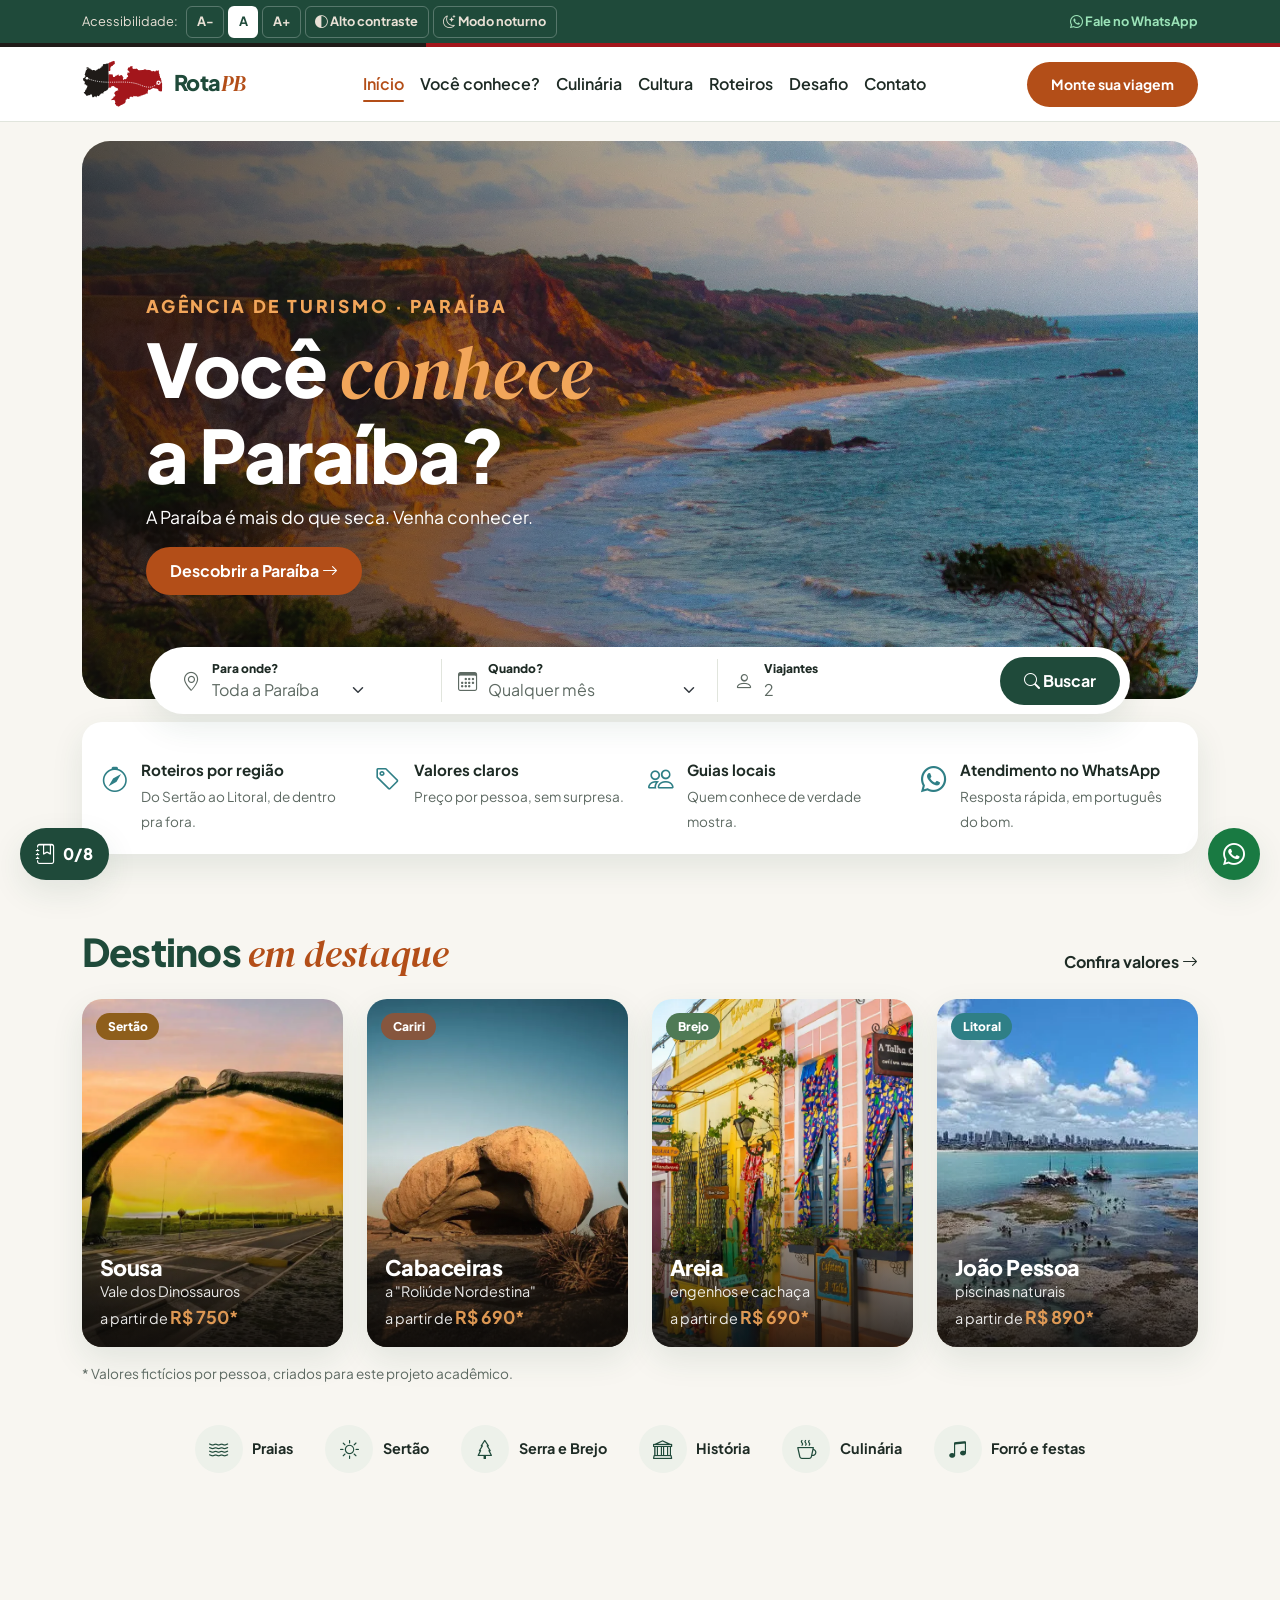
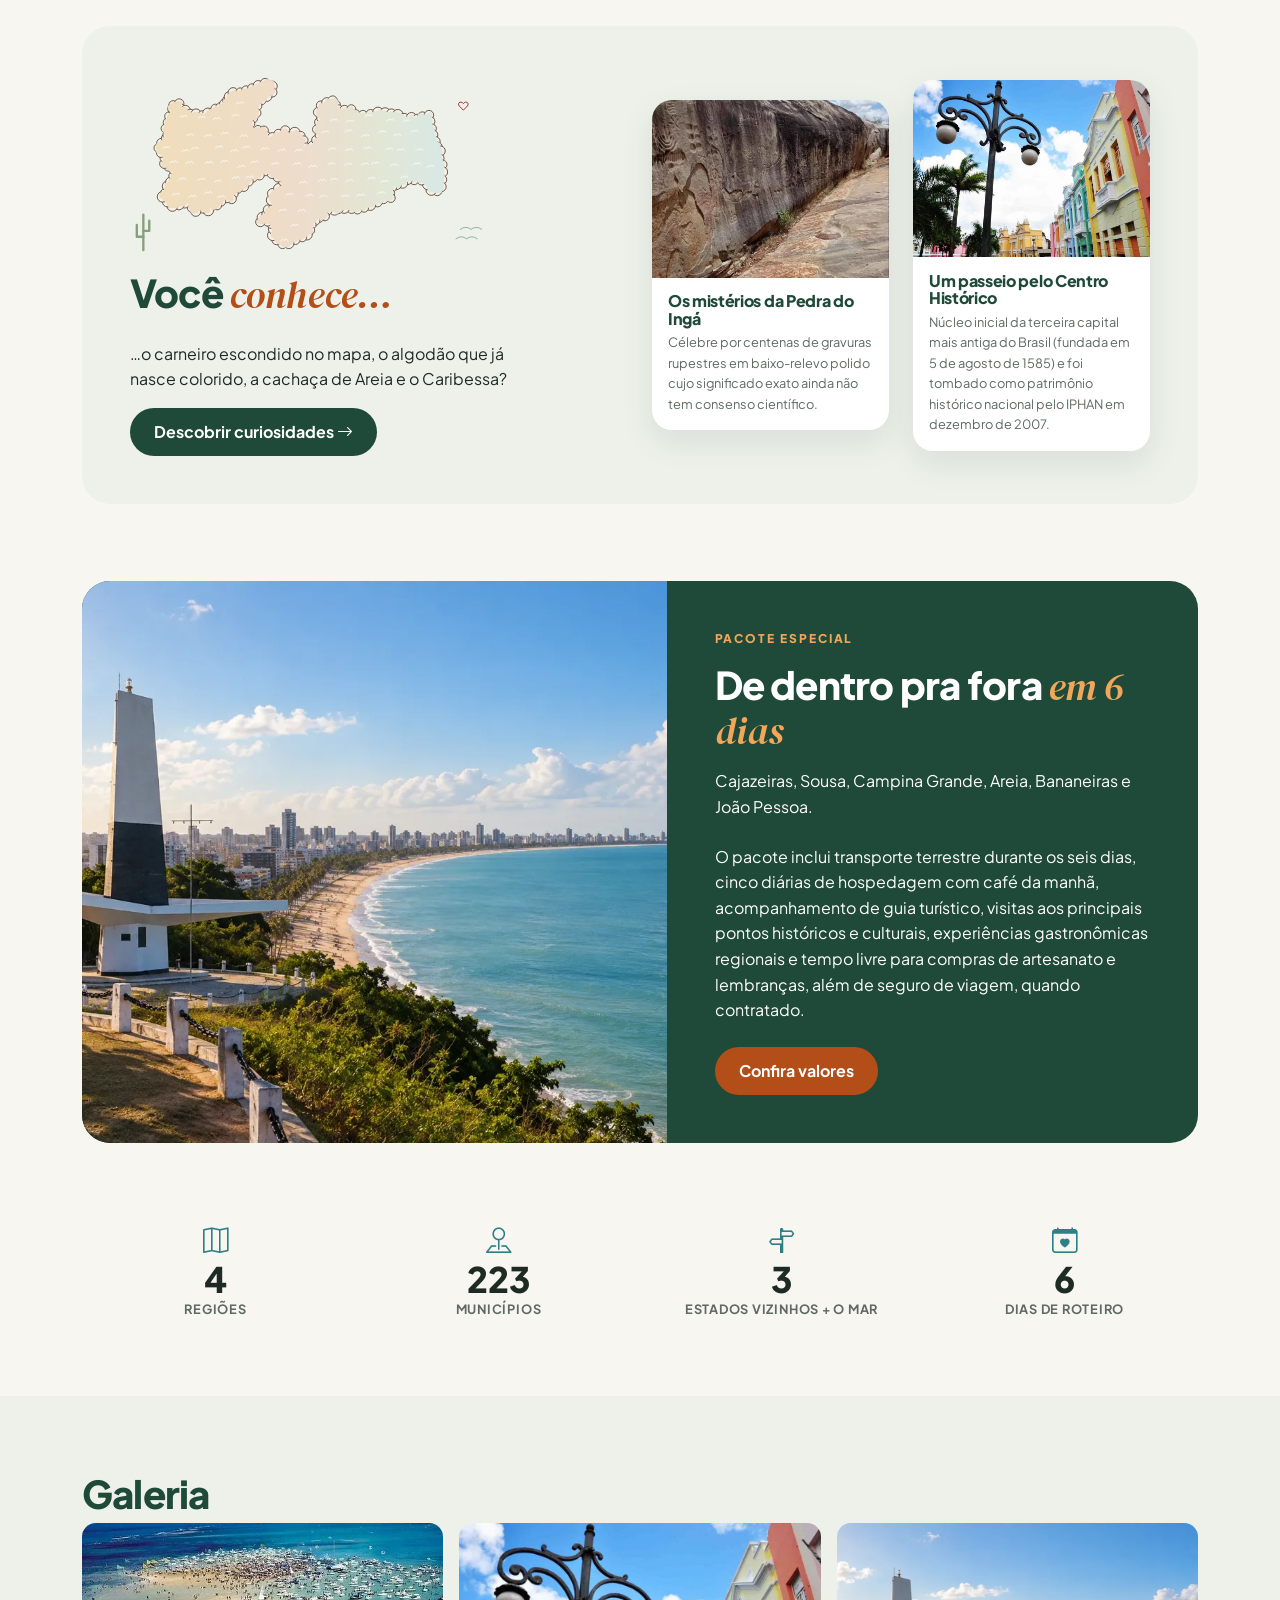
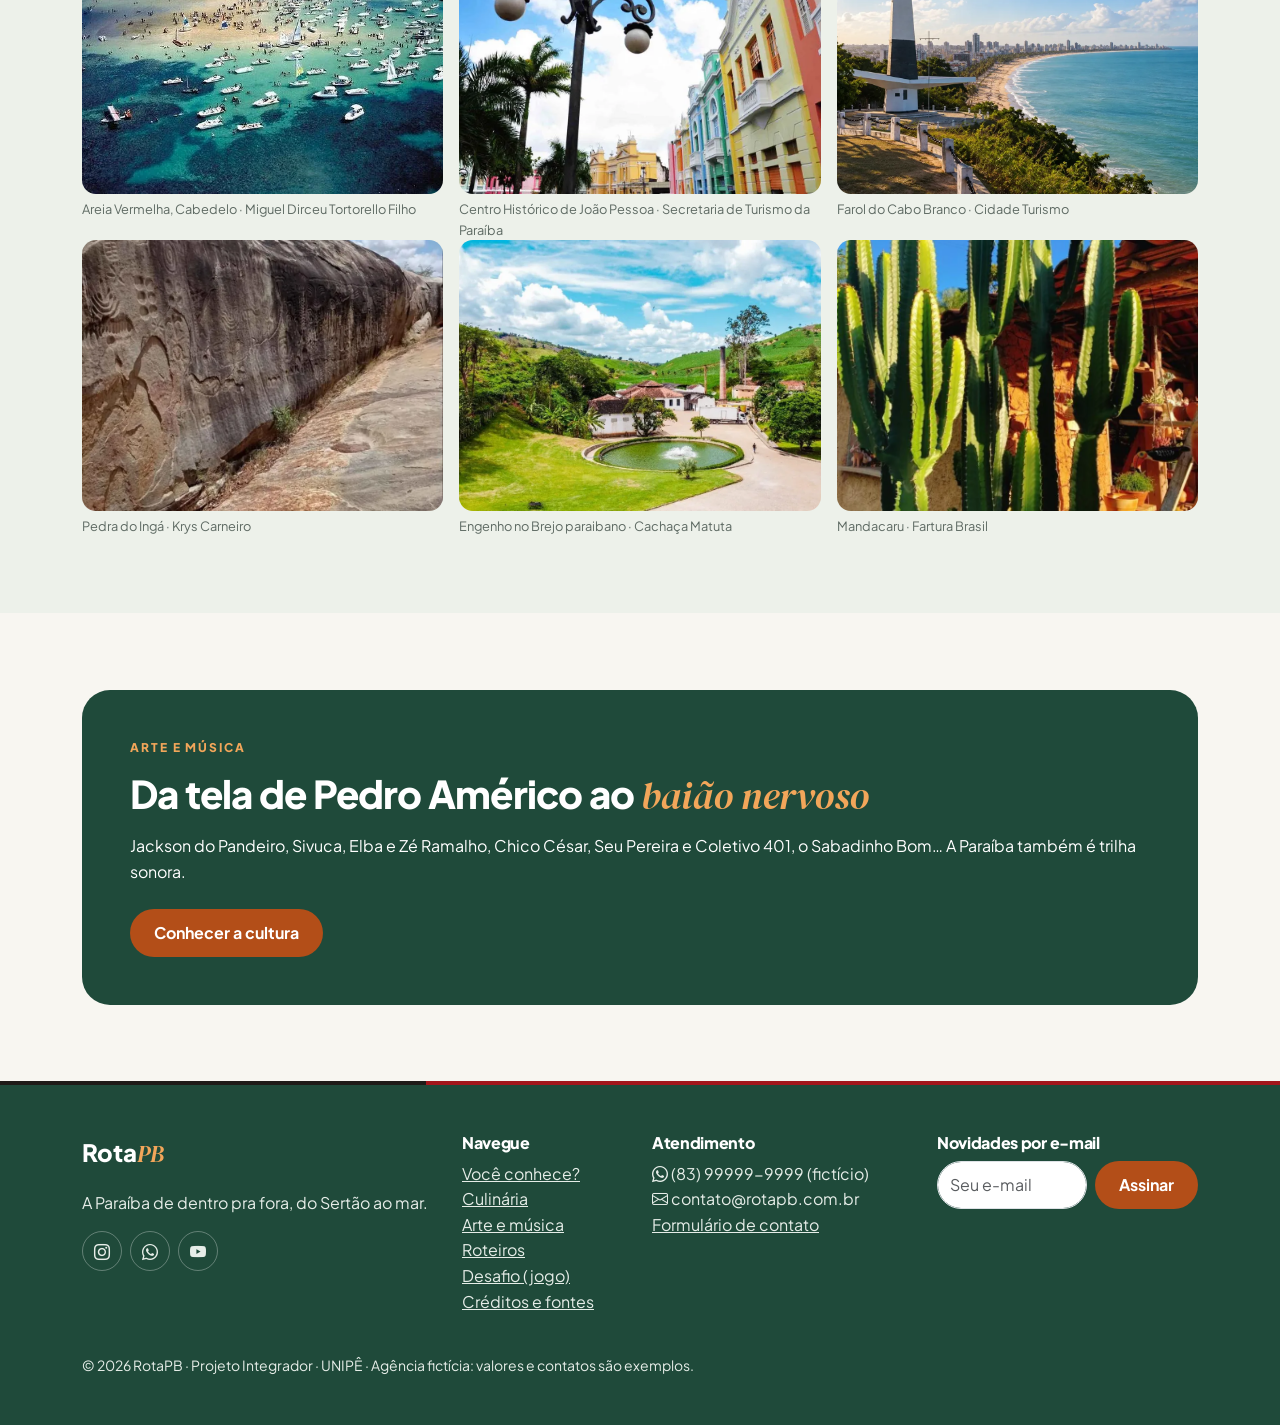
<file: index.html>
<!DOCTYPE html>
<html lang="pt-BR">
<head>
  <meta charset="UTF-8">
  <meta name="viewport" content="width=device-width, initial-scale=1">
  <title>RotaPB</title>
  <meta name="description" content="Você conhece a Paraíba? Roteiros, culinária e curiosidades do Sertão ao Litoral.">
  <!-- Fontes: Plus Jakarta Sans (títulos e texto) + DM Serif Display itálico (palavras em destaque) -->
  <link rel="preconnect" href="https://fonts.googleapis.com">
  <link rel="preconnect" href="https://fonts.gstatic.com" crossorigin>
  <link href="https://fonts.googleapis.com/css2?family=DM+Serif+Display:ital@1&family=Plus+Jakarta+Sans:wght@400;600;700;800&display=swap" rel="stylesheet">
  <!-- ETAPA 12: Bootstrap (cópia local na pasta assets) -->
  <link rel="stylesheet" href="assets/bootstrap/bootstrap.min.css">
  <link rel="stylesheet" href="assets/bootstrap-icons/bootstrap-icons.min.css">
  <!-- ETAPA 7: nosso CSS vem DEPOIS do Bootstrap para poder sobrescrever -->
  <link rel="stylesheet" href="css/style.css">
</head>
<body>
  <!-- ETAPA 13 (acessibilidade): link para pular direto ao conteúdo -->
  <a class="pular-conteudo" href="#conteudo">Pular para o conteúdo</a>

  <!-- ===================== BARRA DE ACESSIBILIDADE (ETAPA 13 + ETAPA 11) ===================== -->
  <div class="barra-acess">
    <div class="container d-flex flex-wrap align-items-center justify-content-between gap-2">
      <div class="d-flex flex-wrap align-items-center gap-1" role="group" aria-label="Acessibilidade">
        <span class="me-1 rotulo">Acessibilidade:</span>
        <button type="button" class="btn-acess" id="fonteMenor" aria-label="Diminuir texto">A-</button>
        <button type="button" class="btn-acess" id="fonteNormal" aria-label="Tamanho normal do texto">A</button>
        <button type="button" class="btn-acess" id="fonteMaior" aria-label="Aumentar texto">A+</button>
        <button type="button" class="btn-acess" id="altoContraste" aria-pressed="false" aria-label="Alto contraste"><i class="bi bi-circle-half" aria-hidden="true"></i><span class="rotulo"> Alto contraste</span></button>
        <button type="button" class="btn-acess" id="botaoTema" aria-pressed="false" aria-label="Modo noturno"><i class="bi bi-moon-stars" aria-hidden="true"></i><span class="rotulo"> Modo noturno</span></button>
      </div>
      <a class="link-whats-topo" href="https://wa.me/5583999999999?text=Ol%C3%A1!%20Quero%20conhecer%20a%20Para%C3%ADba" target="_blank" rel="noopener"><i class="bi bi-whatsapp" aria-hidden="true"></i> Fale no WhatsApp</a>
    </div>
  </div>

  <!-- ===================== CABEÇALHO (ETAPA 6: header + nav | ETAPA 12: navbar) ===================== -->
  <header class="topo">
    <div class="faixa-bandeira" aria-hidden="true"></div>
    <nav class="navbar navbar-expand-lg" aria-label="Menu principal">
      <div class="container">
        <a class="navbar-brand marca" href="index.html">
          <img class="logo-mapa logo-claro" src="images/logo-rotapb-mapa.svg" alt="" width="96" height="56">
          <img class="logo-mapa logo-escuro" src="images/logo-rotapb-mapa-escuro.svg" alt="" width="96" height="56">
          <span class="marca-texto">Rota<em>PB</em></span>
        </a>
        <button class="navbar-toggler" type="button" data-bs-toggle="collapse" data-bs-target="#menu"
                aria-controls="menu" aria-expanded="false" aria-label="Abrir menu">
          <span class="navbar-toggler-icon"></span>
        </button>
        <div class="collapse navbar-collapse" id="menu">
          <ul class="navbar-nav mx-auto">
            <li class="nav-item"><a class="nav-link active" aria-current="page" href="index.html">Início</a></li>
            <li class="nav-item"><a class="nav-link" href="pages/conhece.html">Você conhece?</a></li>
            <li class="nav-item"><a class="nav-link" href="pages/culinaria.html">Culinária</a></li>
            <li class="nav-item"><a class="nav-link" href="pages/cultura.html">Cultura</a></li>
            <li class="nav-item"><a class="nav-link" href="pages/roteiros.html">Roteiros</a></li>
            <li class="nav-item"><a class="nav-link" href="pages/desafio.html">Desafio</a></li>
            <li class="nav-item"><a class="nav-link" href="pages/contato.html">Contato</a></li>
          </ul>
          <a class="btn btn-pb btn-sm" href="pages/contato.html">Monte sua viagem</a>
        </div>
      </div>
    </nav>
  </header>

  <main id="conteudo">

    <!-- ===================== HERO COM BUSCA (Pessoa 1) ===================== -->
    <section class="hero" aria-labelledby="tituloHero">
      <div class="container">
        <div class="hero-foto">
          <img src="images/fotos/falesias-litoral-sul.webp" alt="Falésias avermelhadas e mar no litoral sul da Paraíba ao entardecer">
          <div class="hero-texto">
            <p class="sobretitulo claro">Agência de turismo · Paraíba</p>
            <h1 id="tituloHero">Você <em>conhece</em><br>a Paraíba?</h1>
            <p>A Paraíba é mais do que seca. Venha conhecer.</p>
            <a class="btn btn-pb" href="pages/conhece.html">Descobrir a Paraíba <i class="bi bi-arrow-right" aria-hidden="true"></i></a>
          </div>
        </div>

        <!-- Barra de busca (ETAPA 9: formulário). Envia para a página de roteiros. -->
        <form class="busca" action="pages/roteiros.html" method="get" role="search" aria-label="Buscar roteiros">
          <div class="busca-campo">
            <i class="bi bi-geo-alt" aria-hidden="true"></i>
            <div><label for="buscaRegiao">Para onde?</label>
              <select id="buscaRegiao" name="regiao" class="form-select">
                <option value="todas">Toda a Paraíba</option><option value="sertao">Sertão</option><option value="borborema">Borborema e Cariri</option><option value="brejo">Brejo</option><option value="litoral">Litoral</option>
              </select></div>
          </div>
          <div class="busca-campo">
            <i class="bi bi-calendar3" aria-hidden="true"></i>
            <div><label for="buscaMes">Quando?</label>
              <select id="buscaMes" name="mes" class="form-select"><option>Qualquer mês</option><option>Junho (São João)</option><option>Agosto (Caminhos do Frio)</option><option>Verão</option></select></div>
          </div>
          <div class="busca-campo">
            <i class="bi bi-person" aria-hidden="true"></i>
            <div><label for="buscaPessoas">Viajantes</label>
              <input id="buscaPessoas" name="pessoas" type="number" class="form-control" min="1" max="20" value="2"></div>
          </div>
          <button type="submit" class="btn btn-escuro"><i class="bi bi-search" aria-hidden="true"></i> Buscar</button>
        </form>
      </div>
    </section>

    <!-- ===================== VANTAGENS ===================== -->
    <section class="secao pt-4" aria-label="Por que viajar com a gente">
      <div class="container">
        <div class="row g-3 vantagens">
          <div class="col-6 col-lg-3"><div class="vantagem"><i class="bi bi-compass" aria-hidden="true"></i><div><strong>Roteiros por região</strong><span>Do Sertão ao Litoral, de dentro pra fora.</span></div></div></div>
          <div class="col-6 col-lg-3"><div class="vantagem"><i class="bi bi-tag" aria-hidden="true"></i><div><strong>Valores claros</strong><span>Preço por pessoa, sem surpresa.</span></div></div></div>
          <div class="col-6 col-lg-3"><div class="vantagem"><i class="bi bi-people" aria-hidden="true"></i><div><strong>Guias locais</strong><span>Quem conhece de verdade mostra.</span></div></div></div>
          <div class="col-6 col-lg-3"><div class="vantagem"><i class="bi bi-whatsapp" aria-hidden="true"></i><div><strong>Atendimento no WhatsApp</strong><span>Resposta rápida, em português do bom.</span></div></div></div>
        </div>
      </div>
    </section>

    <!-- ===================== DESTINOS EM DESTAQUE (cards do Bootstrap) ===================== -->
    <section class="secao pt-0" aria-labelledby="tituloDestinos">
      <div class="container">
        <div class="d-flex flex-wrap justify-content-between align-items-end gap-2 mb-4">
          <h2 id="tituloDestinos" class="titulo-secao mb-0">Destinos <em>em destaque</em></h2>
          <button type="button" class="link-seta" data-bs-toggle="modal" data-bs-target="#modalValores">Confira valores <i class="bi bi-arrow-right" aria-hidden="true"></i></button>
        </div>
        <div class="row g-4">
          <div class="col-12 col-sm-6 col-lg-3">
            <article class="card-destino regiao-sertao">
              <img src="images/fotos/dinossauros-por-do-sol.webp" alt="Portal dos dinossauros em Sousa ao pôr do sol" loading="lazy">
              <span class="selo-regiao">Sertão</span>
              <div class="card-destino-texto">
                <h3>Sousa</h3>
                <p>Vale dos Dinossauros</p>
                <p class="preco">a partir de <strong>R$ 750*</strong></p>
              </div>
              <a class="stretched-link" href="pages/roteiros.html?regiao=sertao" aria-label="Ver roteiro de Sousa"></a>
            </article>
          </div>
          <div class="col-12 col-sm-6 col-lg-3">
            <article class="card-destino regiao-borborema">
              <img src="images/fotos/lajedo-cariri.webp" alt="Rochas e mandacaru no Cariri" loading="lazy">
              <span class="selo-regiao">Cariri</span>
              <div class="card-destino-texto">
                <h3>Cabaceiras</h3>
                <p>a "Roliúde Nordestina"</p>
                <p class="preco">a partir de <strong>R$ 690*</strong></p>
              </div>
              <a class="stretched-link" href="pages/roteiros.html?regiao=borborema" aria-label="Ver roteiro de Cabaceiras"></a>
            </article>
          </div>
          <div class="col-12 col-sm-6 col-lg-3">
            <article class="card-destino regiao-brejo">
              <img src="images/fotos/casario-areia.webp" alt="Casario colorido em Areia" loading="lazy">
              <span class="selo-regiao">Brejo</span>
              <div class="card-destino-texto">
                <h3>Areia</h3>
                <p>engenhos e cachaça</p>
                <p class="preco">a partir de <strong>R$ 690*</strong></p>
              </div>
              <a class="stretched-link" href="pages/roteiros.html?regiao=brejo" aria-label="Ver roteiro de Areia"></a>
            </article>
          </div>
          <div class="col-12 col-sm-6 col-lg-3">
            <article class="card-destino regiao-litoral">
              <img src="images/fotos/picaozinho.webp" alt="Piscinas naturais de Picãozinho" loading="lazy">
              <span class="selo-regiao">Litoral</span>
              <div class="card-destino-texto">
                <h3>João Pessoa</h3>
                <p>piscinas naturais</p>
                <p class="preco">a partir de <strong>R$ 890*</strong></p>
              </div>
              <a class="stretched-link" href="pages/roteiros.html?regiao=litoral" aria-label="Ver roteiro de João Pessoa"></a>
            </article>
          </div>
        </div>
        <p class="nota mt-3">* Valores fictícios por pessoa, criados para este projeto acadêmico.</p>

        <!-- Categorias -->
        <nav class="categorias" aria-label="Explorar por tema">
          <a class="chip-cat" href="pages/roteiros.html?regiao=litoral"><span class="chip-icone"><i class="bi bi-water" aria-hidden="true"></i></span>Praias</a>
          <a class="chip-cat" href="pages/roteiros.html?regiao=sertao"><span class="chip-icone"><i class="bi bi-sun" aria-hidden="true"></i></span>Sertão</a>
          <a class="chip-cat" href="pages/roteiros.html?regiao=brejo"><span class="chip-icone"><i class="bi bi-tree" aria-hidden="true"></i></span>Serra e Brejo</a>
          <a class="chip-cat" href="pages/conhece.html"><span class="chip-icone"><i class="bi bi-bank" aria-hidden="true"></i></span>História</a>
          <a class="chip-cat" href="pages/culinaria.html"><span class="chip-icone"><i class="bi bi-cup-hot" aria-hidden="true"></i></span>Culinária</a>
          <a class="chip-cat" href="pages/roteiros.html?regiao=borborema#tituloFestas"><span class="chip-icone"><i class="bi bi-music-note-beamed" aria-hidden="true"></i></span>Forró e festas</a>
        </nav>
      </div>
    </section>

    <!-- ===================== VOCÊ CONHECE? ===================== -->
    <section class="secao" aria-labelledby="tituloConhece">
      <div class="container">
        <div class="bloco-claro">
          <div class="row g-4 align-items-center">
            <div class="col-12 col-lg-5">
              <img class="carneirinho" src="images/carneirinho-paraiba.svg" alt="O mapa da Paraíba desenhado como um carneirinho de lã">
              <h2 id="tituloConhece" class="titulo-secao">Você <em>conhece…</em></h2>
              <p>…o carneiro escondido no mapa, o algodão que já nasce colorido, a cachaça de Areia e o Caribessa?</p>
              <a class="btn btn-escuro" href="pages/conhece.html">Descobrir curiosidades <i class="bi bi-arrow-right" aria-hidden="true"></i></a>
            </div>
            <div class="col-12 col-md-6 col-lg-3 offset-lg-1">
              <article class="card-historia">
                <img src="images/fotos/pedra-do-inga.webp" alt="Inscrições rupestres na Pedra do Ingá" loading="lazy">
                <h3>Os mistérios da Pedra do Ingá</h3><p>Célebre por centenas de gravuras rupestres em baixo-relevo polido cujo significado exato ainda não tem consenso científico.</p>
              </article>
            </div>
            <div class="col-12 col-md-6 col-lg-3">
              <article class="card-historia">
                <img src="images/fotos/centro-historico-jp.webp" alt="Casarões coloridos no Centro Histórico de João Pessoa" loading="lazy">
                <h3>Um passeio pelo Centro Histórico</h3><p>Núcleo inicial da terceira capital mais antiga do Brasil (fundada em 5 de agosto de 1585) e foi tombado como patrimônio histórico nacional pelo IPHAN em dezembro de 2007.</p>
              </article>
            </div>
          </div>
        </div>
      </div>
    </section>

    <!-- ===================== OFERTA ESPECIAL ===================== -->
    <section class="secao pt-0" aria-labelledby="tituloOferta">
      <div class="container">
        <div class="oferta">
          <img src="images/fotos/farol-cabo-branco.webp" alt="Farol do Cabo Branco e a orla de João Pessoa" loading="lazy">
          <div class="oferta-texto">
            <p class="sobretitulo claro">Pacote especial</p>
            <h2 id="tituloOferta">De dentro pra fora <em>em 6 dias</em></h2>
            <p>Cajazeiras, Sousa, Campina Grande, Areia, Bananeiras e João Pessoa.</p>
            <p>O pacote inclui transporte terrestre durante os seis dias, cinco diárias de hospedagem com café da manhã, acompanhamento de guia turístico, visitas aos principais pontos históricos e culturais, experiências gastronômicas regionais e tempo livre para compras de artesanato e lembranças, além de seguro de viagem, quando contratado.</p>
            <button type="button" class="btn btn-pb" data-bs-toggle="modal" data-bs-target="#modalValores">Confira valores</button>
          </div>
        </div>
      </div>
    </section>

    <!-- ===================== NÚMEROS ===================== -->
    <section class="secao pt-0" aria-label="A Paraíba em números">
      <div class="container">
        <div class="row g-3 numeros text-center">
          <div class="col-6 col-md-3"><i class="bi bi-map" aria-hidden="true"></i><strong>4</strong><span>regiões</span></div>
          <div class="col-6 col-md-3"><i class="bi bi-pin-map" aria-hidden="true"></i><strong>223</strong><span>municípios</span></div>
          <div class="col-6 col-md-3"><i class="bi bi-signpost-split" aria-hidden="true"></i><strong>3</strong><span>estados vizinhos + o mar</span></div>
          <div class="col-6 col-md-3"><i class="bi bi-calendar-heart" aria-hidden="true"></i><strong>6</strong><span>dias de roteiro</span></div>
        </div>
      </div>
    </section>

    <!-- ===================== ETAPA 10: GALERIA E VÍDEO ===================== -->
    <section class="secao secao-clara" aria-labelledby="tituloGaleria">
      <div class="container">
        <h2 id="tituloGaleria" class="titulo-secao">Galeria</h2>
        <div class="row g-3">
          <figure class="col-6 col-md-4 m-0"><img class="foto " src="images/fotos/areia-vermelha.webp" alt="Areia Vermelha, Cabedelo" loading="lazy"><figcaption>Areia Vermelha, Cabedelo · Miguel Dirceu Tortorello Filho</figcaption></figure>
          <figure class="col-6 col-md-4 m-0"><img class="foto " src="images/fotos/centro-historico-jp.webp" alt="Centro Histórico de João Pessoa" loading="lazy"><figcaption>Centro Histórico de João Pessoa · Secretaria de Turismo da Paraíba</figcaption></figure>
          <figure class="col-6 col-md-4 m-0"><img class="foto " src="images/fotos/farol-cabo-branco.webp" alt="Farol do Cabo Branco" loading="lazy"><figcaption>Farol do Cabo Branco · Cidade Turismo</figcaption></figure>
          <figure class="col-6 col-md-4 m-0"><img class="foto " src="images/fotos/pedra-do-inga.webp" alt="Pedra do Ingá" loading="lazy"><figcaption>Pedra do Ingá · Krys Carneiro</figcaption></figure>
          <figure class="col-6 col-md-4 m-0"><img class="foto " src="images/fotos/engenho-brejo.webp" alt="Engenho no Brejo paraibano" loading="lazy"><figcaption>Engenho no Brejo paraibano · Cachaça Matuta</figcaption></figure>
          <figure class="col-6 col-md-4 m-0"><img class="foto " src="images/fotos/mandacaru.webp" alt="Mandacaru" loading="lazy"><figcaption>Mandacaru · Fartura Brasil</figcaption></figure>
        </div>
      </div>
    </section>

    <!-- ===================== CHAMADA PARA A PÁGINA CULTURA ===================== -->
    <section class="secao" aria-labelledby="tituloMusica">
      <div class="container">
        <div class="oferta oferta-simples">
          <div class="oferta-texto">
            <p class="sobretitulo claro">Arte e música</p>
            <h2 id="tituloMusica">Da tela de Pedro Américo ao <em>baião nervoso</em></h2>
            <p>Jackson do Pandeiro, Sivuca, Elba e Zé Ramalho, Chico César, Seu Pereira e Coletivo 401, o Sabadinho Bom… A Paraíba também é trilha sonora.</p>
            <a class="btn btn-pb" href="pages/cultura.html">Conhecer a cultura</a>
          </div>
        </div>
      </div>
    </section>
  </main>

  <!-- ===================== MODAL "CONFIRA VALORES" (Bootstrap: abre sem JS nosso) ===================== -->
  <div class="modal fade" id="modalValores" tabindex="-1" aria-labelledby="tituloValores" aria-hidden="true">
    <div class="modal-dialog modal-dialog-centered modal-lg">
      <div class="modal-content">
        <div class="modal-header">
          <h2 class="modal-title h4" id="tituloValores">Confira valores</h2>
          <button type="button" class="btn-close" data-bs-dismiss="modal" aria-label="Fechar"></button>
        </div>
        <div class="modal-body">
          <div class="table-responsive">
            <table class="table align-middle">
              <thead><tr><th scope="col">Pacote</th><th scope="col">Cidades</th><th scope="col">Duração</th><th scope="col" class="text-end">Por pessoa</th></tr></thead>
              <tbody>
                <tr><th scope="row">Litoral</th><td>João Pessoa, Picãozinho e Areia Vermelha</td><td>3 dias</td><td class="text-end">R$ 890</td></tr>
                <tr><th scope="row">Brejo</th><td>Areia e Bananeiras, com rota dos engenhos</td><td>2 dias</td><td class="text-end">R$ 690</td></tr>
                <tr><th scope="row">Cariri e Sertão</th><td>Cabaceiras, Sousa e Cajazeiras</td><td>3 dias</td><td class="text-end">R$ 980</td></tr>
                <tr><th scope="row">Travessia completa</th><td>Do Sertão ao mar, 6 cidades</td><td>6 dias</td><td class="text-end">R$ 2.490</td></tr>
              </tbody>
            </table>
          </div>
          <p class="nota mb-0">Valores fictícios, criados para o projeto acadêmico.</p>
        </div>
        <div class="modal-footer">
          <a class="btn btn-escuro" href="https://wa.me/5583999999999?text=Ol%C3%A1!%20Quero%20conhecer%20a%20Para%C3%ADba" target="_blank" rel="noopener"><i class="bi bi-whatsapp" aria-hidden="true"></i> Tirar dúvidas</a>
          <a class="btn btn-pb" href="pages/contato.html">Quero reservar</a>
        </div>
      </div>
    </div>
  </div>

  <!-- ===================== RODAPÉ (ETAPA 6: footer) ===================== -->
  <footer class="rodape">
    <div class="faixa-bandeira" aria-hidden="true"></div>
    <div class="container py-5">
      <div class="row g-4">
        <section class="col-12 col-lg-4">
          <p class="marca-rodape">Rota<em>PB</em></p>
          <p>A Paraíba de dentro pra fora, do Sertão ao mar.</p>
          <div class="d-flex gap-2">
            <a class="rede" href="https://instagram.com" target="_blank" rel="noopener" aria-label="Instagram"><i class="bi bi-instagram"></i></a>
            <a class="rede" href="https://wa.me/5583999999999?text=Ol%C3%A1!%20Quero%20conhecer%20a%20Para%C3%ADba" target="_blank" rel="noopener" aria-label="WhatsApp"><i class="bi bi-whatsapp"></i></a>
            <a class="rede" href="https://youtube.com" target="_blank" rel="noopener" aria-label="YouTube"><i class="bi bi-youtube"></i></a>
          </div>
        </section>
        <section class="col-12 col-sm-6 col-lg-2">
          <h2 class="h6">Navegue</h2>
          <ul class="list-unstyled">
            <li><a href="pages/conhece.html">Você conhece?</a></li>
            <li><a href="pages/culinaria.html">Culinária</a></li>
            <li><a href="pages/cultura.html">Arte e música</a></li>
            <li><a href="pages/roteiros.html">Roteiros</a></li>
            <li><a href="pages/desafio.html">Desafio (jogo)</a></li>
            <li><a href="pages/creditos.html">Créditos e fontes</a></li>
          </ul>
        </section>
        <section class="col-12 col-sm-6 col-lg-3">
          <h2 class="h6">Atendimento</h2>
          <ul class="list-unstyled">
            <li><i class="bi bi-whatsapp" aria-hidden="true"></i> (83) 99999-9999 <span class="text-nowrap">(fictício)</span></li>
            <li><i class="bi bi-envelope" aria-hidden="true"></i> contato@rotapb.com.br</li>
            <li><a href="pages/contato.html">Formulário de contato</a></li>
          </ul>
        </section>
        <section class="col-12 col-lg-3">
          <h2 class="h6">Novidades por e-mail</h2>
          <form class="assinatura" novalidate>
            <label for="emailNews-h" class="visually-hidden">Seu e-mail</label>
            <input id="emailNews-h" type="email" class="form-control" placeholder="Seu e-mail" required>
            <button type="submit" class="btn btn-pb">Assinar</button>
          </form>
        </section>
      </div>
      <p class="small mt-4 mb-0">© <span class="js-ano">2026</span> RotaPB · Projeto Integrador · UNIPÊ · Agência fictícia: valores e contatos são exemplos.</p>
    </div>
  </footer>

  <!-- ===================== PASSAPORTE (ETAPA 11: localStorage) ===================== -->
  <button type="button" class="flutuante passaporte-botao" data-bs-toggle="modal" data-bs-target="#modalPassaporte" aria-label="Abrir meu passaporte">
    <i class="bi bi-journal-bookmark" aria-hidden="true"></i><span class="js-passaporte-contagem">0/8</span>
  </button>
  <div class="modal fade" id="modalPassaporte" tabindex="-1" aria-labelledby="tituloPassaporte" aria-hidden="true">
    <div class="modal-dialog modal-dialog-centered modal-lg">
      <div class="modal-content passaporte">
        <div class="modal-header">
          <h2 class="modal-title h4" id="tituloPassaporte">Meu passaporte paraibano</h2>
          <button type="button" class="btn-close" data-bs-dismiss="modal" aria-label="Fechar"></button>
        </div>
        <div class="modal-body">
          <p class="mb-2">Ganhe carimbos explorando o site e vencendo as salas do <a href="pages/desafio.html">Desafio</a>. Os carimbos ficam salvos neste navegador.</p>
          <div class="progress passaporte-progresso" role="progressbar" aria-label="Carimbos conquistados" aria-valuemin="0" aria-valuemax="8" aria-valuenow="0">
            <div class="progress-bar" id="barraPassaporte" style="width: 0%"></div>
          </div>
          <ul class="grade-carimbos" id="gradeCarimbos" aria-label="Carimbos"></ul>
          <div id="passaporteCompleto" class="alert alert-success mt-3" hidden>
            <strong>Passaporte completo!</strong> Você ganhou <strong>10% de desconto</strong> em qualquer roteiro. Use o cupom <code class="cupom">ROTAPB10</code> ao <a href="pages/contato.html">montar sua viagem</a>.
          </div>
        </div>
        <div class="modal-footer justify-content-between">
          <button type="button" class="btn btn-link text-decoration-none" id="zerarPassaporte">Zerar carimbos</button>
          <a class="btn btn-pb" href="pages/desafio.html">Ir para o Desafio</a>
        </div>
      </div>
    </div>
  </div>

  <!-- Botões flutuantes: WhatsApp e voltar ao topo (ETAPA 11) -->
  <a class="flutuante whatsapp" href="https://wa.me/5583999999999?text=Ol%C3%A1!%20Quero%20conhecer%20a%20Para%C3%ADba" target="_blank" rel="noopener" aria-label="Falar no WhatsApp"><i class="bi bi-whatsapp" aria-hidden="true"></i></a>
  <button id="voltarTopo" class="flutuante voltar-topo" type="button" aria-label="Voltar ao topo"><i class="bi bi-arrow-up" aria-hidden="true"></i></button>

  <script src="assets/bootstrap/bootstrap.bundle.min.js"></script>
  <script src="js/script.js"></script>
</body>
</html>
</file>
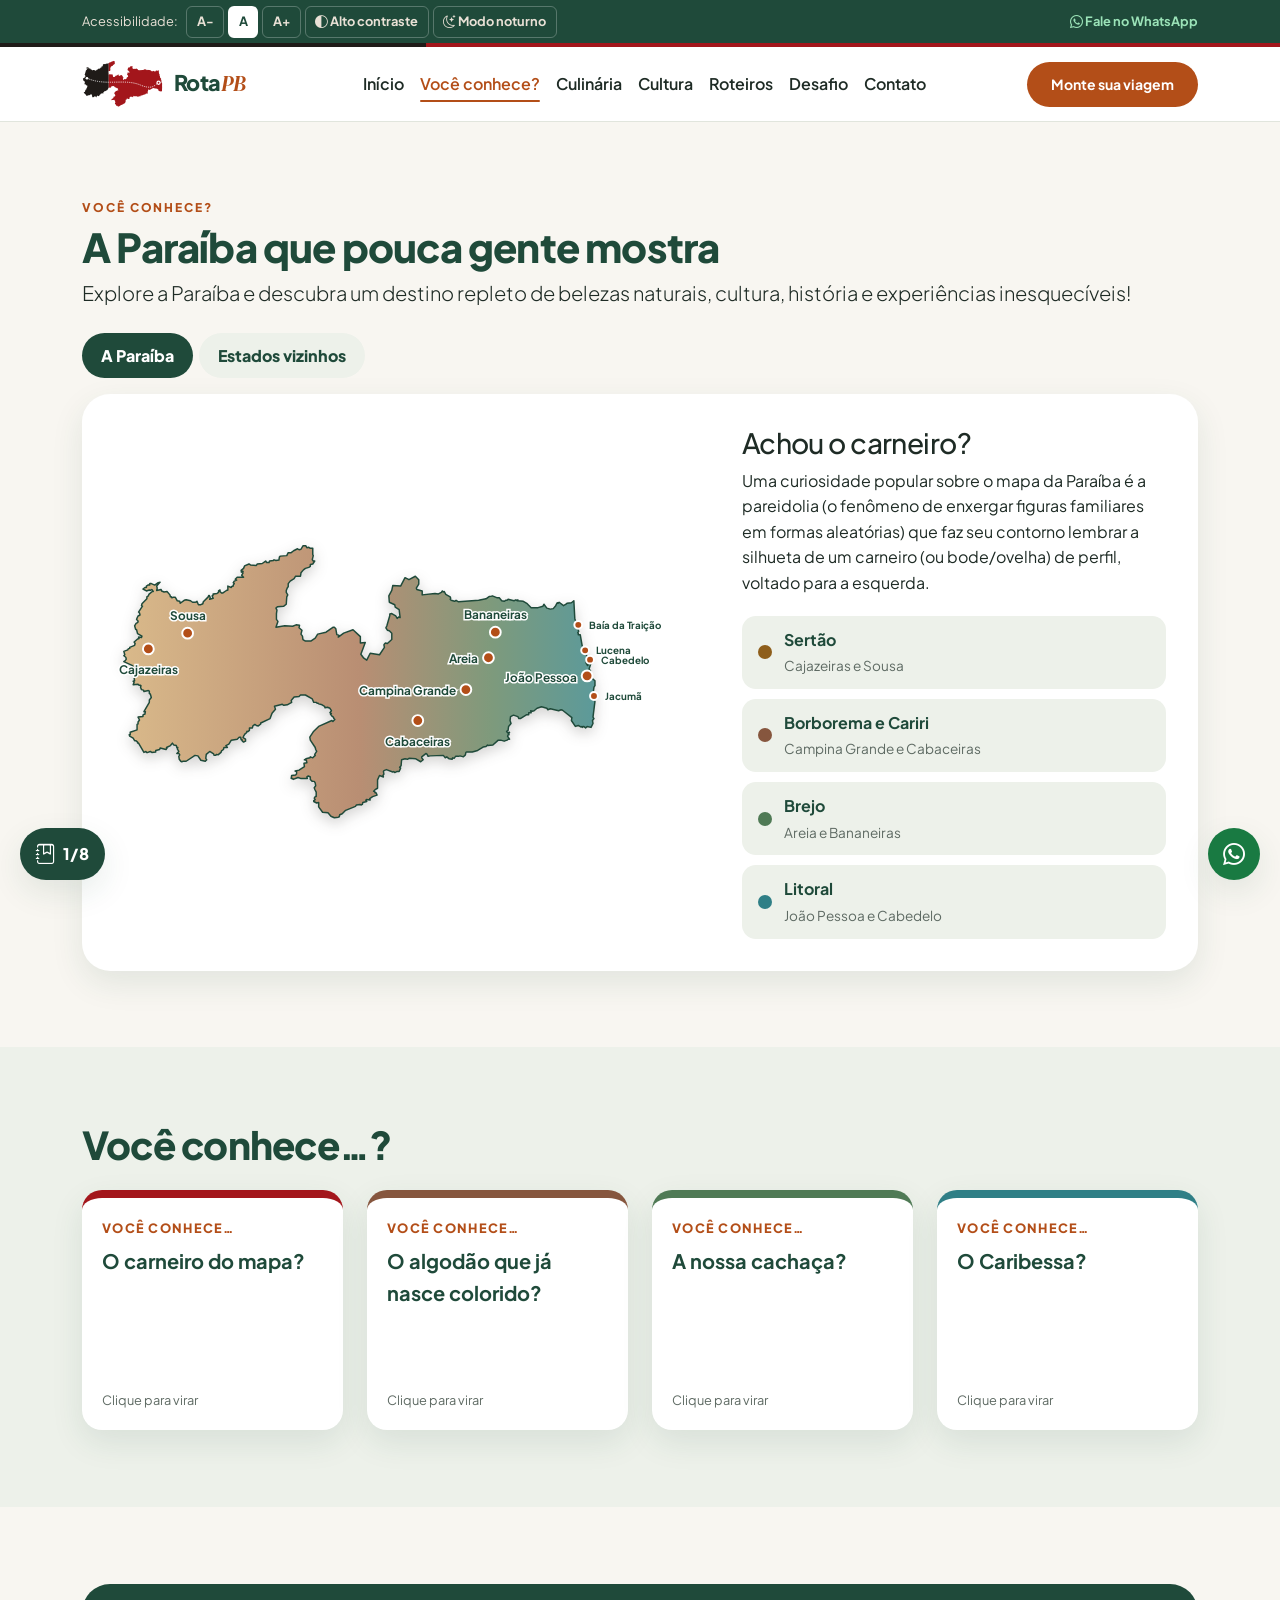
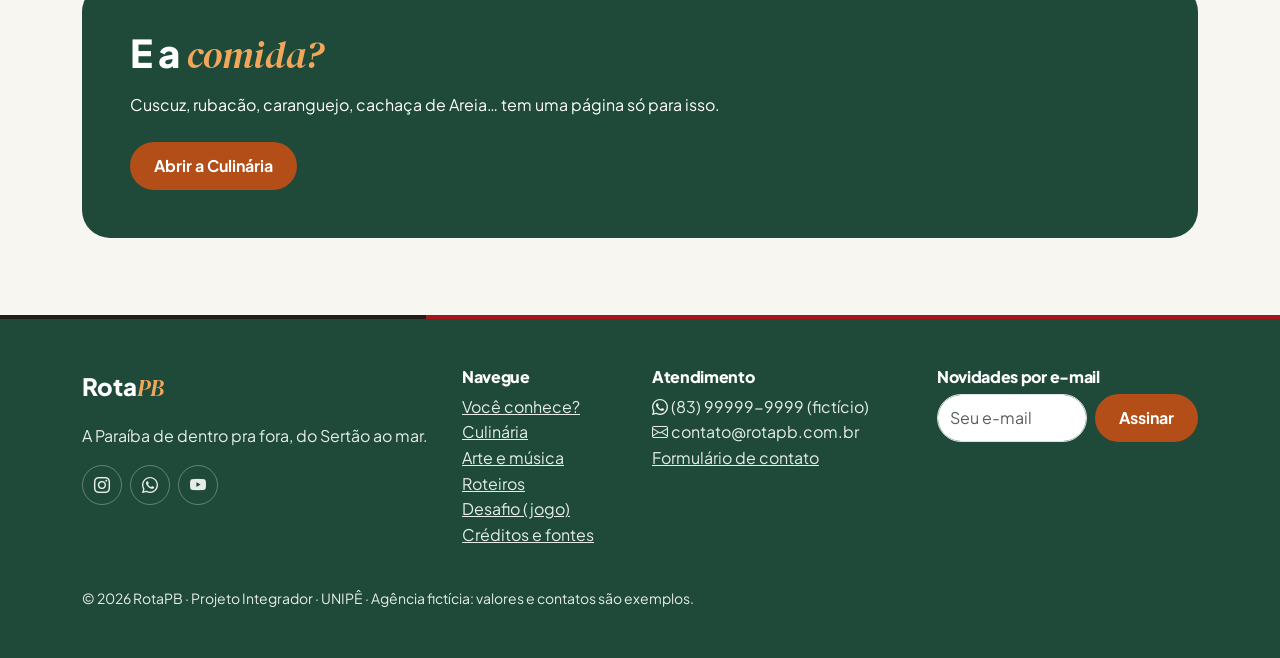
<file: pages/conhece.html>
<!DOCTYPE html>
<html lang="pt-BR">
<head>
  <meta charset="UTF-8">
  <meta name="viewport" content="width=device-width, initial-scale=1">
  <title>Você conhece? · RotaPB</title>
  <meta name="description" content="Curiosidades da Paraíba: o carneiro do mapa, o algodão colorido, a cachaça de Areia e o Caribessa.">
  <!-- Fontes: Plus Jakarta Sans (títulos e texto) + DM Serif Display itálico (palavras em destaque) -->
  <link rel="preconnect" href="https://fonts.googleapis.com">
  <link rel="preconnect" href="https://fonts.gstatic.com" crossorigin>
  <link href="https://fonts.googleapis.com/css2?family=DM+Serif+Display:ital@1&family=Plus+Jakarta+Sans:wght@400;600;700;800&display=swap" rel="stylesheet">
  <!-- ETAPA 12: Bootstrap (cópia local na pasta assets) -->
  <link rel="stylesheet" href="../assets/bootstrap/bootstrap.min.css">
  <link rel="stylesheet" href="../assets/bootstrap-icons/bootstrap-icons.min.css">
  <!-- ETAPA 7: nosso CSS vem DEPOIS do Bootstrap para poder sobrescrever -->
  <link rel="stylesheet" href="../css/style.css">
</head>
<body>
  <!-- ETAPA 13 (acessibilidade): link para pular direto ao conteúdo -->
  <a class="pular-conteudo" href="#conteudo">Pular para o conteúdo</a>

  <!-- ===================== BARRA DE ACESSIBILIDADE (ETAPA 13 + ETAPA 11) ===================== -->
  <div class="barra-acess">
    <div class="container d-flex flex-wrap align-items-center justify-content-between gap-2">
      <div class="d-flex flex-wrap align-items-center gap-1" role="group" aria-label="Acessibilidade">
        <span class="me-1 rotulo">Acessibilidade:</span>
        <button type="button" class="btn-acess" id="fonteMenor" aria-label="Diminuir texto">A-</button>
        <button type="button" class="btn-acess" id="fonteNormal" aria-label="Tamanho normal do texto">A</button>
        <button type="button" class="btn-acess" id="fonteMaior" aria-label="Aumentar texto">A+</button>
        <button type="button" class="btn-acess" id="altoContraste" aria-pressed="false" aria-label="Alto contraste"><i class="bi bi-circle-half" aria-hidden="true"></i><span class="rotulo"> Alto contraste</span></button>
        <button type="button" class="btn-acess" id="botaoTema" aria-pressed="false" aria-label="Modo noturno"><i class="bi bi-moon-stars" aria-hidden="true"></i><span class="rotulo"> Modo noturno</span></button>
      </div>
      <a class="link-whats-topo" href="https://wa.me/5583999999999?text=Ol%C3%A1!%20Quero%20conhecer%20a%20Para%C3%ADba" target="_blank" rel="noopener"><i class="bi bi-whatsapp" aria-hidden="true"></i> Fale no WhatsApp</a>
    </div>
  </div>

  <!-- ===================== CABEÇALHO (ETAPA 6: header + nav | ETAPA 12: navbar) ===================== -->
  <header class="topo">
    <div class="faixa-bandeira" aria-hidden="true"></div>
    <nav class="navbar navbar-expand-lg" aria-label="Menu principal">
      <div class="container">
        <a class="navbar-brand marca" href="../index.html">
          <img class="logo-mapa logo-claro" src="../images/logo-rotapb-mapa.svg" alt="" width="96" height="56">
          <img class="logo-mapa logo-escuro" src="../images/logo-rotapb-mapa-escuro.svg" alt="" width="96" height="56">
          <span class="marca-texto">Rota<em>PB</em></span>
        </a>
        <button class="navbar-toggler" type="button" data-bs-toggle="collapse" data-bs-target="#menu"
                aria-controls="menu" aria-expanded="false" aria-label="Abrir menu">
          <span class="navbar-toggler-icon"></span>
        </button>
        <div class="collapse navbar-collapse" id="menu">
          <ul class="navbar-nav mx-auto">
            <li class="nav-item"><a class="nav-link" href="../index.html">Início</a></li>
            <li class="nav-item"><a class="nav-link active" aria-current="page" href="conhece.html">Você conhece?</a></li>
            <li class="nav-item"><a class="nav-link" href="culinaria.html">Culinária</a></li>
            <li class="nav-item"><a class="nav-link" href="cultura.html">Cultura</a></li>
            <li class="nav-item"><a class="nav-link" href="roteiros.html">Roteiros</a></li>
            <li class="nav-item"><a class="nav-link" href="desafio.html">Desafio</a></li>
            <li class="nav-item"><a class="nav-link" href="contato.html">Contato</a></li>
          </ul>
          <a class="btn btn-pb btn-sm" href="contato.html">Monte sua viagem</a>
        </div>
      </div>
    </nav>
  </header>

  <!-- ======================================================================
       PÁGINA DA PESSOA 2 · "Você conhece?"
       JavaScript desta página: trocarAbas() e virarCartas()
       ====================================================================== -->
  <main id="conteudo">
    <section class="secao" aria-labelledby="tituloPagina">
      <div class="container">
        <p class="sobretitulo">Você conhece?</p>
        <h1 id="tituloPagina">A Paraíba que pouca gente mostra</h1>
        <p class="lead">Explore a Paraíba e descubra um destino repleto de belezas naturais, cultura, história e experiências inesquecíveis!</p>

        <!-- ETAPA 11: ABAS (a troca é feita pela função trocarAbas no script.js) -->
        <div class="abas" role="tablist" aria-label="Ver o mapa">
          <button class="aba ativa" type="button" role="tab" id="aba-pb" aria-controls="painel-pb" aria-selected="true">A Paraíba</button>
          <button class="aba" type="button" role="tab" id="aba-vizinhos" aria-controls="painel-vizinhos" aria-selected="false">Estados vizinhos</button>
        </div>
        <div class="painel" id="painel-pb" role="tabpanel" aria-labelledby="aba-pb">
          <div class="row align-items-center g-4">
            <div class="col-12 col-lg-7">
              <svg class="mapa-pb" viewBox="0 0 1230 594" role="img" aria-labelledby="mapaTitulo">
          <title id="mapaTitulo">Mapa da Paraíba, o carneiro, com as cidades do roteiro do Sertão ao Litoral</title>
          <defs>
            <!-- degradê de oeste para leste: Sertão → Borborema → Brejo → Litoral -->
            <linearGradient id="gradRegioes" x1="0" x2="1" y1="0" y2="0">
              <stop offset="0" stop-color="#D9B98A"/>
              <stop offset="0.5" stop-color="#B98E73"/>
              <stop offset="0.78" stop-color="#7E9A7C"/>
              <stop offset="1" stop-color="#5C9A9A"/>
            </linearGradient>
          </defs>
          <path class="contorno" d="M392,22 L393,24 L397,23 L400,25 L405,25 L405,38 L406,40 L404,48 L406,51 L409,51 L405,57 L400,58 L400,62 L397,64 L390,66 L386,69 L381,75 L380,82 L370,82 L367,87 L359,92 L355,97 L355,103 L353,106 L351,111 L351,115 L354,120 L352,124 L351,139 L346,143 L333,144 L330,147 L332,151 L331,158 L331,170 L334,174 L330,186 L348,183 L364,184 L371,181 L378,182 L377,187 L383,192 L381,200 L384,204 L385,211 L390,214 L401,214 L410,208 L415,200 L432,196 L446,186 L449,186 L452,189 L454,201 L458,202 L457,206 L468,198 L487,191 L502,205 L502,218 L512,217 L503,241 L509,249 L515,253 L522,239 L541,242 L551,227 L550,222 L551,220 L553,218 L557,219 L566,211 L566,198 L561,193 L557,192 L554,187 L556,183 L562,162 L562,159 L566,158 L574,163 L577,168 L580,165 L583,166 L581,150 L573,145 L572,140 L561,135 L560,122 L566,111 L568,101 L584,102 L593,85 L601,89 L614,82 L621,89 L621,98 L616,106 L617,109 L628,112 L628,120 L654,117 L661,118 L667,115 L669,112 L671,114 L673,113 L676,119 L685,124 L686,127 L685,129 L687,131 L694,133 L697,131 L702,134 L743,131 L758,128 L765,123 L768,123 L771,122 L781,126 L785,126 L790,132 L795,133 L798,131 L801,131 L803,129 L815,132 L819,130 L822,132 L823,130 L823,132 L834,133 L842,138 L850,146 L864,146 L874,143 L876,139 L882,147 L889,149 L895,148 L900,142 L903,136 L905,137 L907,135 L916,142 L921,139 L923,137 L932,136 L937,132 L939,169 L943,179 L947,181 L946,192 L947,194 L945,197 L946,198 L946,201 L950,201 L954,224 L959,231 L966,233 L962,242 L966,248 L962,252 L962,259 L965,264 L970,257 L968,249 L971,249 L972,259 L968,271 L971,275 L970,281 L973,284 L973,289 L980,295 L980,305 L978,308 L977,315 L979,325 L978,334 L980,337 L976,369 L978,372 L975,376 L976,382 L972,390 L964,388 L961,391 L957,388 L954,390 L954,388 L951,389 L946,386 L940,388 L932,376 L933,370 L914,355 L911,354 L906,356 L889,352 L884,354 L882,351 L871,348 L862,351 L856,356 L852,357 L849,356 L850,360 L845,360 L845,364 L841,364 L828,372 L825,372 L823,368 L814,365 L808,368 L807,376 L809,382 L804,388 L803,396 L800,398 L802,401 L806,400 L804,403 L805,405 L803,405 L802,408 L806,414 L803,414 L801,416 L795,418 L788,416 L783,416 L772,426 L762,427 L761,426 L758,429 L752,430 L741,437 L730,440 L719,440 L717,441 L716,446 L712,450 L705,448 L702,449 L696,449 L693,453 L690,452 L689,455 L683,454 L678,450 L675,452 L671,447 L644,448 L640,449 L638,445 L636,443 L627,450 L627,452 L630,456 L625,460 L615,454 L601,453 L598,455 L593,454 L586,456 L585,468 L582,471 L584,473 L581,480 L576,480 L572,482 L570,480 L568,481 L555,476 L550,478 L549,480 L550,485 L548,488 L549,491 L541,488 L537,497 L537,514 L532,517 L529,520 L531,520 L532,523 L534,523 L536,528 L527,531 L521,535 L522,538 L514,537 L513,539 L515,541 L507,543 L506,547 L504,548 L501,547 L494,548 L492,551 L472,559 L465,566 L460,568 L459,572 L457,573 L449,574 L442,571 L436,564 L425,563 L417,552 L417,543 L413,544 L407,541 L407,539 L410,537 L408,534 L410,531 L412,531 L412,522 L409,516 L408,513 L411,509 L410,503 L408,500 L404,500 L400,496 L400,491 L396,489 L393,491 L394,494 L380,494 L375,492 L365,496 L364,494 L361,494 L362,488 L370,487 L372,485 L372,480 L369,479 L377,477 L388,470 L387,463 L393,462 L392,457 L388,456 L391,455 L391,454 L399,452 L400,450 L405,452 L410,447 L409,445 L413,439 L411,435 L410,431 L400,416 L399,410 L406,399 L417,388 L444,376 L446,378 L450,374 L448,372 L447,369 L444,367 L441,363 L443,362 L440,360 L443,356 L440,351 L435,349 L430,350 L429,347 L424,344 L417,342 L416,341 L414,341 L412,339 L407,339 L404,332 L390,324 L380,324 L377,327 L367,328 L361,335 L362,339 L353,344 L346,345 L343,343 L327,347 L329,353 L322,361 L318,372 L299,381 L299,383 L294,387 L290,386 L287,384 L283,387 L282,391 L276,391 L276,396 L272,399 L271,398 L269,402 L267,403 L264,408 L263,411 L268,414 L268,418 L264,420 L261,417 L261,415 L259,415 L258,410 L255,410 L251,414 L239,416 L234,424 L228,427 L231,431 L224,431 L223,435 L219,438 L218,441 L212,446 L209,445 L207,447 L204,447 L203,444 L195,439 L188,445 L187,453 L189,456 L186,459 L177,457 L171,448 L165,447 L147,459 L141,459 L138,460 L136,459 L133,455 L132,449 L134,446 L132,443 L128,443 L132,439 L129,434 L130,431 L128,431 L127,427 L122,426 L119,422 L115,427 L107,431 L108,432 L106,435 L94,432 L93,435 L85,437 L85,440 L77,441 L74,439 L69,441 L66,441 L65,439 L61,441 L50,422 L48,422 L48,420 L45,417 L42,417 L39,412 L32,408 L31,405 L33,405 L33,400 L47,395 L47,384 L49,383 L49,379 L52,375 L49,369 L59,368 L59,365 L61,363 L63,363 L64,358 L61,358 L69,344 L72,339 L72,334 L76,329 L74,322 L72,321 L72,316 L70,315 L61,317 L60,314 L56,313 L54,308 L55,305 L54,304 L51,304 L49,302 L39,303 L41,298 L39,296 L42,295 L41,289 L46,280 L41,273 L43,269 L38,267 L38,264 L20,256 L23,254 L25,251 L24,247 L20,244 L22,242 L20,235 L28,232 L29,230 L32,229 L32,227 L42,223 L43,219 L41,216 L48,210 L51,209 L50,206 L56,207 L57,204 L48,199 L46,191 L44,190 L42,183 L45,178 L47,177 L49,175 L49,173 L46,170 L47,167 L49,163 L53,161 L52,157 L50,155 L58,143 L56,142 L57,138 L67,128 L67,124 L70,122 L71,119 L78,113 L80,113 L77,109 L74,111 L72,110 L66,112 L59,108 L63,105 L66,105 L66,102 L69,100 L73,100 L72,99 L73,97 L76,97 L83,100 L90,95 L94,94 L87,102 L88,106 L87,111 L96,109 L97,112 L102,114 L108,113 L114,120 L115,124 L117,124 L118,126 L120,125 L125,125 L129,132 L134,133 L135,137 L143,131 L147,130 L156,132 L160,135 L166,135 L169,133 L172,140 L177,140 L181,138 L182,134 L192,124 L193,121 L194,121 L196,125 L195,129 L202,127 L200,122 L203,119 L202,118 L210,117 L213,115 L213,112 L216,110 L216,113 L219,116 L222,116 L229,111 L232,110 L232,102 L239,105 L240,103 L243,102 L243,100 L245,97 L243,95 L245,92 L250,90 L247,88 L251,84 L264,84 L260,80 L263,75 L259,73 L263,72 L259,70 L264,66 L266,61 L275,57 L278,59 L290,60 L292,57 L302,56 L309,51 L311,54 L316,54 L317,51 L325,50 L325,49 L328,49 L330,50 L336,49 L337,43 L339,41 L352,40 L355,34 L361,34 L366,30 L374,26 L377,28 L381,27 L385,20 L391,20 Z M963,253 L967,253 L965,260 L964,260 L962,257 Z"/>
          <g class="pin" data-regiao="sertao" tabindex="0" role="button" aria-label="Ver roteiros do Sertão: Cajazeiras"><circle cx="70" cy="230" r="11"/><text x="70" y="282" text-anchor="middle">Cajazeiras</text></g>
          <g class="pin" data-regiao="sertao" tabindex="0" role="button" aria-label="Ver roteiros do Sertão: Sousa"><circle cx="150" cy="198" r="11"/><text x="150" y="172" text-anchor="middle">Sousa</text></g>
          <g class="pin" data-regiao="borborema" tabindex="0" role="button" aria-label="Ver roteiros da Borborema: Campina Grande"><circle cx="717" cy="313" r="11"/><text x="697" y="323" text-anchor="end">Campina Grande</text></g>
          <g class="pin" data-regiao="borborema" tabindex="0" role="button" aria-label="Ver roteiros do Cariri: Cabaceiras"><circle cx="619" cy="376" r="11"/><text x="619" y="428" text-anchor="middle">Cabaceiras</text></g>
          <g class="pin" data-regiao="brejo" tabindex="0" role="button" aria-label="Ver roteiros do Brejo: Areia"><circle cx="763" cy="248" r="11"/><text x="741" y="258" text-anchor="end">Areia</text></g>
          <g class="pin" data-regiao="brejo" tabindex="0" role="button" aria-label="Ver roteiros do Brejo: Bananeiras"><circle cx="777" cy="196" r="11"/><text x="777" y="170" text-anchor="middle">Bananeiras</text></g>
          <g class="pin" data-regiao="litoral" tabindex="0" role="button" aria-label="Ver roteiros do Litoral: João Pessoa"><circle cx="964" cy="285" r="11"/><text x="944" y="297" text-anchor="end">João Pessoa</text></g>
          <g class="pin pin-mini" data-regiao="litoral" tabindex="0" role="button" aria-label="Ver roteiros do Litoral: Cabedelo"><circle cx="970" cy="252" r="8"/><text x="992" y="260" text-anchor="start">Cabedelo</text></g>
          <g class="pin pin-mini" data-regiao="litoral" tabindex="0" role="button" aria-label="Ver roteiros do Litoral: Lucena"><circle cx="960" cy="233" r="8"/><text x="982" y="241" text-anchor="start">Lucena</text></g>
          <g class="pin pin-mini" data-regiao="litoral" tabindex="0" role="button" aria-label="Ver roteiros do Litoral: Baía da Traição"><circle cx="946" cy="181" r="8"/><text x="968" y="189" text-anchor="start">Baía da Traição</text></g>
          <g class="pin pin-mini" data-regiao="litoral" tabindex="0" role="button" aria-label="Ver roteiros do Litoral: Jacumã"><circle cx="978" cy="326" r="8"/><text x="1000" y="334" text-anchor="start">Jacumã</text></g>
        </svg>
            </div>
            <div class="col-12 col-lg-5">
              <h2 class="h3">Achou o carneiro?</h2>
              <p>Uma curiosidade popular sobre o mapa da Paraíba é a pareidolia (o fenômeno de enxergar figuras familiares em formas aleatórias) que faz seu contorno lembrar a silhueta de um carneiro (ou bode/ovelha) de perfil, voltado para a esquerda.</p>
              <ul class="lista-regioes">
                <li class="regiao-sertao"><span class="ponto" aria-hidden="true"></span><div><strong>Sertão</strong><span>Cajazeiras e Sousa</span></div></li>
                <li class="regiao-borborema"><span class="ponto" aria-hidden="true"></span><div><strong>Borborema e Cariri</strong><span>Campina Grande e Cabaceiras</span></div></li>
                <li class="regiao-brejo"><span class="ponto" aria-hidden="true"></span><div><strong>Brejo</strong><span>Areia e Bananeiras</span></div></li>
                <li class="regiao-litoral"><span class="ponto" aria-hidden="true"></span><div><strong>Litoral</strong><span>João Pessoa e Cabedelo</span></div></li>
              </ul>
            </div>
          </div>
        </div>
        <div class="painel" id="painel-vizinhos" role="tabpanel" aria-labelledby="aba-vizinhos" hidden>
          <div class="row align-items-center g-4">
            <div class="col-12 col-lg-7">
            <svg class="mapa-vizinhos" viewBox="0 0 1000 757" role="img" aria-labelledby="vizTitulo">
              <title id="vizTitulo">A Paraíba e seus vizinhos: Rio Grande do Norte ao norte, Ceará a oeste, Pernambuco ao sul e o Oceano Atlântico a leste</title>
              <path class="estado" d="M169,26 L183,31 L202,43 L212,46 L215,51 L237,63 L239,62 L251,67 L269,85 L273,87 L278,86 L287,97 L298,101 L313,115 L331,121 L334,119 L345,138 L352,144 L355,144 L382,177 L400,191 L408,193 L413,203 L427,217 L433,219 L437,217 L456,225 L463,239 L422,249 L418,263 L413,265 L409,272 L406,280 L407,289 L400,294 L394,311 L385,317 L380,326 L375,329 L374,335 L379,336 L366,359 L358,364 L356,370 L351,374 L347,372 L345,374 L343,370 L336,374 L331,385 L328,385 L328,390 L322,394 L324,403 L320,406 L329,408 L319,419 L316,427 L317,429 L314,432 L315,436 L312,439 L315,446 L319,448 L312,454 L312,457 L303,462 L305,469 L303,471 L313,477 L314,481 L311,492 L317,492 L321,498 L325,498 L327,503 L321,516 L322,518 L315,521 L317,523 L314,532 L308,534 L308,538 L305,542 L297,543 L296,549 L291,548 L290,552 L284,553 L281,562 L276,559 L268,563 L267,554 L263,549 L255,545 L251,547 L249,542 L245,543 L248,537 L244,529 L207,505 L180,508 L175,513 L145,518 L142,514 L137,512 L113,514 L114,507 L117,504 L119,484 L126,475 L125,473 L128,472 L126,471 L126,457 L132,450 L125,451 L121,443 L107,441 L94,434 L95,431 L87,419 L86,407 L88,399 L81,388 L81,379 L78,370 L75,369 L78,362 L72,329 L76,323 L72,316 L74,307 L71,302 L74,301 L72,296 L74,292 L74,286 L71,283 L73,282 L73,277 L67,274 L61,267 L59,268 L55,263 L51,262 L50,256 L42,251 L39,243 L43,233 L38,231 L46,222 L41,217 L41,212 L39,211 L45,205 L48,191 L52,186 L51,175 L55,168 L52,168 L50,164 L53,155 L46,152 L38,154 L42,144 L36,132 L33,132 L38,126 L40,119 L29,116 L30,110 L26,104 L29,102 L31,97 L33,96 L30,95 L28,87 L24,87 L22,82 L20,83 L31,59 L38,53 L38,44 L36,40 L31,39 L31,35 L38,31 L54,32 L75,28 L80,28 L82,31 L91,27 L108,26 L118,20 L125,23 Z"/>
              <path class="estado" d="M474,250 L480,249 L486,252 L494,249 L503,252 L511,261 L520,265 L522,264 L523,267 L545,264 L564,268 L566,267 L580,268 L599,262 L637,269 L651,274 L658,281 L665,296 L670,299 L672,307 L675,309 L680,329 L682,332 L681,337 L684,350 L686,352 L687,360 L691,365 L693,384 L699,390 L700,401 L704,404 L706,417 L697,421 L693,418 L685,424 L679,420 L668,423 L656,416 L643,417 L633,412 L621,416 L599,417 L588,408 L585,410 L570,411 L570,408 L565,407 L567,397 L564,395 L558,398 L555,396 L551,403 L543,403 L541,418 L549,424 L550,431 L548,432 L543,429 L541,429 L537,441 L543,445 L543,451 L536,455 L532,465 L523,464 L520,470 L515,465 L519,454 L515,454 L514,449 L508,443 L495,449 L493,442 L490,440 L476,446 L470,453 L465,453 L461,447 L462,443 L459,441 L460,439 L439,440 L441,435 L439,423 L448,419 L450,401 L456,394 L461,395 L463,389 L473,381 L472,380 L472,370 L464,367 L461,370 L449,374 L448,376 L443,376 L441,380 L411,385 L408,391 L410,396 L404,396 L401,403 L396,403 L396,407 L392,410 L389,407 L386,410 L382,410 L383,415 L380,415 L378,412 L372,420 L368,417 L358,416 L353,419 L349,414 L344,413 L341,408 L332,407 L332,404 L335,400 L330,403 L323,402 L322,394 L328,390 L328,385 L331,385 L336,374 L341,370 L345,374 L347,372 L351,374 L354,372 L358,364 L366,359 L371,352 L371,347 L379,336 L374,335 L375,329 L380,326 L385,317 L394,311 L400,294 L407,289 L406,280 L409,272 L413,265 L418,263 L422,249 L463,239 Z"/>
              <path class="estado" d="M471,505 L473,508 L487,513 L488,518 L492,523 L477,529 L472,534 L469,541 L475,551 L474,555 L464,559 L467,562 L464,562 L464,565 L456,569 L457,572 L453,573 L452,576 L470,574 L474,581 L475,592 L473,596 L477,597 L481,606 L491,611 L530,591 L527,587 L530,585 L531,573 L535,574 L535,570 L538,568 L545,571 L549,570 L551,559 L564,558 L568,561 L573,553 L575,556 L589,555 L596,559 L600,556 L607,556 L610,552 L620,551 L628,546 L633,546 L638,542 L648,540 L646,538 L648,534 L646,534 L649,526 L649,520 L652,519 L658,522 L665,519 L667,515 L677,512 L682,514 L696,515 L704,521 L707,529 L720,530 L723,538 L719,545 L722,551 L719,559 L722,570 L720,579 L709,606 L709,616 L703,631 L702,639 L700,640 L696,648 L687,676 L684,674 L655,669 L653,666 L646,666 L636,673 L623,677 L620,675 L619,670 L613,672 L607,670 L600,675 L590,677 L583,681 L585,688 L576,691 L571,697 L568,697 L573,704 L564,704 L558,710 L552,710 L550,708 L543,715 L536,717 L536,721 L532,722 L523,715 L516,715 L512,717 L504,714 L499,718 L498,725 L495,727 L488,720 L484,720 L484,716 L479,711 L473,715 L473,711 L469,709 L465,711 L464,706 L457,696 L440,689 L438,686 L438,682 L428,683 L422,688 L420,684 L416,685 L417,682 L413,677 L409,670 L402,674 L401,683 L386,702 L374,704 L369,709 L365,717 L359,721 L353,704 L350,701 L351,696 L349,694 L353,691 L352,688 L350,685 L340,690 L332,686 L329,680 L334,674 L333,670 L323,668 L320,673 L319,681 L316,684 L311,680 L309,671 L299,664 L283,665 L274,658 L260,653 L254,655 L248,639 L237,636 L213,649 L204,650 L206,662 L204,664 L182,668 L185,678 L176,691 L164,692 L158,697 L145,692 L141,698 L136,724 L132,726 L127,723 L122,731 L115,730 L112,735 L105,737 L95,733 L89,734 L92,729 L93,722 L91,719 L98,715 L97,711 L100,703 L84,694 L81,681 L73,668 L71,669 L67,667 L63,669 L61,663 L54,662 L52,659 L53,654 L41,654 L35,657 L27,654 L34,649 L42,648 L42,643 L47,641 L49,636 L55,634 L57,629 L60,630 L61,625 L65,622 L73,626 L75,624 L76,617 L82,619 L84,613 L88,611 L88,606 L96,603 L104,594 L109,593 L107,590 L113,575 L114,561 L100,553 L103,537 L95,522 L113,514 L137,512 L142,514 L145,518 L175,513 L180,508 L207,505 L244,529 L248,537 L245,543 L249,542 L251,547 L255,545 L263,549 L267,554 L268,563 L276,559 L281,562 L284,553 L290,552 L291,548 L296,549 L297,543 L305,542 L308,538 L316,544 L321,552 L331,552 L335,548 L340,550 L346,544 L351,548 L350,553 L352,553 L353,560 L359,560 L366,555 L376,560 L376,554 L380,552 L387,555 L399,542 L407,539 L410,543 L412,542 L410,538 L415,530 L420,527 L423,529 L433,522 L438,514 L437,511 L449,510 L453,508 L455,503 L461,501 L465,501 Z M978,133 L980,134 L976,137 L972,137 Z"/>
              <path class="estado estado-pb" d="M466,368 L472,370 L472,380 L473,381 L463,389 L461,395 L456,394 L450,401 L448,419 L439,423 L441,435 L439,440 L460,439 L459,441 L462,443 L461,447 L465,453 L470,453 L476,446 L490,440 L493,442 L495,449 L508,443 L514,449 L515,454 L519,454 L515,465 L520,470 L523,464 L532,465 L536,455 L543,451 L543,445 L537,441 L541,429 L548,432 L550,431 L549,424 L541,418 L540,412 L543,403 L551,403 L555,396 L558,398 L564,395 L567,397 L565,407 L570,408 L570,411 L585,410 L588,408 L599,417 L621,416 L633,412 L643,417 L656,416 L668,423 L679,420 L685,424 L693,418 L697,421 L706,416 L707,433 L710,438 L709,445 L711,447 L713,457 L718,461 L717,472 L718,474 L721,468 L719,478 L722,486 L725,488 L724,522 L721,530 L707,529 L704,521 L696,515 L682,514 L677,512 L667,515 L665,519 L658,522 L652,519 L649,520 L649,526 L646,534 L648,534 L646,538 L648,540 L646,542 L638,542 L633,546 L628,546 L620,551 L610,552 L607,556 L600,556 L597,559 L589,555 L575,556 L573,553 L568,561 L564,558 L551,559 L549,570 L545,571 L538,568 L535,570 L535,574 L531,573 L530,585 L527,587 L530,591 L523,594 L523,595 L520,595 L520,597 L516,600 L511,599 L501,604 L495,611 L491,611 L481,606 L477,597 L473,596 L474,592 L474,580 L470,577 L470,574 L452,576 L453,573 L457,572 L456,569 L464,565 L464,562 L467,562 L464,559 L474,555 L475,551 L469,541 L472,534 L477,529 L492,523 L488,518 L487,513 L473,508 L465,501 L455,503 L453,508 L449,510 L437,511 L438,514 L433,522 L423,529 L420,527 L415,530 L410,538 L412,541 L410,543 L407,539 L399,542 L387,555 L380,552 L376,554 L376,560 L366,555 L355,561 L352,553 L350,553 L352,551 L350,546 L346,544 L340,550 L335,548 L331,552 L321,552 L316,544 L308,538 L308,534 L314,532 L317,523 L315,521 L322,518 L321,516 L327,503 L325,498 L321,498 L317,492 L311,492 L314,481 L313,477 L303,471 L305,469 L303,462 L312,457 L316,449 L318,449 L312,439 L315,436 L314,432 L317,429 L316,427 L319,419 L329,408 L320,406 L324,403 L330,403 L335,400 L332,404 L332,407 L341,408 L344,413 L349,414 L353,419 L358,416 L368,417 L372,420 L378,412 L380,415 L383,415 L382,410 L386,410 L389,407 L392,410 L396,407 L396,403 L401,403 L404,396 L410,396 L408,391 L411,385 L441,380 L443,376 L448,376 L450,374 L461,370 L463,367 Z"/>
              <text x="235" y="279">Ceará</text>
              <text x="533" y="343">Rio Grande do Norte</text>
              <text x="394" y="622">Pernambuco</text>
              <text class="rotulo-pb" x="533" y="488">PARAÍBA</text>
              <text class="rotulo-mar" x="985" y="140" transform="rotate(90 985 140)">Oceano Atlântico →</text>
            </svg>
            </div>
            <div class="col-12 col-lg-5">
              <h2>Quem mora do lado</h2>
              <ul>
                <li><strong>Norte:</strong> Rio Grande do Norte. Lar do maior cajueiro do mundo.</li>
                <li><strong>Oeste:</strong> Ceará. Onde fica um dos mais importantes depósitos de fósseis do mundo, na Chapada do Araripe.</li>
                <li><strong>Sul:</strong> Pernambuco. Berço do frevo e do maracatu.</li>
                <li><strong>Leste:</strong> Oceano Atlântico, com a Ponta do Seixas. Extremo oriental das Américas.</li>
              </ul>
            </div>
          </div>
        </div>
      </div>
    </section>

    <section class="secao secao-clara" aria-labelledby="tituloCartas">
      <div class="container">
        <h2 id="tituloCartas" class="titulo-secao">Você conhece…?</h2>
        <div class="row g-4">
          <div class="col-12 col-sm-6 col-lg-3">
            <!-- ETAPA 11: a carta vira ao clicar (função virarCartas no script.js) -->
            <button class="carta regiao-mapa" type="button" aria-pressed="false">
              <span class="carta-frente">
                <span class="pergunta">Você conhece…</span>
                <strong>O carneiro do mapa?</strong>
                <span class="dica">Clique para virar</span>
              </span>
              <span class="carta-verso">A cabeça, o focinho e os chifres ficam no Alto Sertão; o pescoço e o peito correspondem à região central do Sertão e ao Cariri; o dorso acompanha a divisa norte com o Rio Grande do Norte; e a traseira e a cauda estão no litoral, onde se localiza João Pessoa.</span>
            </button>
          </div>
          <div class="col-12 col-sm-6 col-lg-3">
            <!-- ETAPA 11: a carta vira ao clicar (função virarCartas no script.js) -->
            <button class="carta regiao-borborema" type="button" aria-pressed="false">
              <span class="carta-frente">
                <span class="pergunta">Você conhece…</span>
                <strong>O algodão que já nasce colorido?</strong>
                <span class="dica">Clique para virar</span>
              </span>
              <span class="carta-verso">Embrapa Algodão (Campina Grande), cultivares BRS Rubi, Safira, Verde… dispensa tingimento.</span>
            </button>
          </div>
          <div class="col-12 col-sm-6 col-lg-3">
            <!-- ETAPA 11: a carta vira ao clicar (função virarCartas no script.js) -->
            <button class="carta regiao-brejo" type="button" aria-pressed="false">
              <span class="carta-frente">
                <span class="pergunta">Você conhece…</span>
                <strong>A nossa cachaça?</strong>
                <span class="dica">Clique para virar</span>
              </span>
              <span class="carta-verso">Areia tem Indicação de Procedência (INPI) e é o 2º município do Brasil com mais cachaças registradas.</span>
            </button>
          </div>
          <div class="col-12 col-sm-6 col-lg-3">
            <!-- ETAPA 11: a carta vira ao clicar (função virarCartas no script.js) -->
            <button class="carta regiao-litoral" type="button" aria-pressed="false">
              <span class="carta-frente">
                <span class="pergunta">Você conhece…</span>
                <strong>O Caribessa?</strong>
                <span class="dica">Clique para virar</span>
              </span>
              <span class="carta-verso">Águas calmas entre recifes na Praia do Bessa, parte do "Caribe paraibano".</span>
            </button>
          </div>
        </div>
      </div>
    </section>

    <section class="secao" aria-labelledby="tituloComidas">
      <div class="container">
        <div class="oferta oferta-simples">
          <div class="oferta-texto">
            <h2 id="tituloComidas">E a <em>comida?</em></h2>
            <p>Cuscuz, rubacão, caranguejo, cachaça de Areia… tem uma página só para isso.</p>
            <a class="btn btn-pb" href="culinaria.html">Abrir a Culinária</a>
          </div>
        </div>
      </div>
    </section>
  </main>

  <!-- ===================== RODAPÉ (ETAPA 6: footer) ===================== -->
  <footer class="rodape">
    <div class="faixa-bandeira" aria-hidden="true"></div>
    <div class="container py-5">
      <div class="row g-4">
        <section class="col-12 col-lg-4">
          <p class="marca-rodape">Rota<em>PB</em></p>
          <p>A Paraíba de dentro pra fora, do Sertão ao mar.</p>
          <div class="d-flex gap-2">
            <a class="rede" href="https://instagram.com" target="_blank" rel="noopener" aria-label="Instagram"><i class="bi bi-instagram"></i></a>
            <a class="rede" href="https://wa.me/5583999999999?text=Ol%C3%A1!%20Quero%20conhecer%20a%20Para%C3%ADba" target="_blank" rel="noopener" aria-label="WhatsApp"><i class="bi bi-whatsapp"></i></a>
            <a class="rede" href="https://youtube.com" target="_blank" rel="noopener" aria-label="YouTube"><i class="bi bi-youtube"></i></a>
          </div>
        </section>
        <section class="col-12 col-sm-6 col-lg-2">
          <h2 class="h6">Navegue</h2>
          <ul class="list-unstyled">
            <li><a href="conhece.html">Você conhece?</a></li>
            <li><a href="culinaria.html">Culinária</a></li>
            <li><a href="cultura.html">Arte e música</a></li>
            <li><a href="roteiros.html">Roteiros</a></li>
            <li><a href="desafio.html">Desafio (jogo)</a></li>
            <li><a href="creditos.html">Créditos e fontes</a></li>
          </ul>
        </section>
        <section class="col-12 col-sm-6 col-lg-3">
          <h2 class="h6">Atendimento</h2>
          <ul class="list-unstyled">
            <li><i class="bi bi-whatsapp" aria-hidden="true"></i> (83) 99999-9999 <span class="text-nowrap">(fictício)</span></li>
            <li><i class="bi bi-envelope" aria-hidden="true"></i> contato@rotapb.com.br</li>
            <li><a href="contato.html">Formulário de contato</a></li>
          </ul>
        </section>
        <section class="col-12 col-lg-3">
          <h2 class="h6">Novidades por e-mail</h2>
          <form class="assinatura" novalidate>
            <label for="emailNews-i" class="visually-hidden">Seu e-mail</label>
            <input id="emailNews-i" type="email" class="form-control" placeholder="Seu e-mail" required>
            <button type="submit" class="btn btn-pb">Assinar</button>
          </form>
        </section>
      </div>
      <p class="small mt-4 mb-0">© <span class="js-ano">2026</span> RotaPB · Projeto Integrador · UNIPÊ · Agência fictícia: valores e contatos são exemplos.</p>
    </div>
  </footer>

  <!-- ===================== PASSAPORTE (ETAPA 11: localStorage) ===================== -->
  <button type="button" class="flutuante passaporte-botao" data-bs-toggle="modal" data-bs-target="#modalPassaporte" aria-label="Abrir meu passaporte">
    <i class="bi bi-journal-bookmark" aria-hidden="true"></i><span class="js-passaporte-contagem">0/8</span>
  </button>
  <div class="modal fade" id="modalPassaporte" tabindex="-1" aria-labelledby="tituloPassaporte" aria-hidden="true">
    <div class="modal-dialog modal-dialog-centered modal-lg">
      <div class="modal-content passaporte">
        <div class="modal-header">
          <h2 class="modal-title h4" id="tituloPassaporte">Meu passaporte paraibano</h2>
          <button type="button" class="btn-close" data-bs-dismiss="modal" aria-label="Fechar"></button>
        </div>
        <div class="modal-body">
          <p class="mb-2">Ganhe carimbos explorando o site e vencendo as salas do <a href="desafio.html">Desafio</a>. Os carimbos ficam salvos neste navegador.</p>
          <div class="progress passaporte-progresso" role="progressbar" aria-label="Carimbos conquistados" aria-valuemin="0" aria-valuemax="8" aria-valuenow="0">
            <div class="progress-bar" id="barraPassaporte" style="width: 0%"></div>
          </div>
          <ul class="grade-carimbos" id="gradeCarimbos" aria-label="Carimbos"></ul>
          <div id="passaporteCompleto" class="alert alert-success mt-3" hidden>
            <strong>Passaporte completo!</strong> Você ganhou <strong>10% de desconto</strong> em qualquer roteiro. Use o cupom <code class="cupom">ROTAPB10</code> ao <a href="contato.html">montar sua viagem</a>.
          </div>
        </div>
        <div class="modal-footer justify-content-between">
          <button type="button" class="btn btn-link text-decoration-none" id="zerarPassaporte">Zerar carimbos</button>
          <a class="btn btn-pb" href="desafio.html">Ir para o Desafio</a>
        </div>
      </div>
    </div>
  </div>

  <!-- Botões flutuantes: WhatsApp e voltar ao topo (ETAPA 11) -->
  <a class="flutuante whatsapp" href="https://wa.me/5583999999999?text=Ol%C3%A1!%20Quero%20conhecer%20a%20Para%C3%ADba" target="_blank" rel="noopener" aria-label="Falar no WhatsApp"><i class="bi bi-whatsapp" aria-hidden="true"></i></a>
  <button id="voltarTopo" class="flutuante voltar-topo" type="button" aria-label="Voltar ao topo"><i class="bi bi-arrow-up" aria-hidden="true"></i></button>

  <script src="../assets/bootstrap/bootstrap.bundle.min.js"></script>
  <script src="../js/script.js"></script>
</body>
</html>
</file>
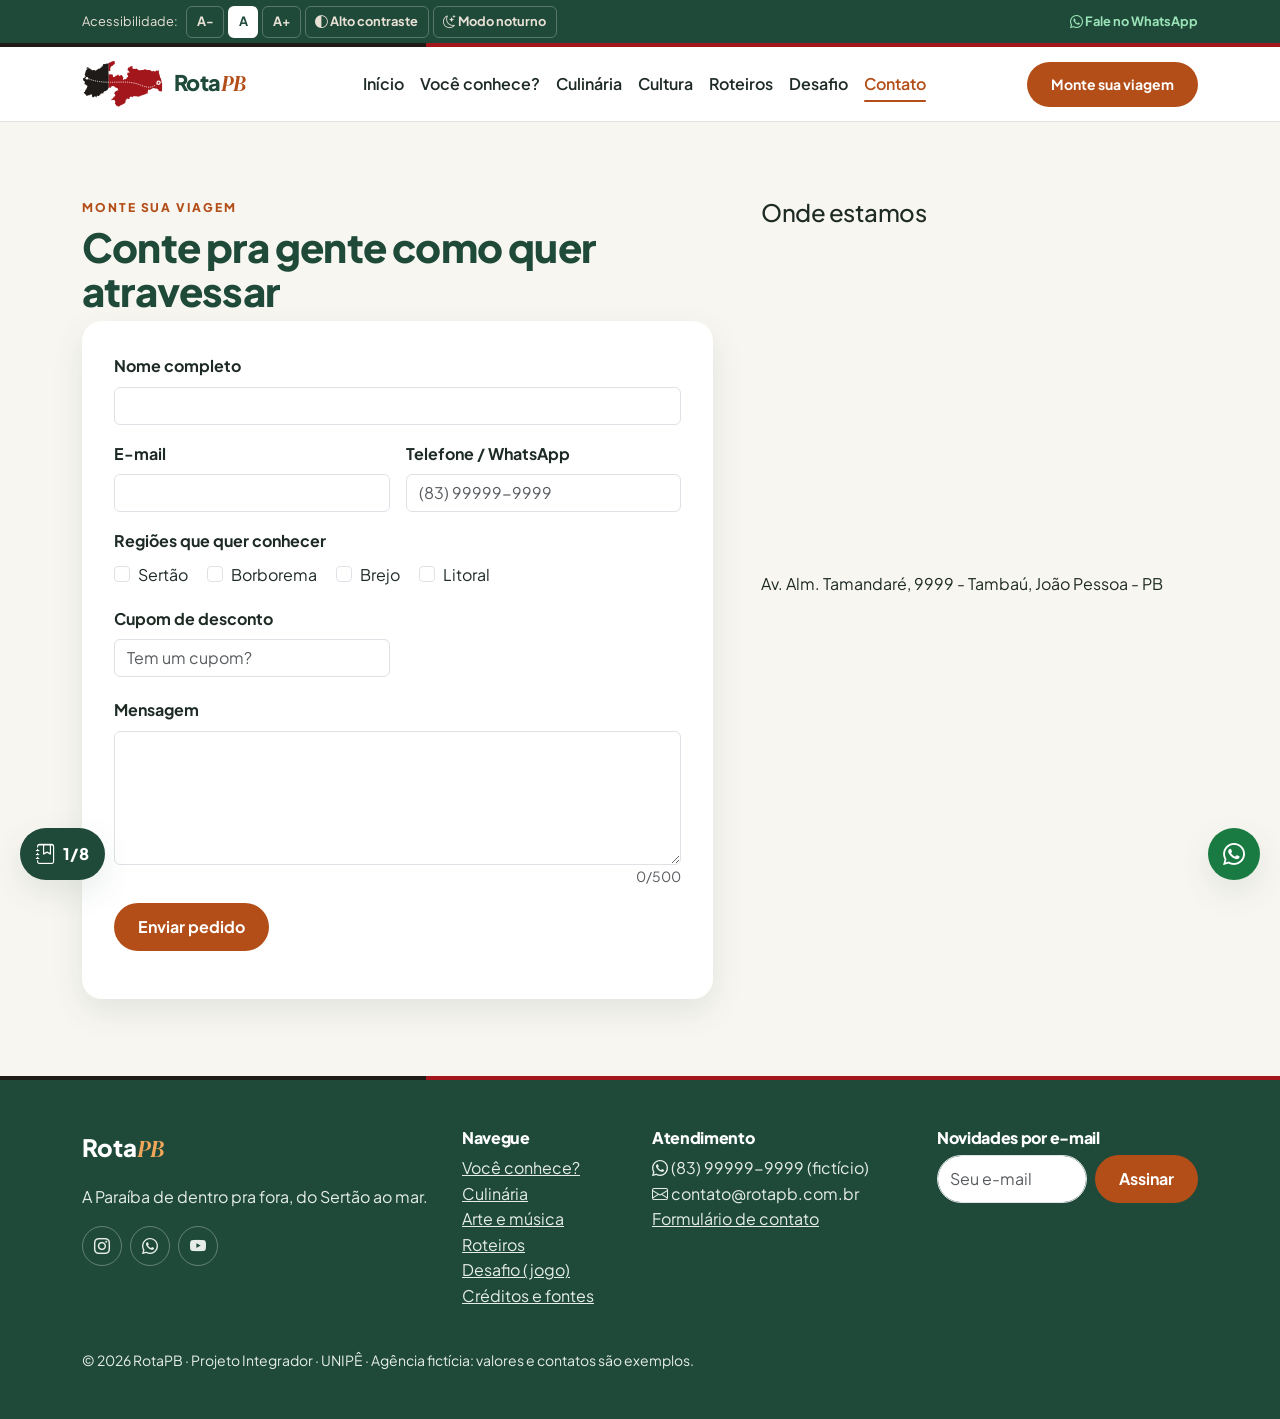
<file: pages/contato.html>
<!DOCTYPE html>
<html lang="pt-BR">
<head>
  <meta charset="UTF-8">
  <meta name="viewport" content="width=device-width, initial-scale=1">
  <title>Monte sua viagem · RotaPB</title>
  <meta name="description" content="Peça seu roteiro pela Paraíba.">
  <!-- Fontes: Plus Jakarta Sans (títulos e texto) + DM Serif Display itálico (palavras em destaque) -->
  <link rel="preconnect" href="https://fonts.googleapis.com">
  <link rel="preconnect" href="https://fonts.gstatic.com" crossorigin>
  <link href="https://fonts.googleapis.com/css2?family=DM+Serif+Display:ital@1&family=Plus+Jakarta+Sans:wght@400;600;700;800&display=swap" rel="stylesheet">
  <!-- ETAPA 12: Bootstrap (cópia local na pasta assets) -->
  <link rel="stylesheet" href="../assets/bootstrap/bootstrap.min.css">
  <link rel="stylesheet" href="../assets/bootstrap-icons/bootstrap-icons.min.css">
  <!-- ETAPA 7: nosso CSS vem DEPOIS do Bootstrap para poder sobrescrever -->
  <link rel="stylesheet" href="../css/style.css">
</head>
<body>
  <!-- ETAPA 13 (acessibilidade): link para pular direto ao conteúdo -->
  <a class="pular-conteudo" href="#conteudo">Pular para o conteúdo</a>

  <!-- ===================== BARRA DE ACESSIBILIDADE (ETAPA 13 + ETAPA 11) ===================== -->
  <div class="barra-acess">
    <div class="container d-flex flex-wrap align-items-center justify-content-between gap-2">
      <div class="d-flex flex-wrap align-items-center gap-1" role="group" aria-label="Acessibilidade">
        <span class="me-1 rotulo">Acessibilidade:</span>
        <button type="button" class="btn-acess" id="fonteMenor" aria-label="Diminuir texto">A-</button>
        <button type="button" class="btn-acess" id="fonteNormal" aria-label="Tamanho normal do texto">A</button>
        <button type="button" class="btn-acess" id="fonteMaior" aria-label="Aumentar texto">A+</button>
        <button type="button" class="btn-acess" id="altoContraste" aria-pressed="false" aria-label="Alto contraste"><i class="bi bi-circle-half" aria-hidden="true"></i><span class="rotulo"> Alto contraste</span></button>
        <button type="button" class="btn-acess" id="botaoTema" aria-pressed="false" aria-label="Modo noturno"><i class="bi bi-moon-stars" aria-hidden="true"></i><span class="rotulo"> Modo noturno</span></button>
      </div>
      <a class="link-whats-topo" href="https://wa.me/5583999999999?text=Ol%C3%A1!%20Quero%20conhecer%20a%20Para%C3%ADba" target="_blank" rel="noopener"><i class="bi bi-whatsapp" aria-hidden="true"></i> Fale no WhatsApp</a>
    </div>
  </div>

  <!-- ===================== CABEÇALHO (ETAPA 6: header + nav | ETAPA 12: navbar) ===================== -->
  <header class="topo">
    <div class="faixa-bandeira" aria-hidden="true"></div>
    <nav class="navbar navbar-expand-lg" aria-label="Menu principal">
      <div class="container">
        <a class="navbar-brand marca" href="../index.html">
          <img class="logo-mapa logo-claro" src="../images/logo-rotapb-mapa.svg" alt="" width="96" height="56">
          <img class="logo-mapa logo-escuro" src="../images/logo-rotapb-mapa-escuro.svg" alt="" width="96" height="56">
          <span class="marca-texto">Rota<em>PB</em></span>
        </a>
        <button class="navbar-toggler" type="button" data-bs-toggle="collapse" data-bs-target="#menu"
                aria-controls="menu" aria-expanded="false" aria-label="Abrir menu">
          <span class="navbar-toggler-icon"></span>
        </button>
        <div class="collapse navbar-collapse" id="menu">
          <ul class="navbar-nav mx-auto">
            <li class="nav-item"><a class="nav-link" href="../index.html">Início</a></li>
            <li class="nav-item"><a class="nav-link" href="conhece.html">Você conhece?</a></li>
            <li class="nav-item"><a class="nav-link" href="culinaria.html">Culinária</a></li>
            <li class="nav-item"><a class="nav-link" href="cultura.html">Cultura</a></li>
            <li class="nav-item"><a class="nav-link" href="roteiros.html">Roteiros</a></li>
            <li class="nav-item"><a class="nav-link" href="desafio.html">Desafio</a></li>
            <li class="nav-item"><a class="nav-link active" aria-current="page" href="contato.html">Contato</a></li>
          </ul>
          <a class="btn btn-pb btn-sm" href="contato.html">Monte sua viagem</a>
        </div>
      </div>
    </nav>
  </header>

  <!-- ======================================================================
       PÁGINA DA PESSOA 3 · Monte sua viagem (ETAPA 9: formulário)
       JavaScript desta página: mascaraTelefone() e validarFormulario()
       ====================================================================== -->
  <main id="conteudo">
    <section class="secao" aria-labelledby="tituloPagina">
      <div class="container">
        <div class="row g-4 g-lg-5">
          <div class="col-12 col-lg-7">
            <p class="sobretitulo">Monte sua viagem</p>
            <h1 id="tituloPagina">Conte pra gente como quer atravessar</h1>

            <!-- Resumo automático da rota montada em roteiros.html -->
            <div id="resumoRotaContato" class="resumo-rota-contato" hidden>
              <div class="resumo-rota-contato-topo">
                <strong><i class="bi bi-signpost-split" aria-hidden="true"></i> Rota importada de Roteiros</strong>
                <div class="resumo-rota-contato-acoes">
                  <a class="btn btn-sm btn-outline-secondary" href="roteiros.html">Alterar cidades</a>
                  <button type="button" class="btn btn-sm btn-outline-danger" id="limparRotaContato">Limpar rota</button>
                </div>
              </div>
              <ul id="chipsRotaContato" class="chips-rota-contato" aria-label="Cidades selecionadas na rota"></ul>
            </div>

            <!-- ETAPA 9: campos mínimos nome, e-mail, telefone, mensagem + validação HTML5 (required, type, minlength) -->
            <!-- novalidate: desliga os balões do navegador para mostrarmos nossas mensagens (Bootstrap .invalid-feedback) -->
            <form id="formViagem" class="formulario" novalidate>
              <div class="row g-3">
                <div class="col-12">
                  <label for="nome" class="form-label">Nome completo</label>
                  <input type="text" class="form-control" id="nome" name="nome" required minlength="3" autocomplete="name">
                  <div class="invalid-feedback">Informe seu nome completo.</div>
                </div>
                <div class="col-12 col-md-6">
                  <label for="email" class="form-label">E-mail</label>
                  <input type="email" class="form-control" id="email" name="email" required autocomplete="email">
                  <div class="invalid-feedback">Informe um e-mail válido, como nome@email.com.</div>
                </div>
                <div class="col-12 col-md-6">
                  <label for="telefone" class="form-label">Telefone / WhatsApp</label>
                  <input type="tel" class="form-control" id="telefone" name="telefone" required placeholder="(83) 99999-9999"
                         pattern="\(\d{2}\) \d{4,5}-\d{4}" autocomplete="tel">
                  <div class="invalid-feedback">Use o formato (83) 99999-9999.</div>
                </div>
                <fieldset class="col-12">
                  <legend class="form-label fs-6">Regiões que quer conhecer</legend>
                  <div class="form-check form-check-inline"><input class="form-check-input" type="checkbox" id="r1" value="sertao"><label class="form-check-label" for="r1">Sertão</label></div>
                  <div class="form-check form-check-inline"><input class="form-check-input" type="checkbox" id="r2" value="borborema"><label class="form-check-label" for="r2">Borborema</label></div>
                  <div class="form-check form-check-inline"><input class="form-check-input" type="checkbox" id="r3" value="brejo"><label class="form-check-label" for="r3">Brejo</label></div>
                  <div class="form-check form-check-inline"><input class="form-check-input" type="checkbox" id="r4" value="litoral"><label class="form-check-label" for="r4">Litoral</label></div>
                  <p id="avisoRegiao" class="small text-danger mb-0" hidden>Marque pelo menos uma região.</p>
                </fieldset>
                <div class="col-12 col-md-6">
                  <label for="cupom" class="form-label">Cupom de desconto</label>
                  <input type="text" class="form-control" id="cupom" name="cupom" placeholder="Tem um cupom?">
                  <div class="form-text" id="avisoCupom"></div>
                </div>
                <div class="col-12">
                  <label for="mensagem" class="form-label">Mensagem</label>
                  <textarea class="form-control" id="mensagem" name="mensagem" rows="5" required minlength="10" maxlength="500"></textarea>
                  <div class="d-flex justify-content-between">
                    <div class="invalid-feedback">Escreva pelo menos 10 caracteres.</div>
                    <span class="small text-muted ms-auto" id="contadorMensagem">0/500</span>
                  </div>
                </div>
              </div>
              <button type="submit" class="btn btn-pb mt-3">Enviar pedido</button>
              <!-- ETAPA 9: feedback visual ao usuário (o JS escreve aqui) -->
              <div id="retornoForm" class="mt-3" role="status" aria-live="polite"></div>
            </form>
          </div>

          <aside class="col-12 col-lg-5">
            <h2 class="h4">Onde estamos</h2>
            <div class="ratio ratio-4x3 mapa-embed">
              <!-- ETAPA 10: mapa incorporado. Troque o endereço depois do q= -->
              <iframe src="https://maps.google.com/maps?q=Jo%C3%A3o%20Pessoa%20-%20PB&z=12&output=embed" title="Mapa: João Pessoa" loading="lazy"></iframe>
            </div>
            <p class="mt-2">Av. Alm. Tamandaré, 9999 - Tambaú, João Pessoa - PB</p>
          </aside>
        </div>
      </div>
    </section>
  </main>

  <!-- ===================== RODAPÉ (ETAPA 6: footer) ===================== -->
  <footer class="rodape">
    <div class="faixa-bandeira" aria-hidden="true"></div>
    <div class="container py-5">
      <div class="row g-4">
        <section class="col-12 col-lg-4">
          <p class="marca-rodape">Rota<em>PB</em></p>
          <p>A Paraíba de dentro pra fora, do Sertão ao mar.</p>
          <div class="d-flex gap-2">
            <a class="rede" href="https://instagram.com" target="_blank" rel="noopener" aria-label="Instagram"><i class="bi bi-instagram"></i></a>
            <a class="rede" href="https://wa.me/5583999999999?text=Ol%C3%A1!%20Quero%20conhecer%20a%20Para%C3%ADba" target="_blank" rel="noopener" aria-label="WhatsApp"><i class="bi bi-whatsapp"></i></a>
            <a class="rede" href="https://youtube.com" target="_blank" rel="noopener" aria-label="YouTube"><i class="bi bi-youtube"></i></a>
          </div>
        </section>
        <section class="col-12 col-sm-6 col-lg-2">
          <h2 class="h6">Navegue</h2>
          <ul class="list-unstyled">
            <li><a href="conhece.html">Você conhece?</a></li>
            <li><a href="culinaria.html">Culinária</a></li>
            <li><a href="cultura.html">Arte e música</a></li>
            <li><a href="roteiros.html">Roteiros</a></li>
            <li><a href="desafio.html">Desafio (jogo)</a></li>
            <li><a href="creditos.html">Créditos e fontes</a></li>
          </ul>
        </section>
        <section class="col-12 col-sm-6 col-lg-3">
          <h2 class="h6">Atendimento</h2>
          <ul class="list-unstyled">
            <li><i class="bi bi-whatsapp" aria-hidden="true"></i> (83) 99999-9999 <span class="text-nowrap">(fictício)</span></li>
            <li><i class="bi bi-envelope" aria-hidden="true"></i> contato@rotapb.com.br</li>
            <li><a href="contato.html">Formulário de contato</a></li>
          </ul>
        </section>
        <section class="col-12 col-lg-3">
          <h2 class="h6">Novidades por e-mail</h2>
          <form class="assinatura" novalidate>
            <label for="emailNews-i" class="visually-hidden">Seu e-mail</label>
            <input id="emailNews-i" type="email" class="form-control" placeholder="Seu e-mail" required>
            <button type="submit" class="btn btn-pb">Assinar</button>
          </form>
        </section>
      </div>
      <p class="small mt-4 mb-0">© <span class="js-ano">2026</span> RotaPB · Projeto Integrador · UNIPÊ · Agência fictícia: valores e contatos são exemplos.</p>
    </div>
  </footer>

  <!-- ===================== PASSAPORTE (ETAPA 11: localStorage) ===================== -->
  <button type="button" class="flutuante passaporte-botao" data-bs-toggle="modal" data-bs-target="#modalPassaporte" aria-label="Abrir meu passaporte">
    <i class="bi bi-journal-bookmark" aria-hidden="true"></i><span class="js-passaporte-contagem">0/8</span>
  </button>
  <div class="modal fade" id="modalPassaporte" tabindex="-1" aria-labelledby="tituloPassaporte" aria-hidden="true">
    <div class="modal-dialog modal-dialog-centered modal-lg">
      <div class="modal-content passaporte">
        <div class="modal-header">
          <h2 class="modal-title h4" id="tituloPassaporte">Meu passaporte paraibano</h2>
          <button type="button" class="btn-close" data-bs-dismiss="modal" aria-label="Fechar"></button>
        </div>
        <div class="modal-body">
          <p class="mb-2">Ganhe carimbos explorando o site e vencendo as salas do <a href="desafio.html">Desafio</a>. Os carimbos ficam salvos neste navegador.</p>
          <div class="progress passaporte-progresso" role="progressbar" aria-label="Carimbos conquistados" aria-valuemin="0" aria-valuemax="8" aria-valuenow="0">
            <div class="progress-bar" id="barraPassaporte" style="width: 0%"></div>
          </div>
          <ul class="grade-carimbos" id="gradeCarimbos" aria-label="Carimbos"></ul>
          <div id="passaporteCompleto" class="alert alert-success mt-3" hidden>
            <strong>Passaporte completo!</strong> Você ganhou <strong>10% de desconto</strong> em qualquer roteiro. Use o cupom <code class="cupom">ROTAPB10</code> ao <a href="contato.html">montar sua viagem</a>.
          </div>
        </div>
        <div class="modal-footer justify-content-between">
          <button type="button" class="btn btn-link text-decoration-none" id="zerarPassaporte">Zerar carimbos</button>
          <a class="btn btn-pb" href="desafio.html">Ir para o Desafio</a>
        </div>
      </div>
    </div>
  </div>

  <!-- Botões flutuantes: WhatsApp e voltar ao topo (ETAPA 11) -->
  <a class="flutuante whatsapp" href="https://wa.me/5583999999999?text=Ol%C3%A1!%20Quero%20conhecer%20a%20Para%C3%ADba" target="_blank" rel="noopener" aria-label="Falar no WhatsApp"><i class="bi bi-whatsapp" aria-hidden="true"></i></a>
  <button id="voltarTopo" class="flutuante voltar-topo" type="button" aria-label="Voltar ao topo"><i class="bi bi-arrow-up" aria-hidden="true"></i></button>

  <script src="../assets/bootstrap/bootstrap.bundle.min.js"></script>
  <script src="../js/script.js"></script>
</body>
</html>
</file>
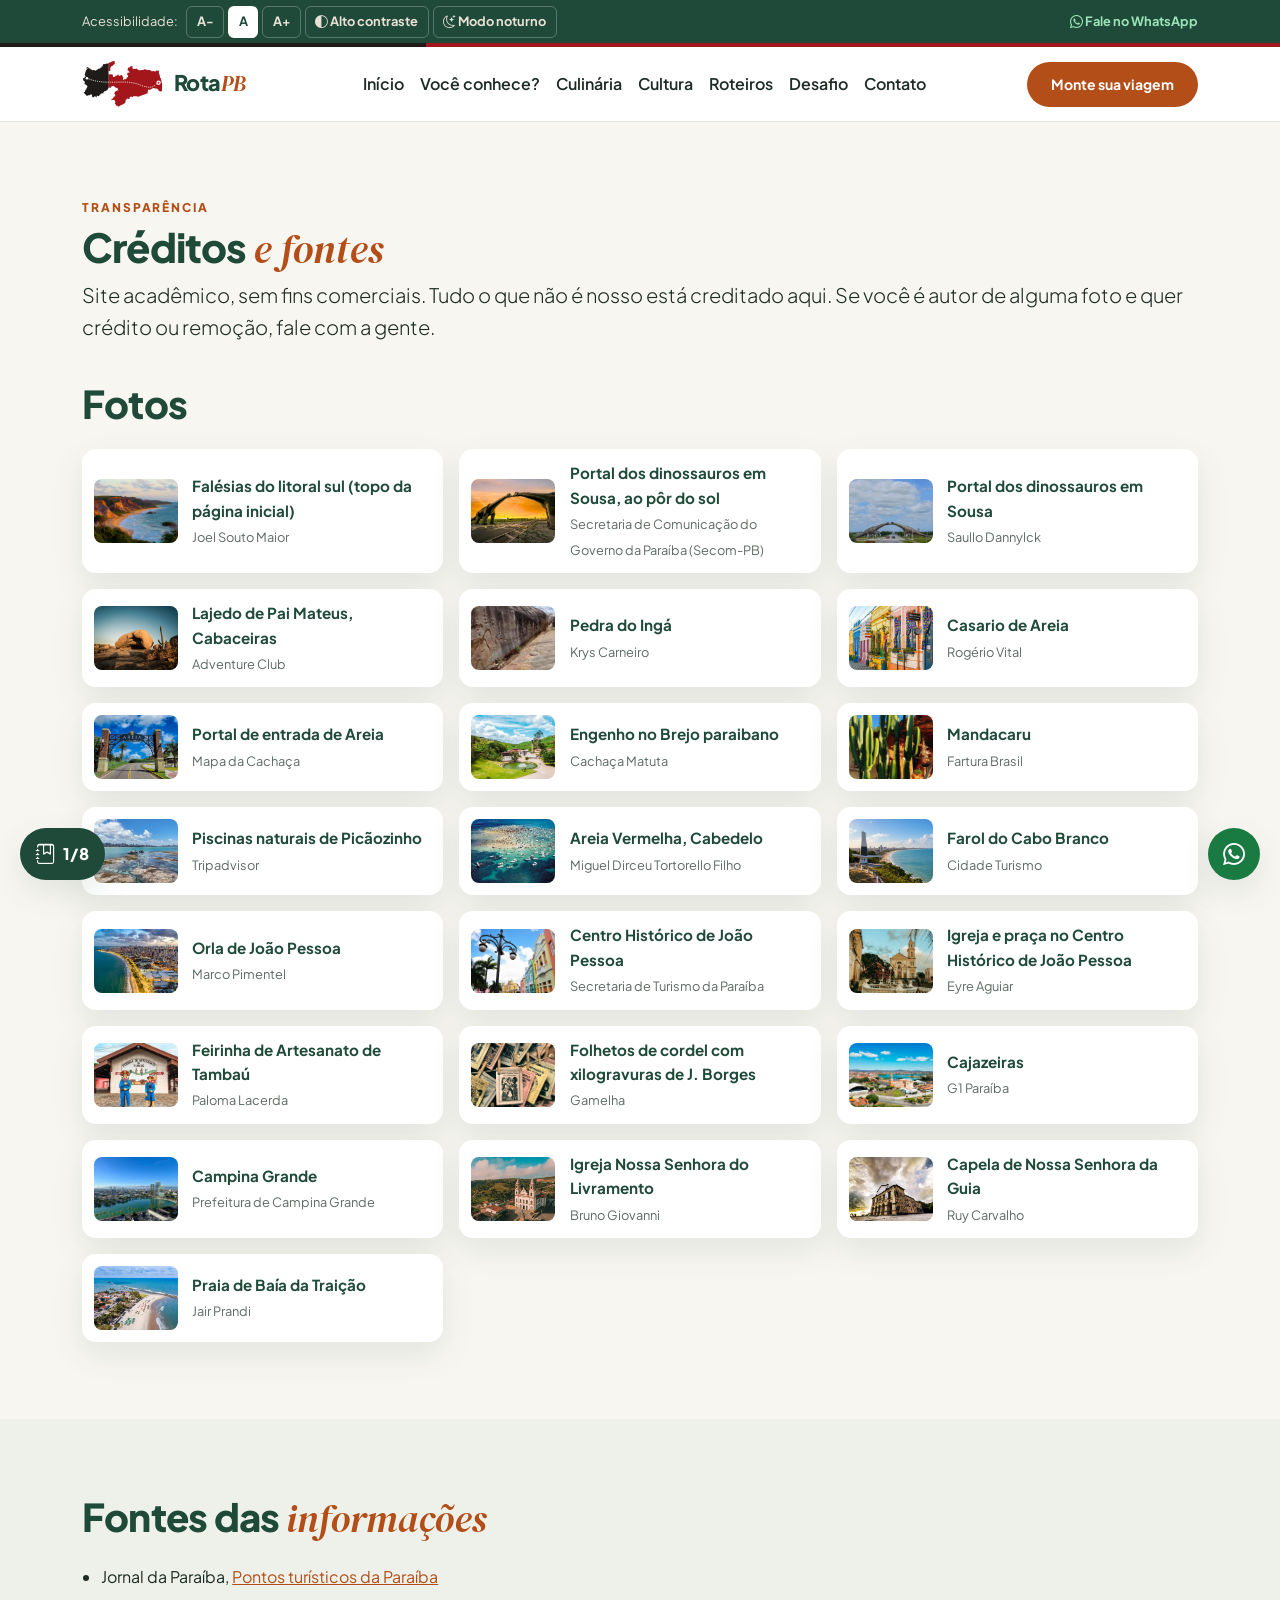
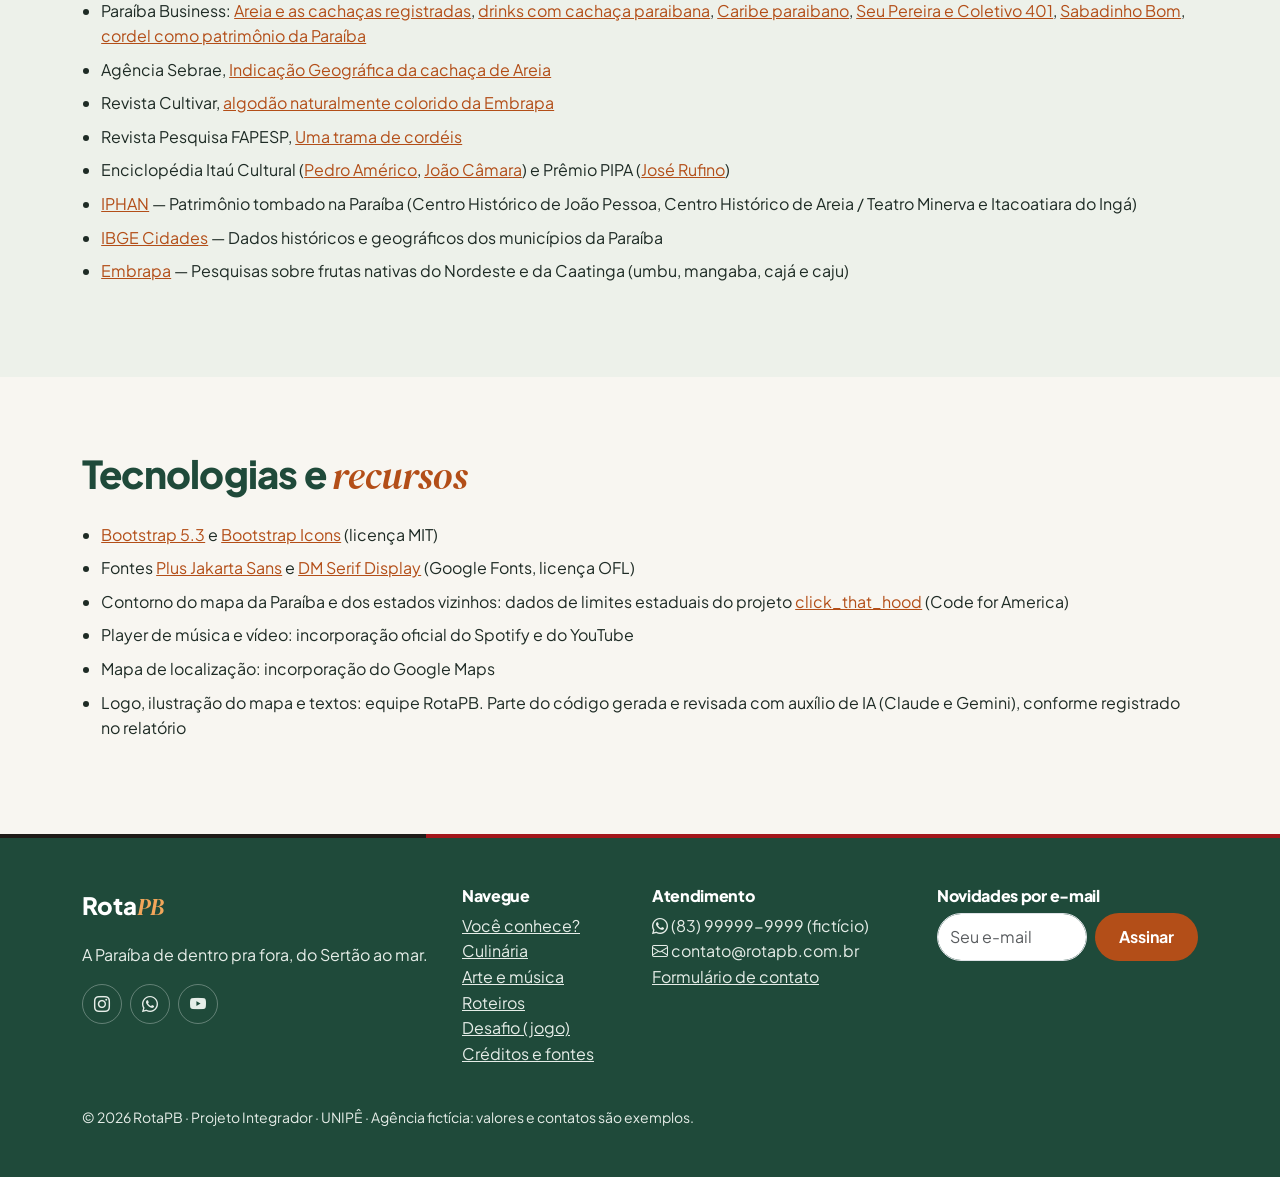
<file: pages/creditos.html>
<!DOCTYPE html>
<html lang="pt-BR">
<head>
  <meta charset="UTF-8">
  <meta name="viewport" content="width=device-width, initial-scale=1">
  <title>Créditos e fontes · RotaPB</title>
  <meta name="description" content="Créditos das fotos, fontes das informações e tecnologias usadas no site RotaPB.">
  <!-- Fontes: Plus Jakarta Sans (títulos e texto) + DM Serif Display itálico (palavras em destaque) -->
  <link rel="preconnect" href="https://fonts.googleapis.com">
  <link rel="preconnect" href="https://fonts.gstatic.com" crossorigin>
  <link href="https://fonts.googleapis.com/css2?family=DM+Serif+Display:ital@1&family=Plus+Jakarta+Sans:wght@400;600;700;800&display=swap" rel="stylesheet">
  <!-- ETAPA 12: Bootstrap (cópia local na pasta assets) -->
  <link rel="stylesheet" href="../assets/bootstrap/bootstrap.min.css">
  <link rel="stylesheet" href="../assets/bootstrap-icons/bootstrap-icons.min.css">
  <!-- ETAPA 7: nosso CSS vem DEPOIS do Bootstrap para poder sobrescrever -->
  <link rel="stylesheet" href="../css/style.css">
</head>
<body>
  <!-- ETAPA 13 (acessibilidade): link para pular direto ao conteúdo -->
  <a class="pular-conteudo" href="#conteudo">Pular para o conteúdo</a>

  <!-- ===================== BARRA DE ACESSIBILIDADE (ETAPA 13 + ETAPA 11) ===================== -->
  <div class="barra-acess">
    <div class="container d-flex flex-wrap align-items-center justify-content-between gap-2">
      <div class="d-flex flex-wrap align-items-center gap-1" role="group" aria-label="Acessibilidade">
        <span class="me-1 rotulo">Acessibilidade:</span>
        <button type="button" class="btn-acess" id="fonteMenor" aria-label="Diminuir texto">A-</button>
        <button type="button" class="btn-acess" id="fonteNormal" aria-label="Tamanho normal do texto">A</button>
        <button type="button" class="btn-acess" id="fonteMaior" aria-label="Aumentar texto">A+</button>
        <button type="button" class="btn-acess" id="altoContraste" aria-pressed="false" aria-label="Alto contraste"><i class="bi bi-circle-half" aria-hidden="true"></i><span class="rotulo"> Alto contraste</span></button>
        <button type="button" class="btn-acess" id="botaoTema" aria-pressed="false" aria-label="Modo noturno"><i class="bi bi-moon-stars" aria-hidden="true"></i><span class="rotulo"> Modo noturno</span></button>
      </div>
      <a class="link-whats-topo" href="https://wa.me/5583999999999?text=Ol%C3%A1!%20Quero%20conhecer%20a%20Para%C3%ADba" target="_blank" rel="noopener"><i class="bi bi-whatsapp" aria-hidden="true"></i> Fale no WhatsApp</a>
    </div>
  </div>

  <!-- ===================== CABEÇALHO (ETAPA 6: header + nav | ETAPA 12: navbar) ===================== -->
  <header class="topo">
    <div class="faixa-bandeira" aria-hidden="true"></div>
    <nav class="navbar navbar-expand-lg" aria-label="Menu principal">
      <div class="container">
        <a class="navbar-brand marca" href="../index.html">
          <img class="logo-mapa logo-claro" src="../images/logo-rotapb-mapa.svg" alt="" width="96" height="56">
          <img class="logo-mapa logo-escuro" src="../images/logo-rotapb-mapa-escuro.svg" alt="" width="96" height="56">
          <span class="marca-texto">Rota<em>PB</em></span>
        </a>
        <button class="navbar-toggler" type="button" data-bs-toggle="collapse" data-bs-target="#menu"
                aria-controls="menu" aria-expanded="false" aria-label="Abrir menu">
          <span class="navbar-toggler-icon"></span>
        </button>
        <div class="collapse navbar-collapse" id="menu">
          <ul class="navbar-nav mx-auto">
            <li class="nav-item"><a class="nav-link" href="../index.html">Início</a></li>
            <li class="nav-item"><a class="nav-link" href="conhece.html">Você conhece?</a></li>
            <li class="nav-item"><a class="nav-link" href="culinaria.html">Culinária</a></li>
            <li class="nav-item"><a class="nav-link" href="cultura.html">Cultura</a></li>
            <li class="nav-item"><a class="nav-link" href="roteiros.html">Roteiros</a></li>
            <li class="nav-item"><a class="nav-link" href="desafio.html">Desafio</a></li>
            <li class="nav-item"><a class="nav-link" href="contato.html">Contato</a></li>
          </ul>
          <a class="btn btn-pb btn-sm" href="contato.html">Monte sua viagem</a>
        </div>
      </div>
    </nav>
  </header>

  <main id="conteudo">
    <section class="secao pb-4" aria-labelledby="tituloPagina">
      <div class="container">
        <p class="sobretitulo">Transparência</p>
        <h1 id="tituloPagina">Créditos <em>e fontes</em></h1>
        <p class="lead">Site acadêmico, sem fins comerciais. Tudo o que não é nosso está creditado aqui. Se você é autor de alguma foto e quer crédito ou remoção, fale com a gente.</p>
      </div>
    </section>

    <section class="secao pt-0" aria-labelledby="tituloFotos">
      <div class="container">
        <h2 id="tituloFotos" class="titulo-secao">Fotos</h2>
        <ul class="lista-creditos">
          <li class="credito-foto">
            <img src="../images/fotos/falesias-litoral-sul.webp" alt="" loading="lazy">
            <div><strong>Falésias do litoral sul (topo da página inicial)</strong><span>Joel Souto Maior</span></div>
          </li>
          <li class="credito-foto">
            <img src="../images/fotos/dinossauros-por-do-sol.webp" alt="" loading="lazy">
            <div><strong>Portal dos dinossauros em Sousa, ao pôr do sol</strong><span>Secretaria de Comunicação do Governo da Paraíba (Secom-PB)</span></div>
          </li>
          <li class="credito-foto">
            <img src="../images/fotos/dinossauros-sousa.webp" alt="" loading="lazy">
            <div><strong>Portal dos dinossauros em Sousa</strong><span>Saullo Dannylck</span></div>
          </li>
          <li class="credito-foto">
            <img src="../images/fotos/lajedo-cariri.webp" alt="" loading="lazy">
            <div><strong>Lajedo de Pai Mateus, Cabaceiras</strong><span>Adventure Club</span></div>
          </li>
          <li class="credito-foto">
            <img src="../images/fotos/pedra-do-inga.webp" alt="" loading="lazy">
            <div><strong>Pedra do Ingá</strong><span>Krys Carneiro</span></div>
          </li>
          <li class="credito-foto">
            <img src="../images/fotos/casario-areia.webp" alt="" loading="lazy">
            <div><strong>Casario de Areia</strong><span>Rogério Vital</span></div>
          </li>
          <li class="credito-foto">
            <img src="../images/fotos/portal-areia.webp" alt="" loading="lazy">
            <div><strong>Portal de entrada de Areia</strong><span>Mapa da Cachaça</span></div>
          </li>
          <li class="credito-foto">
            <img src="../images/fotos/engenho-brejo.webp" alt="" loading="lazy">
            <div><strong>Engenho no Brejo paraibano</strong><span>Cachaça Matuta</span></div>
          </li>
          <li class="credito-foto">
            <img src="../images/fotos/mandacaru.webp" alt="" loading="lazy">
            <div><strong>Mandacaru</strong><span>Fartura Brasil</span></div>
          </li>
          <li class="credito-foto">
            <img src="../images/fotos/picaozinho.webp" alt="" loading="lazy">
            <div><strong>Piscinas naturais de Picãozinho</strong><span>Tripadvisor</span></div>
          </li>
          <li class="credito-foto">
            <img src="../images/fotos/areia-vermelha.webp" alt="" loading="lazy">
            <div><strong>Areia Vermelha, Cabedelo</strong><span>Miguel Dirceu Tortorello Filho</span></div>
          </li>
          <li class="credito-foto">
            <img src="../images/fotos/farol-cabo-branco.webp" alt="" loading="lazy">
            <div><strong>Farol do Cabo Branco</strong><span>Cidade Turismo</span></div>
          </li>
          <li class="credito-foto">
            <img src="../images/fotos/orla-joao-pessoa.webp" alt="" loading="lazy">
            <div><strong>Orla de João Pessoa</strong><span>Marco Pimentel</span></div>
          </li>
          <li class="credito-foto">
            <img src="../images/fotos/centro-historico-jp.webp" alt="" loading="lazy">
            <div><strong>Centro Histórico de João Pessoa</strong><span>Secretaria de Turismo da Paraíba</span></div>
          </li>
          <li class="credito-foto">
            <img src="../images/fotos/igreja-praca.webp" alt="" loading="lazy">
            <div><strong>Igreja e praça no Centro Histórico de João Pessoa</strong><span>Eyre Aguiar</span></div>
          </li>
          <li class="credito-foto">
            <img src="../images/fotos/feirinha-tambau.webp" alt="" loading="lazy">
            <div><strong>Feirinha de Artesanato de Tambaú</strong><span>Paloma Lacerda</span></div>
          </li>
          <li class="credito-foto">
            <img src="../images/fotos/cordel-varal.webp" alt="" loading="lazy">
            <div><strong>Folhetos de cordel com xilogravuras de J. Borges</strong><span>Gamelha</span></div>
          </li>
          <li class="credito-foto">
            <img src="../images/fotos/cajazeiras.webp" alt="" loading="lazy">
            <div><strong>Cajazeiras</strong><span>G1 Paraíba</span></div>
          </li>
          <li class="credito-foto">
            <img src="../images/fotos/campina-grande.webp" alt="" loading="lazy">
            <div><strong>Campina Grande</strong><span>Prefeitura de Campina Grande</span></div>
          </li>
          <li class="credito-foto">
            <img src="../images/fotos/bananeiras.webp" alt="" loading="lazy">
            <div><strong>Igreja Nossa Senhora do Livramento</strong><span>Bruno Giovanni</span></div>
          </li>
          <li class="credito-foto">
            <img src="../images/fotos/lucena.webp" alt="" loading="lazy">
            <div><strong>Capela de Nossa Senhora da Guia</strong><span>Ruy Carvalho</span></div>
          </li>
          <li class="credito-foto">
            <img src="../images/fotos/baia-da-traicao.webp" alt="" loading="lazy">
            <div><strong>Praia de Baía da Traição</strong><span>Jair Prandi</span></div>
          </li>
        </ul>
      </div>
    </section>

    <section class="secao secao-clara" aria-labelledby="tituloFontes">
      <div class="container">
        <h2 id="tituloFontes" class="titulo-secao">Fontes das <em>informações</em></h2>
        <ul class="fontes">
          <li>Jornal da Paraíba, <a href="https://jornaldaparaiba.com.br/qualaboa/pontos-turisticos-da-paraiba" target="_blank" rel="noopener">Pontos turísticos da Paraíba</a></li>
          <li>Paraíba Business: <a href="https://paraibabusiness.com.br/areia-e-o-2o-maior-polo-de-cachacas-registradas-do-brasil/" target="_blank" rel="noopener">Areia e as cachaças registradas</a>, <a href="https://paraibabusiness.com.br/cachaca-paraibana-busca-espaco-no-mercado-premium-pela-coquetelaria/" target="_blank" rel="noopener">drinks com cachaça paraibana</a>, <a href="https://paraibabusiness.com.br/caribe-paraibano-paraiso-natural-impulsiona/" target="_blank" rel="noopener">Caribe paraibano</a>, <a href="https://paraibabusiness.com.br/seu-pereira-e-coletivo-401-e-confirmado-no-lollapalooza-2027/" target="_blank" rel="noopener">Seu Pereira e Coletivo 401</a>, <a href="https://paraibabusiness.com.br/sabadinho-bom-tera-mistura-de-chorinho-xote-e-bolero-no-centro-historico-de-joao-pessoa/" target="_blank" rel="noopener">Sabadinho Bom</a>, <a href="https://paraibabusiness.com.br/cordel-patrimonio-cultural-imaterial-pb/" target="_blank" rel="noopener">cordel como patrimônio da Paraíba</a></li>
          <li>Agência Sebrae, <a href="https://agenciasebrae.com.br/inovacao-e-tecnologia/brasil-alcanca-150-igs-nacionais-e-celebra-reconhecimento-de-duas-novas-regioes-produtoras-de-cachaca/" target="_blank" rel="noopener">Indicação Geográfica da cachaça de Areia</a></li>
          <li>Revista Cultivar, <a href="https://www.revistacultivar.com.br/noticias/embrapa-apresenta-logomarca-para-identificacao-de-tecidos-em-algodoes-coloridos" target="_blank" rel="noopener">algodão naturalmente colorido da Embrapa</a></li>
          <li>Revista Pesquisa FAPESP, <a href="https://revistapesquisa.fapesp.br/uma-trama-de-cordeis/" target="_blank" rel="noopener">Uma trama de cordéis</a></li>
          <li>Enciclopédia Itaú Cultural (<a href="https://enciclopedia.itaucultural.org.br/pessoas/6107-pedro-americo" target="_blank" rel="noopener">Pedro Américo</a>, <a href="https://enciclopedia.itaucultural.org.br/pessoas/598-joao-camara" target="_blank" rel="noopener">João Câmara</a>) e Prêmio PIPA (<a href="https://www.premiopipa.com/pag/artistas/jose-rufino/" target="_blank" rel="noopener">José Rufino</a>)</li>
          <li><a href="https://www.gov.br/iphan/pt-br" target="_blank" rel="noopener">IPHAN</a> — Patrimônio tombado na Paraíba (Centro Histórico de João Pessoa, Centro Histórico de Areia / Teatro Minerva e Itacoatiara do Ingá)</li>
          <li><a href="https://cidades.ibge.gov.br/brasil/pb/panorama" target="_blank" rel="noopener">IBGE Cidades</a> — Dados históricos e geográficos dos municípios da Paraíba</li>
          <li><a href="https://www.embrapa.br/" target="_blank" rel="noopener">Embrapa</a> — Pesquisas sobre frutas nativas do Nordeste e da Caatinga (umbu, mangaba, cajá e caju)</li>
        </ul>
      </div>
    </section>

    <section class="secao" aria-labelledby="tituloTec">
      <div class="container">
        <h2 id="tituloTec" class="titulo-secao">Tecnologias e <em>recursos</em></h2>
        <ul class="fontes">
          <li><a href="https://getbootstrap.com" target="_blank" rel="noopener">Bootstrap 5.3</a> e <a href="https://icons.getbootstrap.com" target="_blank" rel="noopener">Bootstrap Icons</a> (licença MIT)</li>
          <li>Fontes <a href="https://fonts.google.com/specimen/Plus+Jakarta+Sans" target="_blank" rel="noopener">Plus Jakarta Sans</a> e <a href="https://fonts.google.com/specimen/DM+Serif+Display" target="_blank" rel="noopener">DM Serif Display</a> (Google Fonts, licença OFL)</li>
          <li>Contorno do mapa da Paraíba e dos estados vizinhos: dados de limites estaduais do projeto <a href="https://github.com/codeforamerica/click_that_hood" target="_blank" rel="noopener">click_that_hood</a> (Code for America)</li>
          <li>Player de música e vídeo: incorporação oficial do Spotify e do YouTube</li>
          <li>Mapa de localização: incorporação do Google Maps</li>
          <li>Logo, ilustração do mapa e textos: equipe RotaPB. Parte do código gerada e revisada com auxílio de IA (Claude e Gemini), conforme registrado no relatório</li>
        </ul>
      </div>
    </section>
  </main>

  <!-- ===================== RODAPÉ (ETAPA 6: footer) ===================== -->
  <footer class="rodape">
    <div class="faixa-bandeira" aria-hidden="true"></div>
    <div class="container py-5">
      <div class="row g-4">
        <section class="col-12 col-lg-4">
          <p class="marca-rodape">Rota<em>PB</em></p>
          <p>A Paraíba de dentro pra fora, do Sertão ao mar.</p>
          <div class="d-flex gap-2">
            <a class="rede" href="https://instagram.com" target="_blank" rel="noopener" aria-label="Instagram"><i class="bi bi-instagram"></i></a>
            <a class="rede" href="https://wa.me/5583999999999?text=Ol%C3%A1!%20Quero%20conhecer%20a%20Para%C3%ADba" target="_blank" rel="noopener" aria-label="WhatsApp"><i class="bi bi-whatsapp"></i></a>
            <a class="rede" href="https://youtube.com" target="_blank" rel="noopener" aria-label="YouTube"><i class="bi bi-youtube"></i></a>
          </div>
        </section>
        <section class="col-12 col-sm-6 col-lg-2">
          <h2 class="h6">Navegue</h2>
          <ul class="list-unstyled">
            <li><a href="conhece.html">Você conhece?</a></li>
            <li><a href="culinaria.html">Culinária</a></li>
            <li><a href="cultura.html">Arte e música</a></li>
            <li><a href="roteiros.html">Roteiros</a></li>
            <li><a href="desafio.html">Desafio (jogo)</a></li>
            <li><a href="creditos.html">Créditos e fontes</a></li>
          </ul>
        </section>
        <section class="col-12 col-sm-6 col-lg-3">
          <h2 class="h6">Atendimento</h2>
          <ul class="list-unstyled">
            <li><i class="bi bi-whatsapp" aria-hidden="true"></i> (83) 99999-9999 <span class="text-nowrap">(fictício)</span></li>
            <li><i class="bi bi-envelope" aria-hidden="true"></i> contato@rotapb.com.br</li>
            <li><a href="contato.html">Formulário de contato</a></li>
          </ul>
        </section>
        <section class="col-12 col-lg-3">
          <h2 class="h6">Novidades por e-mail</h2>
          <form class="assinatura" novalidate>
            <label for="emailNews-i" class="visually-hidden">Seu e-mail</label>
            <input id="emailNews-i" type="email" class="form-control" placeholder="Seu e-mail" required>
            <button type="submit" class="btn btn-pb">Assinar</button>
          </form>
        </section>
      </div>
      <p class="small mt-4 mb-0">© <span class="js-ano">2026</span> RotaPB · Projeto Integrador · UNIPÊ · Agência fictícia: valores e contatos são exemplos.</p>
    </div>
  </footer>

  <!-- ===================== PASSAPORTE (ETAPA 11: localStorage) ===================== -->
  <button type="button" class="flutuante passaporte-botao" data-bs-toggle="modal" data-bs-target="#modalPassaporte" aria-label="Abrir meu passaporte">
    <i class="bi bi-journal-bookmark" aria-hidden="true"></i><span class="js-passaporte-contagem">0/8</span>
  </button>
  <div class="modal fade" id="modalPassaporte" tabindex="-1" aria-labelledby="tituloPassaporte" aria-hidden="true">
    <div class="modal-dialog modal-dialog-centered modal-lg">
      <div class="modal-content passaporte">
        <div class="modal-header">
          <h2 class="modal-title h4" id="tituloPassaporte">Meu passaporte paraibano</h2>
          <button type="button" class="btn-close" data-bs-dismiss="modal" aria-label="Fechar"></button>
        </div>
        <div class="modal-body">
          <p class="mb-2">Ganhe carimbos explorando o site e vencendo as salas do <a href="desafio.html">Desafio</a>. Os carimbos ficam salvos neste navegador.</p>
          <div class="progress passaporte-progresso" role="progressbar" aria-label="Carimbos conquistados" aria-valuemin="0" aria-valuemax="8" aria-valuenow="0">
            <div class="progress-bar" id="barraPassaporte" style="width: 0%"></div>
          </div>
          <ul class="grade-carimbos" id="gradeCarimbos" aria-label="Carimbos"></ul>
          <div id="passaporteCompleto" class="alert alert-success mt-3" hidden>
            <strong>Passaporte completo!</strong> Você ganhou <strong>10% de desconto</strong> em qualquer roteiro. Use o cupom <code class="cupom">ROTAPB10</code> ao <a href="contato.html">montar sua viagem</a>.
          </div>
        </div>
        <div class="modal-footer justify-content-between">
          <button type="button" class="btn btn-link text-decoration-none" id="zerarPassaporte">Zerar carimbos</button>
          <a class="btn btn-pb" href="desafio.html">Ir para o Desafio</a>
        </div>
      </div>
    </div>
  </div>

  <!-- Botões flutuantes: WhatsApp e voltar ao topo (ETAPA 11) -->
  <a class="flutuante whatsapp" href="https://wa.me/5583999999999?text=Ol%C3%A1!%20Quero%20conhecer%20a%20Para%C3%ADba" target="_blank" rel="noopener" aria-label="Falar no WhatsApp"><i class="bi bi-whatsapp" aria-hidden="true"></i></a>
  <button id="voltarTopo" class="flutuante voltar-topo" type="button" aria-label="Voltar ao topo"><i class="bi bi-arrow-up" aria-hidden="true"></i></button>

  <script src="../assets/bootstrap/bootstrap.bundle.min.js"></script>
  <script src="../js/script.js"></script>
</body>
</html>
</file>
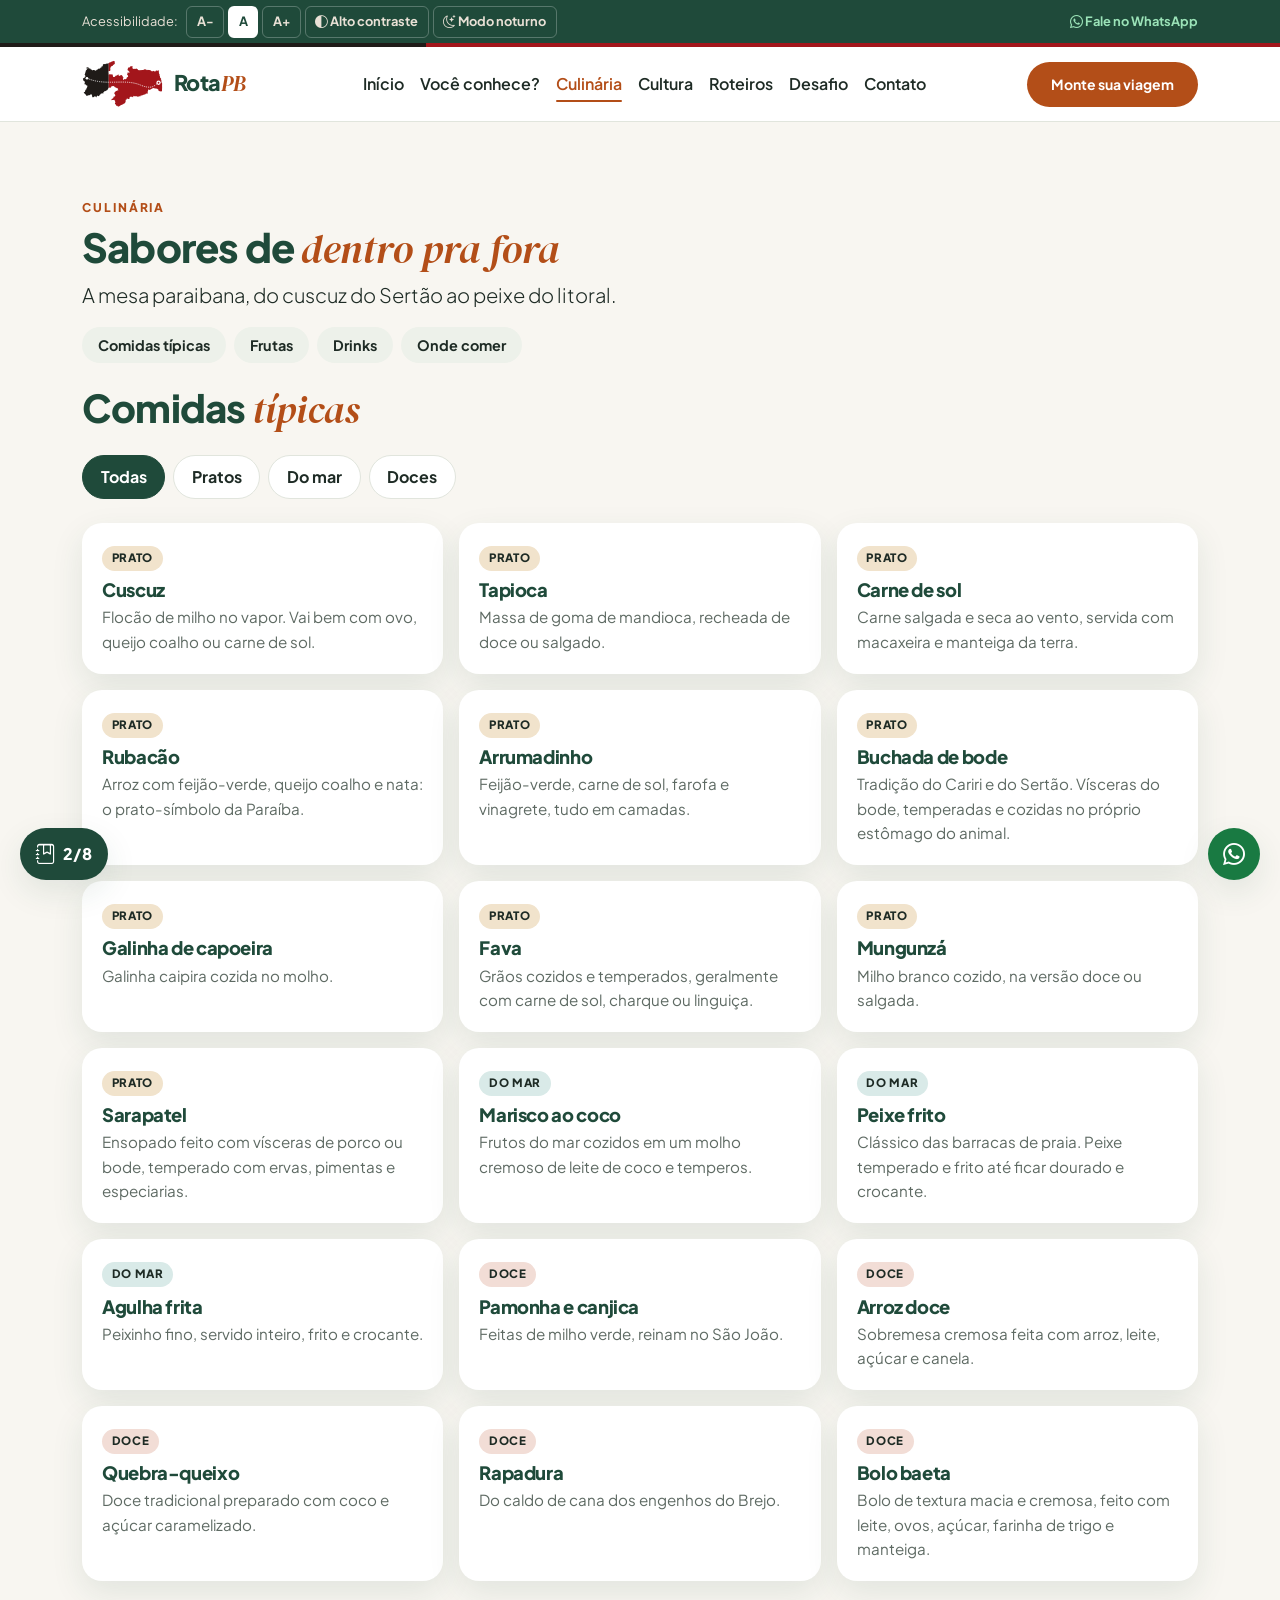
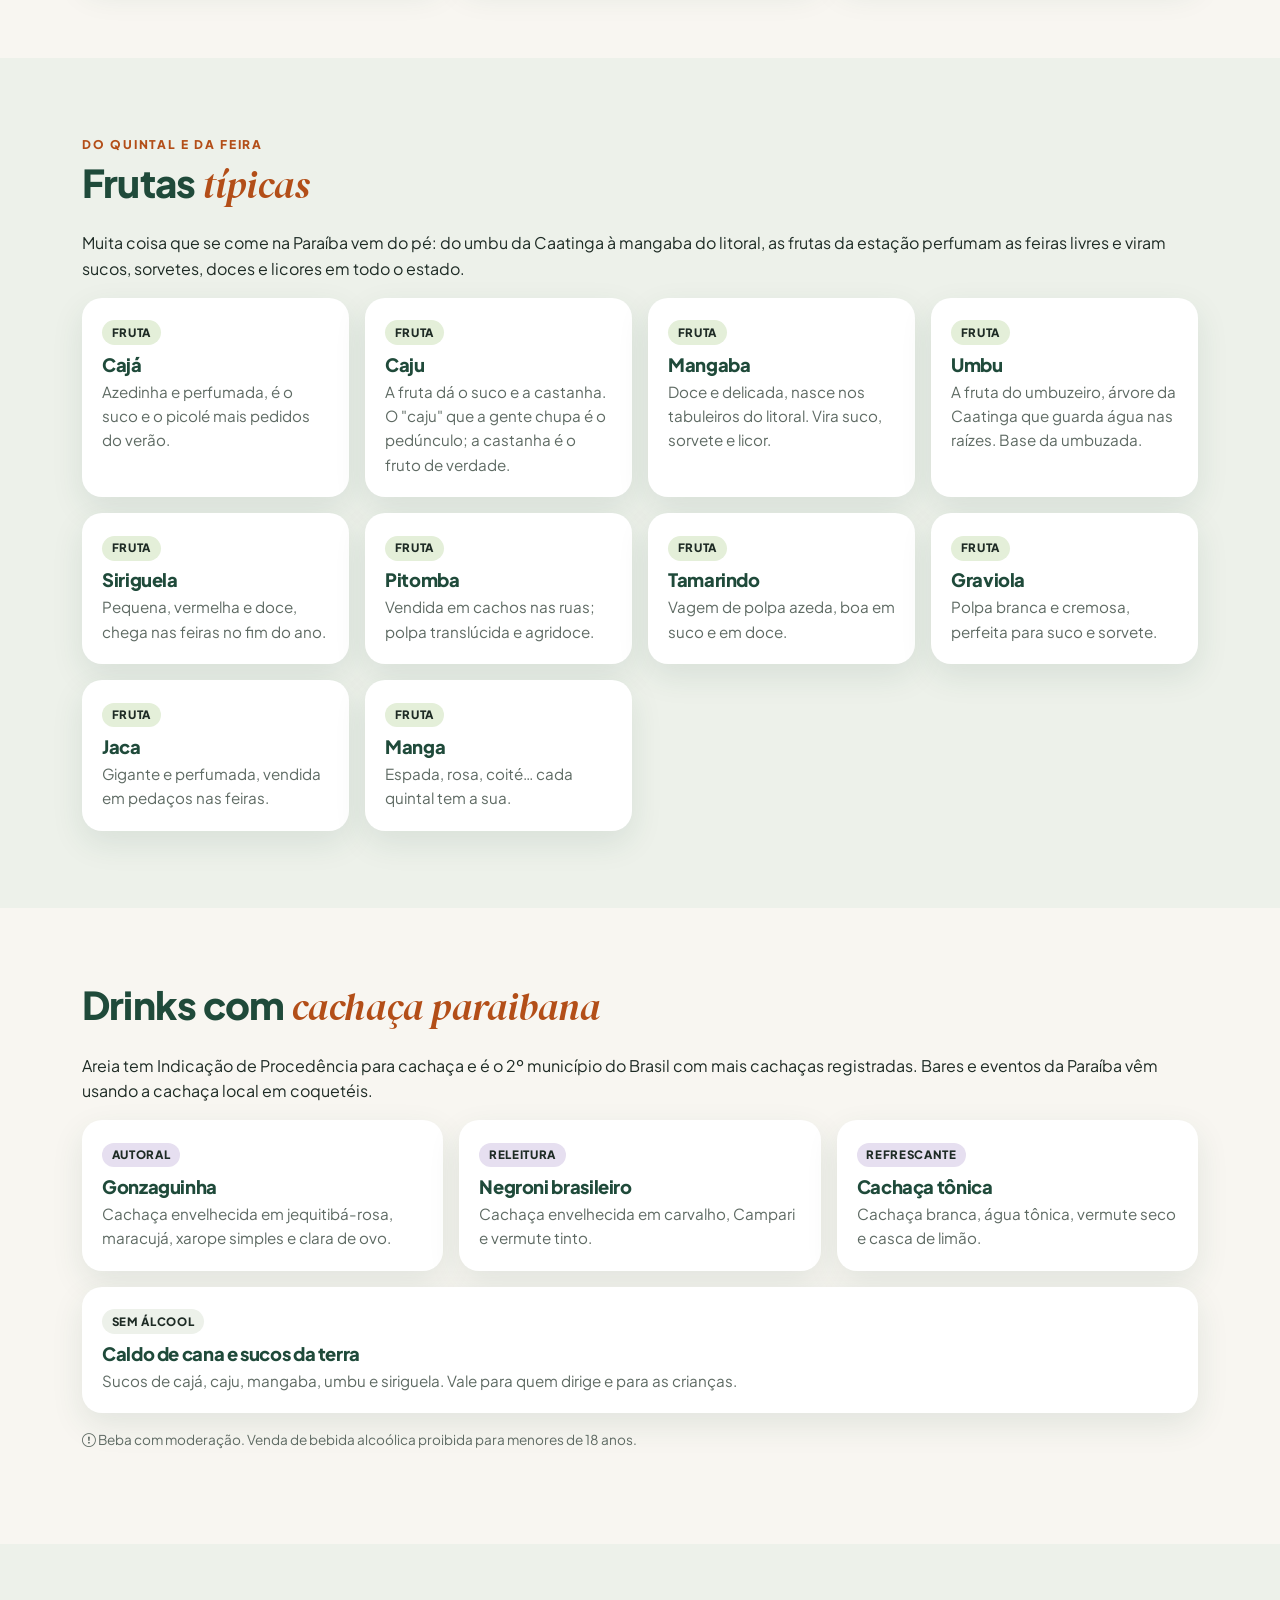
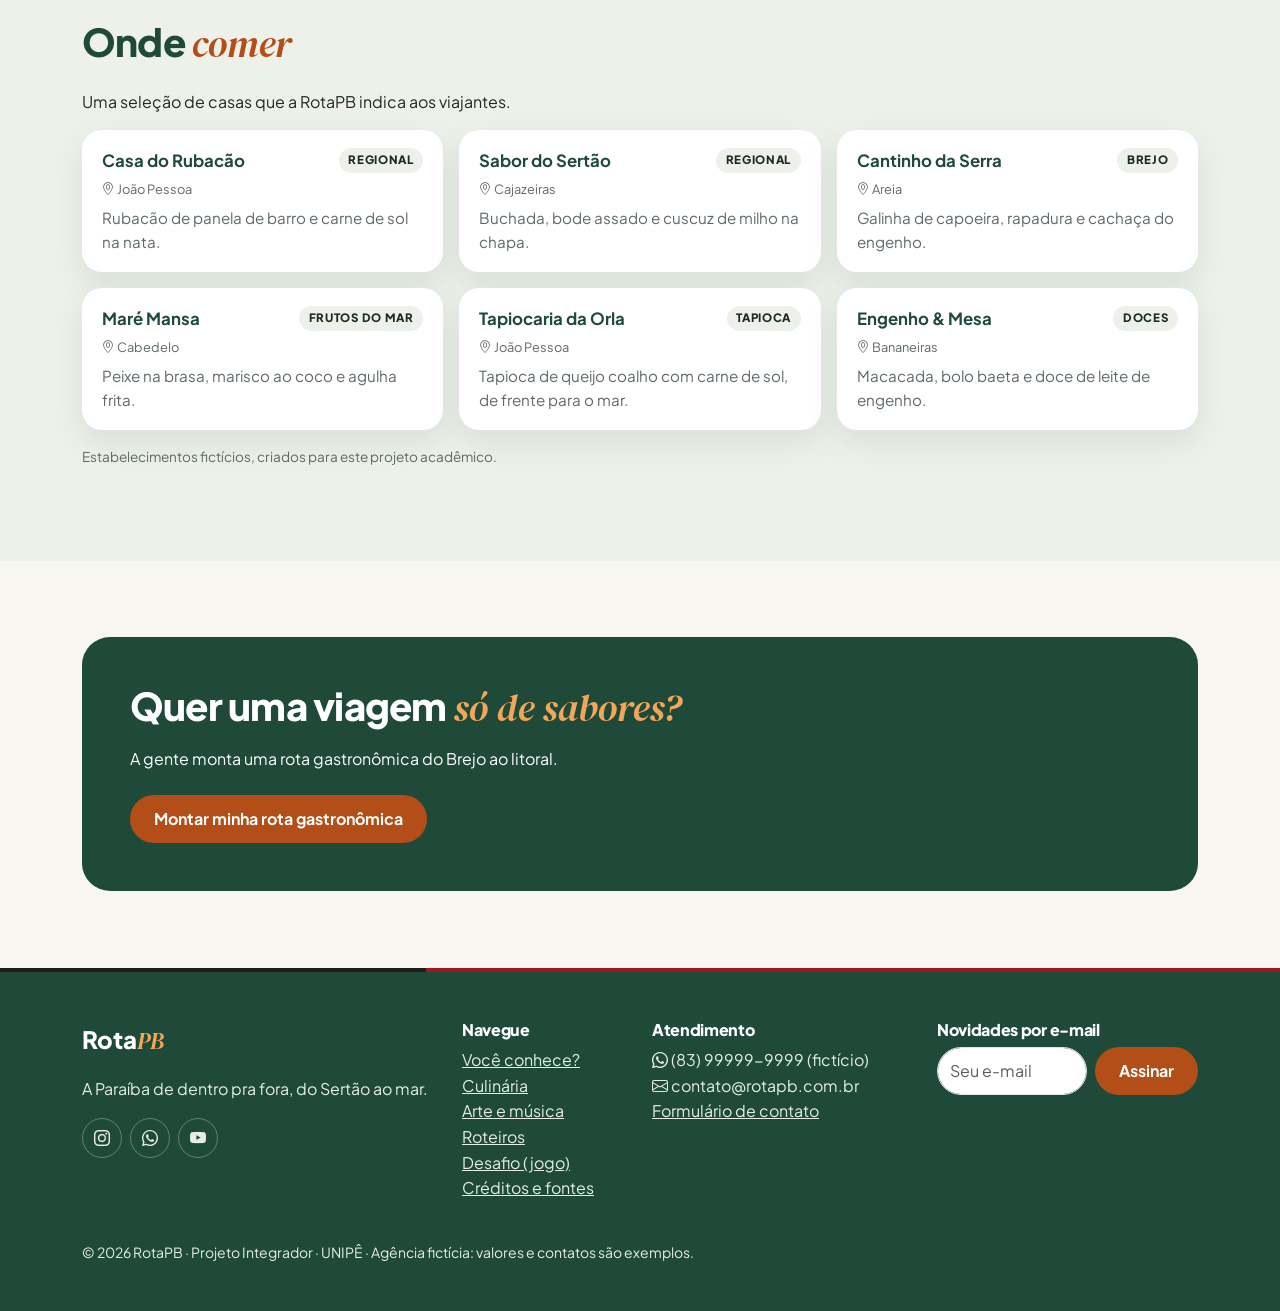
<file: pages/culinaria.html>
<!DOCTYPE html>
<html lang="pt-BR">
<head>
  <meta charset="UTF-8">
  <meta name="viewport" content="width=device-width, initial-scale=1">
  <title>Culinária · RotaPB</title>
  <meta name="description" content="Comidas e frutas típicas da Paraíba, drinks com cachaça paraibana e onde comer.">
  <!-- Fontes: Plus Jakarta Sans (títulos e texto) + DM Serif Display itálico (palavras em destaque) -->
  <link rel="preconnect" href="https://fonts.googleapis.com">
  <link rel="preconnect" href="https://fonts.gstatic.com" crossorigin>
  <link href="https://fonts.googleapis.com/css2?family=DM+Serif+Display:ital@1&family=Plus+Jakarta+Sans:wght@400;600;700;800&display=swap" rel="stylesheet">
  <!-- ETAPA 12: Bootstrap (cópia local na pasta assets) -->
  <link rel="stylesheet" href="../assets/bootstrap/bootstrap.min.css">
  <link rel="stylesheet" href="../assets/bootstrap-icons/bootstrap-icons.min.css">
  <!-- ETAPA 7: nosso CSS vem DEPOIS do Bootstrap para poder sobrescrever -->
  <link rel="stylesheet" href="../css/style.css">
</head>
<body>
  <!-- ETAPA 13 (acessibilidade): link para pular direto ao conteúdo -->
  <a class="pular-conteudo" href="#conteudo">Pular para o conteúdo</a>

  <!-- ===================== BARRA DE ACESSIBILIDADE (ETAPA 13 + ETAPA 11) ===================== -->
  <div class="barra-acess">
    <div class="container d-flex flex-wrap align-items-center justify-content-between gap-2">
      <div class="d-flex flex-wrap align-items-center gap-1" role="group" aria-label="Acessibilidade">
        <span class="me-1 rotulo">Acessibilidade:</span>
        <button type="button" class="btn-acess" id="fonteMenor" aria-label="Diminuir texto">A-</button>
        <button type="button" class="btn-acess" id="fonteNormal" aria-label="Tamanho normal do texto">A</button>
        <button type="button" class="btn-acess" id="fonteMaior" aria-label="Aumentar texto">A+</button>
        <button type="button" class="btn-acess" id="altoContraste" aria-pressed="false" aria-label="Alto contraste"><i class="bi bi-circle-half" aria-hidden="true"></i><span class="rotulo"> Alto contraste</span></button>
        <button type="button" class="btn-acess" id="botaoTema" aria-pressed="false" aria-label="Modo noturno"><i class="bi bi-moon-stars" aria-hidden="true"></i><span class="rotulo"> Modo noturno</span></button>
      </div>
      <a class="link-whats-topo" href="https://wa.me/5583999999999?text=Ol%C3%A1!%20Quero%20conhecer%20a%20Para%C3%ADba" target="_blank" rel="noopener"><i class="bi bi-whatsapp" aria-hidden="true"></i> Fale no WhatsApp</a>
    </div>
  </div>

  <!-- ===================== CABEÇALHO (ETAPA 6: header + nav | ETAPA 12: navbar) ===================== -->
  <header class="topo">
    <div class="faixa-bandeira" aria-hidden="true"></div>
    <nav class="navbar navbar-expand-lg" aria-label="Menu principal">
      <div class="container">
        <a class="navbar-brand marca" href="../index.html">
          <img class="logo-mapa logo-claro" src="../images/logo-rotapb-mapa.svg" alt="" width="96" height="56">
          <img class="logo-mapa logo-escuro" src="../images/logo-rotapb-mapa-escuro.svg" alt="" width="96" height="56">
          <span class="marca-texto">Rota<em>PB</em></span>
        </a>
        <button class="navbar-toggler" type="button" data-bs-toggle="collapse" data-bs-target="#menu"
                aria-controls="menu" aria-expanded="false" aria-label="Abrir menu">
          <span class="navbar-toggler-icon"></span>
        </button>
        <div class="collapse navbar-collapse" id="menu">
          <ul class="navbar-nav mx-auto">
            <li class="nav-item"><a class="nav-link" href="../index.html">Início</a></li>
            <li class="nav-item"><a class="nav-link" href="conhece.html">Você conhece?</a></li>
            <li class="nav-item"><a class="nav-link active" aria-current="page" href="culinaria.html">Culinária</a></li>
            <li class="nav-item"><a class="nav-link" href="cultura.html">Cultura</a></li>
            <li class="nav-item"><a class="nav-link" href="roteiros.html">Roteiros</a></li>
            <li class="nav-item"><a class="nav-link" href="desafio.html">Desafio</a></li>
            <li class="nav-item"><a class="nav-link" href="contato.html">Contato</a></li>
          </ul>
          <a class="btn btn-pb btn-sm" href="contato.html">Monte sua viagem</a>
        </div>
      </div>
    </nav>
  </header>

  <!-- ======================================================================
       PÁGINA DA PESSOA 2 · Culinária
       JavaScript desta página: filtrarCulinaria()
       ====================================================================== -->
  <main id="conteudo">
    <section class="secao pb-4" aria-labelledby="tituloPagina">
      <div class="container">
        <p class="sobretitulo">Culinária</p>
        <h1 id="tituloPagina">Sabores de <em>dentro pra fora</em></h1>
        <p class="lead">A mesa paraibana, do cuscuz do Sertão ao peixe do litoral.</p>
        <!-- atalhos para as seções da página -->
        <nav class="atalhos" aria-label="Nesta página">
          <a href="#comidas">Comidas típicas</a><a href="#frutas">Frutas</a><a href="#drinks">Drinks</a><a href="#restaurantes">Onde comer</a>
        </nav>
      </div>
    </section>

    <section class="secao pt-0" id="comidas" aria-labelledby="tituloComidas">
      <div class="container">
        <h2 id="tituloComidas" class="titulo-secao">Comidas <em>típicas</em></h2>
        <!-- ETAPA 11: filtro por categoria (função filtrarCulinaria) -->
        <div class="filtros mb-4" role="group" aria-label="Filtrar comidas">
          <button class="filtro filtro-culinaria ativo" type="button" data-filtro="todas" aria-pressed="true">Todas</button>
          <button class="filtro filtro-culinaria" type="button" data-filtro="pratos" aria-pressed="false">Pratos</button>
          <button class="filtro filtro-culinaria" type="button" data-filtro="mar" aria-pressed="false">Do mar</button>
          <button class="filtro filtro-culinaria" type="button" data-filtro="doces" aria-pressed="false">Doces</button>
        </div>
        <div class="row g-3">
          <div class="col-12 col-sm-6 col-lg-4 item-culinaria" data-categoria="pratos">
            <article class="card-prato">
              <span class="tag-cat cat-pratos">Prato</span>
              <h3>Cuscuz</h3>
              <p>Flocão de milho no vapor. Vai bem com ovo, queijo coalho ou carne de sol.</p>
            </article>
          </div>
          <div class="col-12 col-sm-6 col-lg-4 item-culinaria" data-categoria="pratos">
            <article class="card-prato">
              <span class="tag-cat cat-pratos">Prato</span>
              <h3>Tapioca</h3>
              <p>Massa de goma de mandioca, recheada de doce ou salgado.</p>
            </article>
          </div>
          <div class="col-12 col-sm-6 col-lg-4 item-culinaria" data-categoria="pratos">
            <article class="card-prato">
              <span class="tag-cat cat-pratos">Prato</span>
              <h3>Carne de sol</h3>
              <p>Carne salgada e seca ao vento, servida com macaxeira e manteiga da terra.</p>
            </article>
          </div>
          <div class="col-12 col-sm-6 col-lg-4 item-culinaria" data-categoria="pratos">
            <article class="card-prato">
              <span class="tag-cat cat-pratos">Prato</span>
              <h3>Rubacão</h3>
              <p>Arroz com feijão-verde, queijo coalho e nata: o prato-símbolo da Paraíba.</p>
            </article>
          </div>
          <div class="col-12 col-sm-6 col-lg-4 item-culinaria" data-categoria="pratos">
            <article class="card-prato">
              <span class="tag-cat cat-pratos">Prato</span>
              <h3>Arrumadinho</h3>
              <p>Feijão-verde, carne de sol, farofa e vinagrete, tudo em camadas.</p>
            </article>
          </div>
          <div class="col-12 col-sm-6 col-lg-4 item-culinaria" data-categoria="pratos">
            <article class="card-prato">
              <span class="tag-cat cat-pratos">Prato</span>
              <h3>Buchada de bode</h3>
              <p>Tradição do Cariri e do Sertão. Vísceras do bode, temperadas e cozidas no próprio estômago do animal.</p>
            </article>
          </div>
          <div class="col-12 col-sm-6 col-lg-4 item-culinaria" data-categoria="pratos">
            <article class="card-prato">
              <span class="tag-cat cat-pratos">Prato</span>
              <h3>Galinha de capoeira</h3>
              <p>Galinha caipira cozida no molho.</p>
            </article>
          </div>
          <div class="col-12 col-sm-6 col-lg-4 item-culinaria" data-categoria="pratos">
            <article class="card-prato">
              <span class="tag-cat cat-pratos">Prato</span>
              <h3>Fava</h3>
              <p>Grãos cozidos e temperados, geralmente com carne de sol, charque ou linguiça.</p>
            </article>
          </div>
          <div class="col-12 col-sm-6 col-lg-4 item-culinaria" data-categoria="pratos">
            <article class="card-prato">
              <span class="tag-cat cat-pratos">Prato</span>
              <h3>Mungunzá</h3>
              <p>Milho branco cozido, na versão doce ou salgada.</p>
            </article>
          </div>
          <div class="col-12 col-sm-6 col-lg-4 item-culinaria" data-categoria="pratos">
            <article class="card-prato">
              <span class="tag-cat cat-pratos">Prato</span>
              <h3>Sarapatel</h3>
              <p>Ensopado feito com vísceras de porco ou bode, temperado com ervas, pimentas e especiarias.</p>
            </article>
          </div>
          <div class="col-12 col-sm-6 col-lg-4 item-culinaria" data-categoria="mar">
            <article class="card-prato">
              <span class="tag-cat cat-mar">Do mar</span>
              <h3>Marisco ao coco</h3>
              <p>Frutos do mar cozidos em um molho cremoso de leite de coco e temperos.</p>
            </article>
          </div>
          <div class="col-12 col-sm-6 col-lg-4 item-culinaria" data-categoria="mar">
            <article class="card-prato">
              <span class="tag-cat cat-mar">Do mar</span>
              <h3>Peixe frito</h3>
              <p>Clássico das barracas de praia. Peixe temperado e frito até ficar dourado e crocante.</p>
            </article>
          </div>
          <div class="col-12 col-sm-6 col-lg-4 item-culinaria" data-categoria="mar">
            <article class="card-prato">
              <span class="tag-cat cat-mar">Do mar</span>
              <h3>Agulha frita</h3>
              <p>Peixinho fino, servido inteiro, frito e crocante.</p>
            </article>
          </div>
          <div class="col-12 col-sm-6 col-lg-4 item-culinaria" data-categoria="doces">
            <article class="card-prato">
              <span class="tag-cat cat-doces">Doce</span>
              <h3>Pamonha e canjica</h3>
              <p>Feitas de milho verde, reinam no São João.</p>
            </article>
          </div>
          <div class="col-12 col-sm-6 col-lg-4 item-culinaria" data-categoria="doces">
            <article class="card-prato">
              <span class="tag-cat cat-doces">Doce</span>
              <h3>Arroz doce</h3>
              <p>Sobremesa cremosa feita com arroz, leite, açúcar e canela.</p>
            </article>
          </div>
          <div class="col-12 col-sm-6 col-lg-4 item-culinaria" data-categoria="doces">
            <article class="card-prato">
              <span class="tag-cat cat-doces">Doce</span>
              <h3>Quebra-queixo</h3>
              <p>Doce tradicional preparado com coco e açúcar caramelizado.</p>
            </article>
          </div>
          <div class="col-12 col-sm-6 col-lg-4 item-culinaria" data-categoria="doces">
            <article class="card-prato">
              <span class="tag-cat cat-doces">Doce</span>
              <h3>Rapadura</h3>
              <p>Do caldo de cana dos engenhos do Brejo.</p>
            </article>
          </div>
          <div class="col-12 col-sm-6 col-lg-4 item-culinaria" data-categoria="doces">
            <article class="card-prato">
              <span class="tag-cat cat-doces">Doce</span>
              <h3>Bolo baeta</h3>
              <p>Bolo de textura macia e cremosa, feito com leite, ovos, açúcar, farinha de trigo e manteiga.</p>
            </article>
          </div>
        </div>
      </div>
    </section>

    <section class="secao secao-clara" id="frutas" aria-labelledby="tituloFrutas">
      <div class="container">
        <p class="sobretitulo">Do quintal e da feira</p>
        <h2 id="tituloFrutas" class="titulo-secao">Frutas <em>típicas</em></h2>
        <p>Muita coisa que se come na Paraíba vem do pé: do umbu da Caatinga à mangaba do litoral, as frutas da estação perfumam as feiras livres e viram sucos, sorvetes, doces e licores em todo o estado.</p>
        <div class="row g-3">
          <div class="col-6 col-md-4 col-lg-3"><article class="card-prato"><span class="tag-cat cat-fruta">Fruta</span><h3>Cajá</h3><p>Azedinha e perfumada, é o suco e o picolé mais pedidos do verão.</p></article></div>
          <div class="col-6 col-md-4 col-lg-3"><article class="card-prato"><span class="tag-cat cat-fruta">Fruta</span><h3>Caju</h3><p>A fruta dá o suco e a castanha. O "caju" que a gente chupa é o pedúnculo; a castanha é o fruto de verdade.</p></article></div>
          <div class="col-6 col-md-4 col-lg-3"><article class="card-prato"><span class="tag-cat cat-fruta">Fruta</span><h3>Mangaba</h3><p>Doce e delicada, nasce nos tabuleiros do litoral. Vira suco, sorvete e licor.</p></article></div>
          <div class="col-6 col-md-4 col-lg-3"><article class="card-prato"><span class="tag-cat cat-fruta">Fruta</span><h3>Umbu</h3><p>A fruta do umbuzeiro, árvore da Caatinga que guarda água nas raízes. Base da umbuzada.</p></article></div>
          <div class="col-6 col-md-4 col-lg-3"><article class="card-prato"><span class="tag-cat cat-fruta">Fruta</span><h3>Siriguela</h3><p>Pequena, vermelha e doce, chega nas feiras no fim do ano.</p></article></div>
          <div class="col-6 col-md-4 col-lg-3"><article class="card-prato"><span class="tag-cat cat-fruta">Fruta</span><h3>Pitomba</h3><p>Vendida em cachos nas ruas; polpa translúcida e agridoce.</p></article></div>
          <div class="col-6 col-md-4 col-lg-3"><article class="card-prato"><span class="tag-cat cat-fruta">Fruta</span><h3>Tamarindo</h3><p>Vagem de polpa azeda, boa em suco e em doce.</p></article></div>
          <div class="col-6 col-md-4 col-lg-3"><article class="card-prato"><span class="tag-cat cat-fruta">Fruta</span><h3>Graviola</h3><p>Polpa branca e cremosa, perfeita para suco e sorvete.</p></article></div>
          <div class="col-6 col-md-4 col-lg-3"><article class="card-prato"><span class="tag-cat cat-fruta">Fruta</span><h3>Jaca</h3><p>Gigante e perfumada, vendida em pedaços nas feiras.</p></article></div>
          <div class="col-6 col-md-4 col-lg-3"><article class="card-prato"><span class="tag-cat cat-fruta">Fruta</span><h3>Manga</h3><p>Espada, rosa, coité… cada quintal tem a sua.</p></article></div>
        </div>
      </div>
    </section>

    <section class="secao" id="drinks" aria-labelledby="tituloDrinks">
      <div class="container">
        <h2 id="tituloDrinks" class="titulo-secao">Drinks com <em>cachaça paraibana</em></h2>
        <p>Areia tem Indicação de Procedência para cachaça e é o 2º município do Brasil com mais cachaças registradas. Bares e eventos da Paraíba vêm usando a cachaça local em coquetéis.</p>
        <div class="row g-3">
          <div class="col-12 col-md-4"><article class="card-prato"><span class="tag-cat cat-drink">Autoral</span><h3>Gonzaguinha</h3><p>Cachaça envelhecida em jequitibá-rosa, maracujá, xarope simples e clara de ovo.</p></article></div>
          <div class="col-12 col-md-4"><article class="card-prato"><span class="tag-cat cat-drink">Releitura</span><h3>Negroni brasileiro</h3><p>Cachaça envelhecida em carvalho, Campari e vermute tinto.</p></article></div>
          <div class="col-12 col-md-4"><article class="card-prato"><span class="tag-cat cat-drink">Refrescante</span><h3>Cachaça tônica</h3><p>Cachaça branca, água tônica, vermute seco e casca de limão.</p></article></div>
          <div class="col-12"><article class="card-prato sem-alcool"><span class="tag-cat">Sem álcool</span><h3>Caldo de cana e sucos da terra</h3><p>Sucos de cajá, caju, mangaba, umbu e siriguela. Vale para quem dirige e para as crianças.</p></article></div>
        </div>
        <p class="nota mt-3"><i class="bi bi-exclamation-circle" aria-hidden="true"></i> Beba com moderação. Venda de bebida alcoólica proibida para menores de 18 anos.</p>
      </div>
    </section>

    <section class="secao secao-clara" id="restaurantes" aria-labelledby="tituloRest">
      <div class="container">
        <h2 id="tituloRest" class="titulo-secao">Onde <em>comer</em></h2>
        <p>Uma seleção de casas que a RotaPB indica aos viajantes.</p>
        <ul class="lista-restaurantes">
          <li class="restaurante">
            <div><strong>Casa do Rubacão</strong><span class="restaurante-cidade"><i class="bi bi-geo-alt" aria-hidden="true"></i> João Pessoa</span></div>
            <span class="tag-cat">Regional</span>
            <p>Rubacão de panela de barro e carne de sol na nata.</p>
          </li>
          <li class="restaurante">
            <div><strong>Sabor do Sertão</strong><span class="restaurante-cidade"><i class="bi bi-geo-alt" aria-hidden="true"></i> Cajazeiras</span></div>
            <span class="tag-cat">Regional</span>
            <p>Buchada, bode assado e cuscuz de milho na chapa.</p>
          </li>
          <li class="restaurante">
            <div><strong>Cantinho da Serra</strong><span class="restaurante-cidade"><i class="bi bi-geo-alt" aria-hidden="true"></i> Areia</span></div>
            <span class="tag-cat">Brejo</span>
            <p>Galinha de capoeira, rapadura e cachaça do engenho.</p>
          </li>
          <li class="restaurante">
            <div><strong>Maré Mansa</strong><span class="restaurante-cidade"><i class="bi bi-geo-alt" aria-hidden="true"></i> Cabedelo</span></div>
            <span class="tag-cat">Frutos do mar</span>
            <p>Peixe na brasa, marisco ao coco e agulha frita.</p>
          </li>
          <li class="restaurante">
            <div><strong>Tapiocaria da Orla</strong><span class="restaurante-cidade"><i class="bi bi-geo-alt" aria-hidden="true"></i> João Pessoa</span></div>
            <span class="tag-cat">Tapioca</span>
            <p>Tapioca de queijo coalho com carne de sol, de frente para o mar.</p>
          </li>
          <li class="restaurante">
            <div><strong>Engenho & Mesa</strong><span class="restaurante-cidade"><i class="bi bi-geo-alt" aria-hidden="true"></i> Bananeiras</span></div>
            <span class="tag-cat">Doces</span>
            <p>Macacada, bolo baeta e doce de leite de engenho.</p>
          </li>
        </ul>
        <p class="nota mt-3">Estabelecimentos fictícios, criados para este projeto acadêmico.</p>
      </div>
    </section>

    <section class="secao" aria-label="Chamada">
      <div class="container">
        <div class="oferta oferta-simples">
          <div class="oferta-texto">
            <h2>Quer uma viagem <em>só de sabores?</em></h2>
            <p>A gente monta uma rota gastronômica do Brejo ao litoral.</p>
            <a class="btn btn-pb" href="contato.html?tema=gastronomia">Montar minha rota gastronômica</a>
          </div>
        </div>
      </div>
    </section>
  </main>

  <!-- ===================== RODAPÉ (ETAPA 6: footer) ===================== -->
  <footer class="rodape">
    <div class="faixa-bandeira" aria-hidden="true"></div>
    <div class="container py-5">
      <div class="row g-4">
        <section class="col-12 col-lg-4">
          <p class="marca-rodape">Rota<em>PB</em></p>
          <p>A Paraíba de dentro pra fora, do Sertão ao mar.</p>
          <div class="d-flex gap-2">
            <a class="rede" href="https://instagram.com" target="_blank" rel="noopener" aria-label="Instagram"><i class="bi bi-instagram"></i></a>
            <a class="rede" href="https://wa.me/5583999999999?text=Ol%C3%A1!%20Quero%20conhecer%20a%20Para%C3%ADba" target="_blank" rel="noopener" aria-label="WhatsApp"><i class="bi bi-whatsapp"></i></a>
            <a class="rede" href="https://youtube.com" target="_blank" rel="noopener" aria-label="YouTube"><i class="bi bi-youtube"></i></a>
          </div>
        </section>
        <section class="col-12 col-sm-6 col-lg-2">
          <h2 class="h6">Navegue</h2>
          <ul class="list-unstyled">
            <li><a href="conhece.html">Você conhece?</a></li>
            <li><a href="culinaria.html">Culinária</a></li>
            <li><a href="cultura.html">Arte e música</a></li>
            <li><a href="roteiros.html">Roteiros</a></li>
            <li><a href="desafio.html">Desafio (jogo)</a></li>
            <li><a href="creditos.html">Créditos e fontes</a></li>
          </ul>
        </section>
        <section class="col-12 col-sm-6 col-lg-3">
          <h2 class="h6">Atendimento</h2>
          <ul class="list-unstyled">
            <li><i class="bi bi-whatsapp" aria-hidden="true"></i> (83) 99999-9999 <span class="text-nowrap">(fictício)</span></li>
            <li><i class="bi bi-envelope" aria-hidden="true"></i> contato@rotapb.com.br</li>
            <li><a href="contato.html">Formulário de contato</a></li>
          </ul>
        </section>
        <section class="col-12 col-lg-3">
          <h2 class="h6">Novidades por e-mail</h2>
          <form class="assinatura" novalidate>
            <label for="emailNews-i" class="visually-hidden">Seu e-mail</label>
            <input id="emailNews-i" type="email" class="form-control" placeholder="Seu e-mail" required>
            <button type="submit" class="btn btn-pb">Assinar</button>
          </form>
        </section>
      </div>
      <p class="small mt-4 mb-0">© <span class="js-ano">2026</span> RotaPB · Projeto Integrador · UNIPÊ · Agência fictícia: valores e contatos são exemplos.</p>
    </div>
  </footer>

  <!-- ===================== PASSAPORTE (ETAPA 11: localStorage) ===================== -->
  <button type="button" class="flutuante passaporte-botao" data-bs-toggle="modal" data-bs-target="#modalPassaporte" aria-label="Abrir meu passaporte">
    <i class="bi bi-journal-bookmark" aria-hidden="true"></i><span class="js-passaporte-contagem">0/8</span>
  </button>
  <div class="modal fade" id="modalPassaporte" tabindex="-1" aria-labelledby="tituloPassaporte" aria-hidden="true">
    <div class="modal-dialog modal-dialog-centered modal-lg">
      <div class="modal-content passaporte">
        <div class="modal-header">
          <h2 class="modal-title h4" id="tituloPassaporte">Meu passaporte paraibano</h2>
          <button type="button" class="btn-close" data-bs-dismiss="modal" aria-label="Fechar"></button>
        </div>
        <div class="modal-body">
          <p class="mb-2">Ganhe carimbos explorando o site e vencendo as salas do <a href="desafio.html">Desafio</a>. Os carimbos ficam salvos neste navegador.</p>
          <div class="progress passaporte-progresso" role="progressbar" aria-label="Carimbos conquistados" aria-valuemin="0" aria-valuemax="8" aria-valuenow="0">
            <div class="progress-bar" id="barraPassaporte" style="width: 0%"></div>
          </div>
          <ul class="grade-carimbos" id="gradeCarimbos" aria-label="Carimbos"></ul>
          <div id="passaporteCompleto" class="alert alert-success mt-3" hidden>
            <strong>Passaporte completo!</strong> Você ganhou <strong>10% de desconto</strong> em qualquer roteiro. Use o cupom <code class="cupom">ROTAPB10</code> ao <a href="contato.html">montar sua viagem</a>.
          </div>
        </div>
        <div class="modal-footer justify-content-between">
          <button type="button" class="btn btn-link text-decoration-none" id="zerarPassaporte">Zerar carimbos</button>
          <a class="btn btn-pb" href="desafio.html">Ir para o Desafio</a>
        </div>
      </div>
    </div>
  </div>

  <!-- Botões flutuantes: WhatsApp e voltar ao topo (ETAPA 11) -->
  <a class="flutuante whatsapp" href="https://wa.me/5583999999999?text=Ol%C3%A1!%20Quero%20conhecer%20a%20Para%C3%ADba" target="_blank" rel="noopener" aria-label="Falar no WhatsApp"><i class="bi bi-whatsapp" aria-hidden="true"></i></a>
  <button id="voltarTopo" class="flutuante voltar-topo" type="button" aria-label="Voltar ao topo"><i class="bi bi-arrow-up" aria-hidden="true"></i></button>

  <script src="../assets/bootstrap/bootstrap.bundle.min.js"></script>
  <script src="../js/script.js"></script>
</body>
</html>
</file>
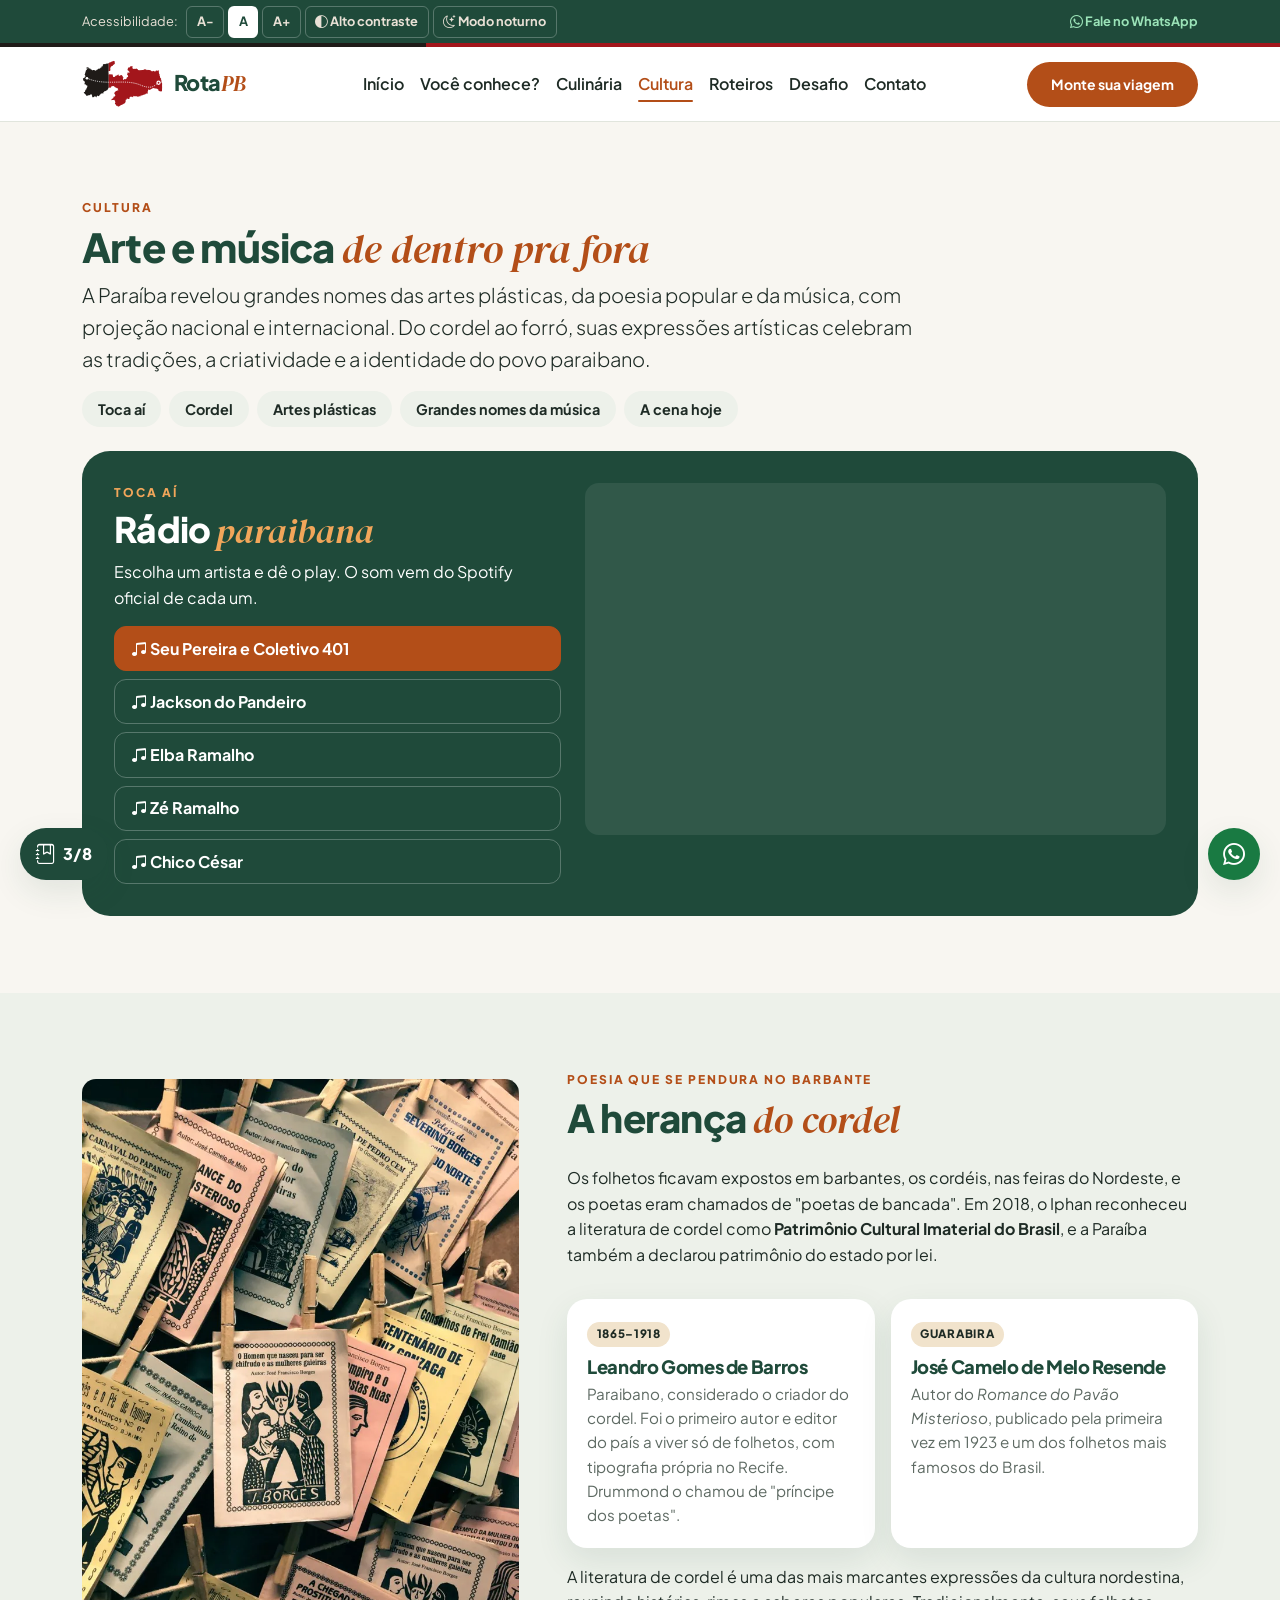
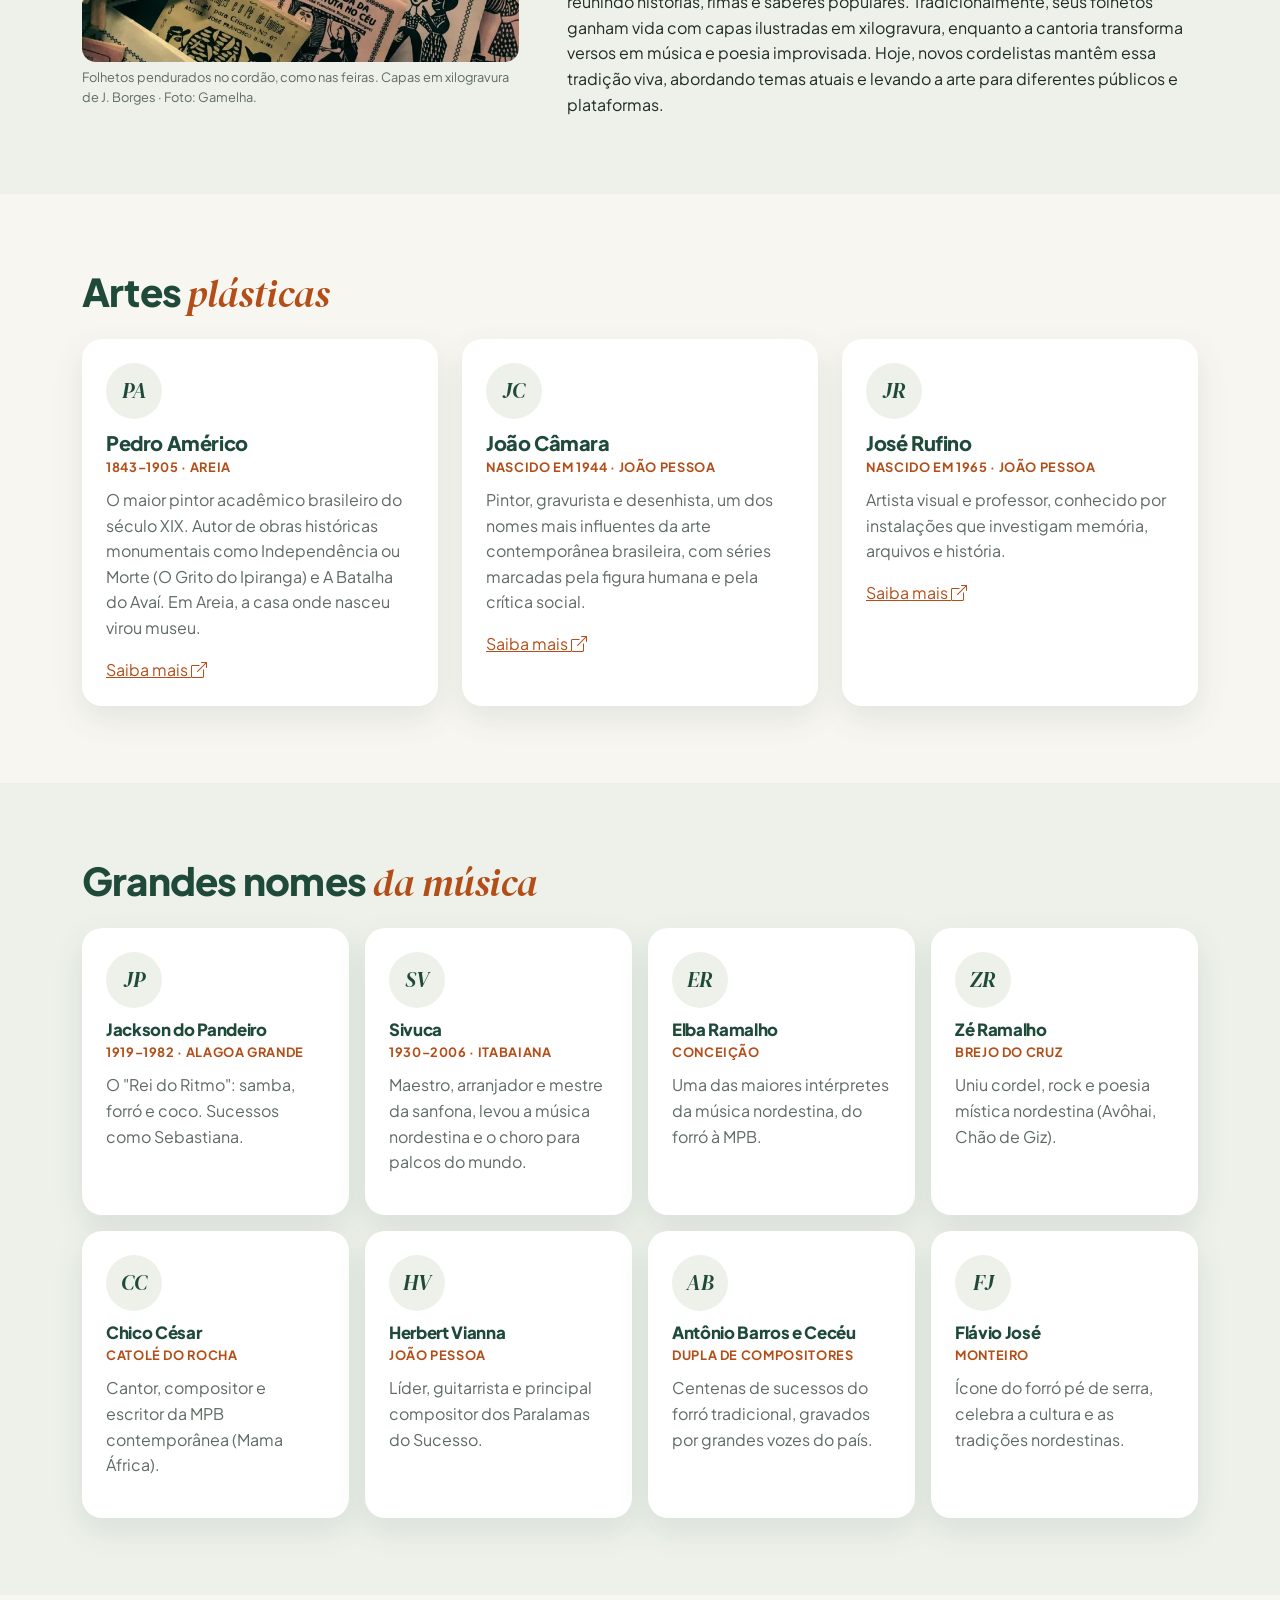
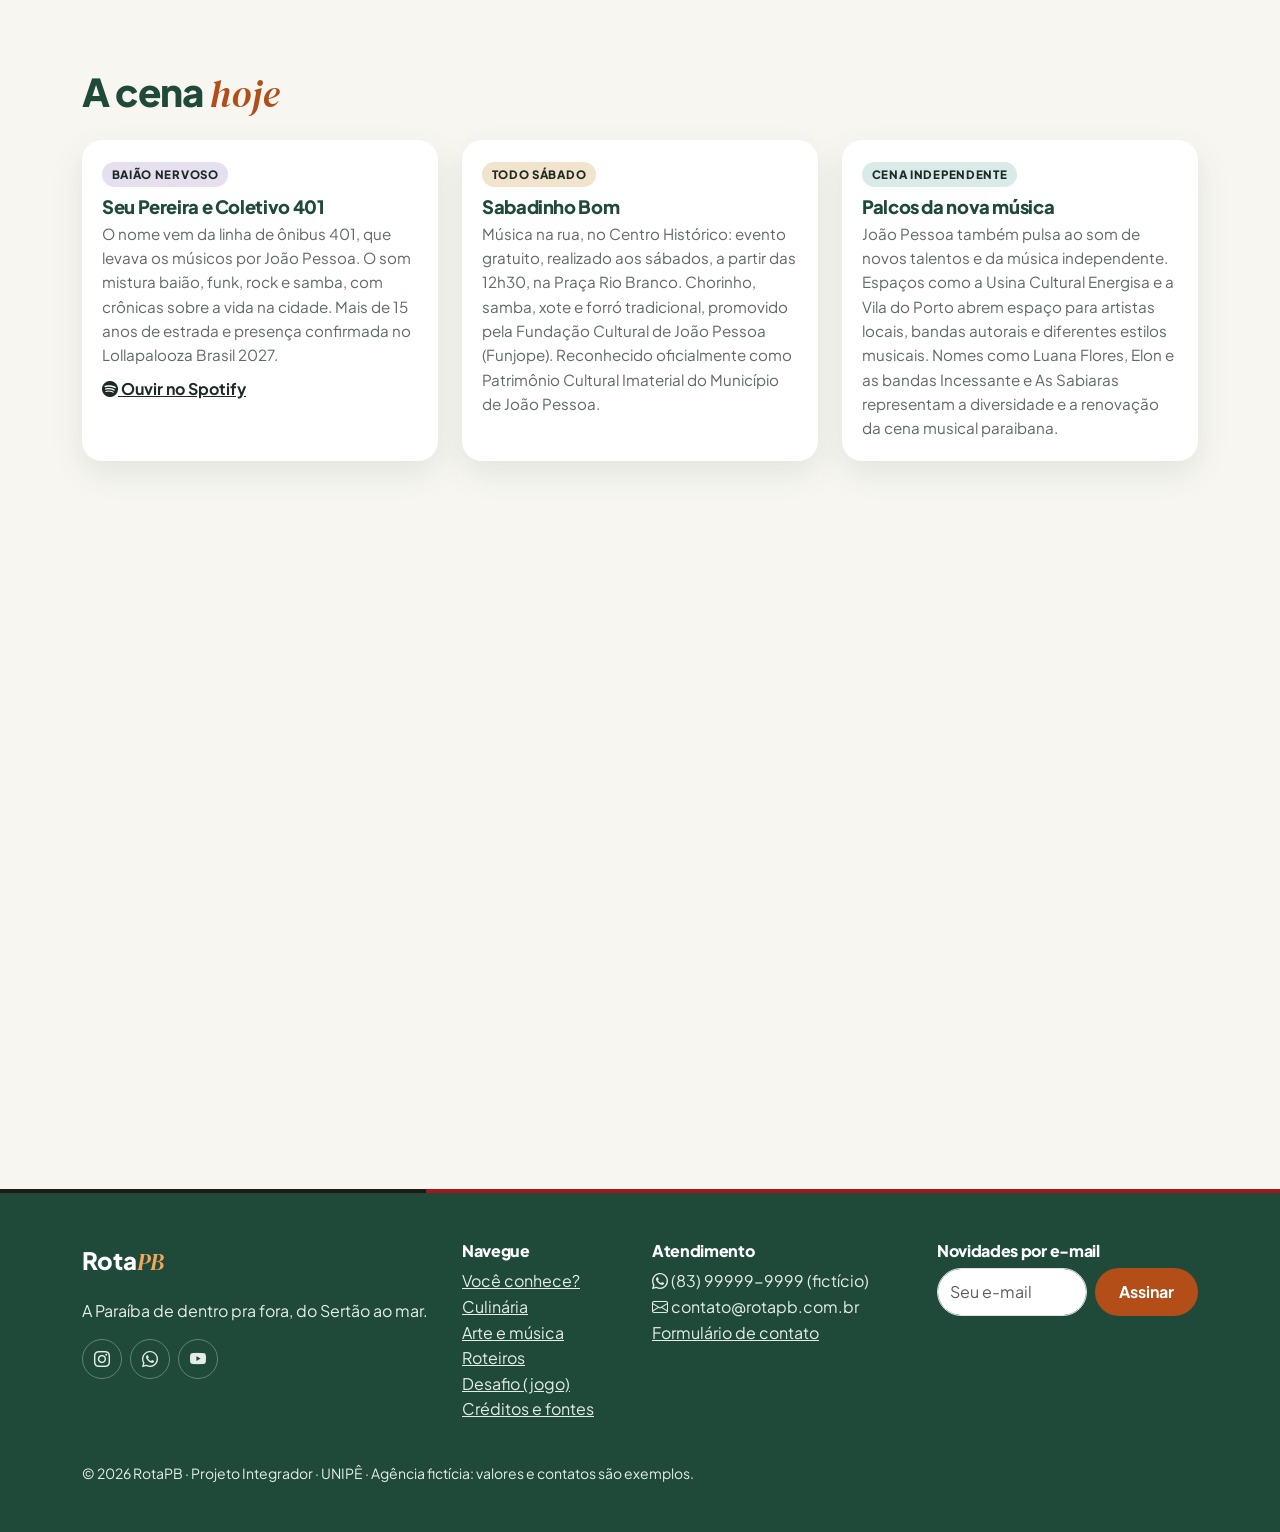
<file: pages/cultura.html>
<!DOCTYPE html>
<html lang="pt-BR">
<head>
  <meta charset="UTF-8">
  <meta name="viewport" content="width=device-width, initial-scale=1">
  <title>Cultura · RotaPB</title>
  <meta name="description" content="Arte e música da Paraíba: Pedro Américo, João Câmara, José Rufino, Jackson do Pandeiro, Sivuca, Elba e Zé Ramalho, Chico César, Seu Pereira e Coletivo 401 e o Sabadinho Bom.">
  <!-- Fontes: Plus Jakarta Sans (títulos e texto) + DM Serif Display itálico (palavras em destaque) -->
  <link rel="preconnect" href="https://fonts.googleapis.com">
  <link rel="preconnect" href="https://fonts.gstatic.com" crossorigin>
  <link href="https://fonts.googleapis.com/css2?family=DM+Serif+Display:ital@1&family=Plus+Jakarta+Sans:wght@400;600;700;800&display=swap" rel="stylesheet">
  <!-- ETAPA 12: Bootstrap (cópia local na pasta assets) -->
  <link rel="stylesheet" href="../assets/bootstrap/bootstrap.min.css">
  <link rel="stylesheet" href="../assets/bootstrap-icons/bootstrap-icons.min.css">
  <!-- ETAPA 7: nosso CSS vem DEPOIS do Bootstrap para poder sobrescrever -->
  <link rel="stylesheet" href="../css/style.css">
</head>
<body>
  <!-- ETAPA 13 (acessibilidade): link para pular direto ao conteúdo -->
  <a class="pular-conteudo" href="#conteudo">Pular para o conteúdo</a>

  <!-- ===================== BARRA DE ACESSIBILIDADE (ETAPA 13 + ETAPA 11) ===================== -->
  <div class="barra-acess">
    <div class="container d-flex flex-wrap align-items-center justify-content-between gap-2">
      <div class="d-flex flex-wrap align-items-center gap-1" role="group" aria-label="Acessibilidade">
        <span class="me-1 rotulo">Acessibilidade:</span>
        <button type="button" class="btn-acess" id="fonteMenor" aria-label="Diminuir texto">A-</button>
        <button type="button" class="btn-acess" id="fonteNormal" aria-label="Tamanho normal do texto">A</button>
        <button type="button" class="btn-acess" id="fonteMaior" aria-label="Aumentar texto">A+</button>
        <button type="button" class="btn-acess" id="altoContraste" aria-pressed="false" aria-label="Alto contraste"><i class="bi bi-circle-half" aria-hidden="true"></i><span class="rotulo"> Alto contraste</span></button>
        <button type="button" class="btn-acess" id="botaoTema" aria-pressed="false" aria-label="Modo noturno"><i class="bi bi-moon-stars" aria-hidden="true"></i><span class="rotulo"> Modo noturno</span></button>
      </div>
      <a class="link-whats-topo" href="https://wa.me/5583999999999?text=Ol%C3%A1!%20Quero%20conhecer%20a%20Para%C3%ADba" target="_blank" rel="noopener"><i class="bi bi-whatsapp" aria-hidden="true"></i> Fale no WhatsApp</a>
    </div>
  </div>

  <!-- ===================== CABEÇALHO (ETAPA 6: header + nav | ETAPA 12: navbar) ===================== -->
  <header class="topo">
    <div class="faixa-bandeira" aria-hidden="true"></div>
    <nav class="navbar navbar-expand-lg" aria-label="Menu principal">
      <div class="container">
        <a class="navbar-brand marca" href="../index.html">
          <img class="logo-mapa logo-claro" src="../images/logo-rotapb-mapa.svg" alt="" width="96" height="56">
          <img class="logo-mapa logo-escuro" src="../images/logo-rotapb-mapa-escuro.svg" alt="" width="96" height="56">
          <span class="marca-texto">Rota<em>PB</em></span>
        </a>
        <button class="navbar-toggler" type="button" data-bs-toggle="collapse" data-bs-target="#menu"
                aria-controls="menu" aria-expanded="false" aria-label="Abrir menu">
          <span class="navbar-toggler-icon"></span>
        </button>
        <div class="collapse navbar-collapse" id="menu">
          <ul class="navbar-nav mx-auto">
            <li class="nav-item"><a class="nav-link" href="../index.html">Início</a></li>
            <li class="nav-item"><a class="nav-link" href="conhece.html">Você conhece?</a></li>
            <li class="nav-item"><a class="nav-link" href="culinaria.html">Culinária</a></li>
            <li class="nav-item"><a class="nav-link active" aria-current="page" href="cultura.html">Cultura</a></li>
            <li class="nav-item"><a class="nav-link" href="roteiros.html">Roteiros</a></li>
            <li class="nav-item"><a class="nav-link" href="desafio.html">Desafio</a></li>
            <li class="nav-item"><a class="nav-link" href="contato.html">Contato</a></li>
          </ul>
          <a class="btn btn-pb btn-sm" href="contato.html">Monte sua viagem</a>
        </div>
      </div>
    </nav>
  </header>

  <!-- ======================================================================
       PÁGINA DE CULTURA (arte, cordel e música)
       JavaScript desta página: trocarMusica()
       ====================================================================== -->
  <main id="conteudo">
    <section class="secao pb-4" aria-labelledby="tituloPagina">
      <div class="container">
        <div class="row align-items-center g-4">
          <div class="col-12 col-lg-9">
            <p class="sobretitulo">Cultura</p>
            <h1 id="tituloPagina">Arte e música <em>de dentro pra fora</em></h1>
            <p class="lead">A Paraíba revelou grandes nomes das artes plásticas, da poesia popular e da música, com projeção nacional e internacional. Do cordel ao forró, suas expressões artísticas celebram as tradições, a criatividade e a identidade do povo paraibano.</p>
            <nav class="atalhos" aria-label="Nesta página">
              <a href="#player">Toca aí</a><a href="#cordel">Cordel</a><a href="#artes">Artes plásticas</a><a href="#musica">Grandes nomes da música</a><a href="#cena">A cena hoje</a>
            </nav>
          </div>

        </div>
      </div>
    </section>


    <!-- ===================== PLAYER DE MÚSICA (ETAPA 10 + ETAPA 11) ===================== -->
    <section class="secao pt-0" id="player" aria-labelledby="tituloPlayer">
      <div class="container">
        <div class="player">
          <div class="player-lista">
            <p class="sobretitulo claro">Toca aí</p>
            <h2 id="tituloPlayer">Rádio <em>paraibana</em></h2>
            <p>Escolha um artista e dê o play. O som vem do Spotify oficial de cada um.</p>
            <!-- ETAPA 11: cada botão troca o artista do player (função trocarMusica no script.js).
                 data-spotify = "artist/" + o código que aparece no link do artista no Spotify -->
            <div class="player-botoes" role="group" aria-label="Escolher artista">
              <button type="button" class="faixa ativa" data-spotify="artist/5dk0R5am4zMYmG6uyZwfkW" aria-pressed="true"><i class="bi bi-music-note-beamed" aria-hidden="true"></i> Seu Pereira e Coletivo 401</button>
              <button type="button" class="faixa" data-spotify="artist/2b9ikX6H2LQRvSRks5E8vo" aria-pressed="false"><i class="bi bi-music-note-beamed" aria-hidden="true"></i> Jackson do Pandeiro</button>
              <button type="button" class="faixa" data-spotify="artist/4ph6Bt1mkDlmf32PSvRa8A" aria-pressed="false"><i class="bi bi-music-note-beamed" aria-hidden="true"></i> Elba Ramalho</button>
              <button type="button" class="faixa" data-spotify="artist/7JoWcJHDOG58JYTe6d400S" aria-pressed="false"><i class="bi bi-music-note-beamed" aria-hidden="true"></i> Zé Ramalho</button>
              <button type="button" class="faixa" data-spotify="artist/3vlUveVfzPXzhiPGjHHxOH" aria-pressed="false"><i class="bi bi-music-note-beamed" aria-hidden="true"></i> Chico César</button>
            </div>
          </div>
          <div class="player-tela">
            <iframe id="playerSpotify" title="Player de música: Seu Pereira e Coletivo 401 no Spotify"
                    src="https://open.spotify.com/embed/artist/5dk0R5am4zMYmG6uyZwfkW"
                    width="100%" height="352" loading="lazy" allow="autoplay; clipboard-write; encrypted-media; fullscreen; picture-in-picture"></iframe>
          </div>
        </div>
      </div>
    </section>

    <!-- ===================== A HERANÇA DO CORDEL ===================== -->
    <section class="secao secao-clara" id="cordel" aria-labelledby="tituloCordel">
      <div class="container">
        <div class="row g-4 g-lg-5 align-items-center">
          <div class="col-12 col-lg-5">
            <figure class="m-0">
              <img class="foto foto-alta" src="../images/fotos/cordel-varal.webp" alt="Folhetos de cordel com capas em xilogravura pendurados em um barbante com prendedores" loading="lazy">
              <figcaption>Folhetos pendurados no cordão, como nas feiras. Capas em xilogravura de J. Borges · Foto: Gamelha.</figcaption>
            </figure>
          </div>
          <div class="col-12 col-lg-7">
            <p class="sobretitulo">Poesia que se pendura no barbante</p>
            <h2 id="tituloCordel" class="titulo-secao">A herança <em>do cordel</em></h2>
            <p>Os folhetos ficavam expostos em barbantes, os cordéis, nas feiras do Nordeste, e os poetas eram chamados de "poetas de bancada". Em 2018, o Iphan reconheceu a literatura de cordel como <strong>Patrimônio Cultural Imaterial do Brasil</strong>, e a Paraíba também a declarou patrimônio do estado por lei.</p>
            <div class="row g-3 mt-1">
              <div class="col-12 col-md-6">
                <article class="card-prato">
                  <span class="tag-cat cat-pratos">1865–1918</span>
                  <h3>Leandro Gomes de Barros</h3>
                  <p>Paraibano, considerado o criador do cordel. Foi o primeiro autor e editor do país a viver só de folhetos, com tipografia própria no Recife. Drummond o chamou de "príncipe dos poetas".</p>
                </article>
              </div>
              <div class="col-12 col-md-6">
                <article class="card-prato">
                  <span class="tag-cat cat-pratos">Guarabira</span>
                  <h3>José Camelo de Melo Resende</h3>
                  <p>Autor do <em>Romance do Pavão Misterioso</em>, publicado pela primeira vez em 1923 e um dos folhetos mais famosos do Brasil.</p>
                </article>
              </div>
            </div>
            <p class="mt-3 mb-0">A literatura de cordel é uma das mais marcantes expressões da cultura nordestina, reunindo histórias, rimas e saberes populares. Tradicionalmente, seus folhetos ganham vida com capas ilustradas em xilogravura, enquanto a cantoria transforma versos em música e poesia improvisada. Hoje, novos cordelistas mantêm essa tradição viva, abordando temas atuais e levando a arte para diferentes públicos e plataformas.</p>
          </div>
        </div>
      </div>
    </section>

    <section class="secao" id="artes" aria-labelledby="tituloArtes">
      <div class="container">
        <h2 id="tituloArtes" class="titulo-secao">Artes <em>plásticas</em></h2>
        <div class="row g-4">
          <div class="col-12 col-md-4">
            <article class="card-pessoa">
              <span class="monograma" aria-hidden="true">PA</span>
              <h3>Pedro Américo</h3>
              <p class="dados">1843–1905 · Areia</p>
              <p>O maior pintor acadêmico brasileiro do século XIX. Autor de obras históricas monumentais como Independência ou Morte (O Grito do Ipiranga) e A Batalha do Avaí. Em Areia, a casa onde nasceu virou museu.</p>
              <a href="https://enciclopedia.itaucultural.org.br/pessoas/6107-pedro-americo" target="_blank" rel="noopener">Saiba mais <i class="bi bi-box-arrow-up-right" aria-hidden="true"></i></a>
            </article>
          </div>
          <div class="col-12 col-md-4">
            <article class="card-pessoa">
              <span class="monograma" aria-hidden="true">JC</span>
              <h3>João Câmara</h3>
              <p class="dados">nascido em 1944 · João Pessoa</p>
              <p>Pintor, gravurista e desenhista, um dos nomes mais influentes da arte contemporânea brasileira, com séries marcadas pela figura humana e pela crítica social.</p>
              <a href="https://enciclopedia.itaucultural.org.br/pessoas/598-joao-camara" target="_blank" rel="noopener">Saiba mais <i class="bi bi-box-arrow-up-right" aria-hidden="true"></i></a>
            </article>
          </div>
          <div class="col-12 col-md-4">
            <article class="card-pessoa">
              <span class="monograma" aria-hidden="true">JR</span>
              <h3>José Rufino</h3>
              <p class="dados">nascido em 1965 · João Pessoa</p>
              <p>Artista visual e professor, conhecido por instalações que investigam memória, arquivos e história.</p>
              <a href="https://www.premiopipa.com/pag/artistas/jose-rufino/" target="_blank" rel="noopener">Saiba mais <i class="bi bi-box-arrow-up-right" aria-hidden="true"></i></a>
            </article>
          </div>
        </div>
      </div>
    </section>

    <section class="secao secao-clara" id="musica" aria-labelledby="tituloMus">
      <div class="container">
        <h2 id="tituloMus" class="titulo-secao">Grandes nomes <em>da música</em></h2>
        <div class="row g-3">
          <div class="col-12 col-sm-6 col-lg-3">
            <article class="card-pessoa compacto">
              <span class="monograma" aria-hidden="true">JP</span>
              <h3>Jackson do Pandeiro</h3>
              <p class="dados">1919–1982 · Alagoa Grande</p>
              <p>O "Rei do Ritmo": samba, forró e coco. Sucessos como Sebastiana.</p>
            </article>
          </div>
          <div class="col-12 col-sm-6 col-lg-3">
            <article class="card-pessoa compacto">
              <span class="monograma" aria-hidden="true">SV</span>
              <h3>Sivuca</h3>
              <p class="dados">1930–2006 · Itabaiana</p>
              <p>Maestro, arranjador e mestre da sanfona, levou a música nordestina e o choro para palcos do mundo.</p>
            </article>
          </div>
          <div class="col-12 col-sm-6 col-lg-3">
            <article class="card-pessoa compacto">
              <span class="monograma" aria-hidden="true">ER</span>
              <h3>Elba Ramalho</h3>
              <p class="dados">Conceição</p>
              <p>Uma das maiores intérpretes da música nordestina, do forró à MPB.</p>
            </article>
          </div>
          <div class="col-12 col-sm-6 col-lg-3">
            <article class="card-pessoa compacto">
              <span class="monograma" aria-hidden="true">ZR</span>
              <h3>Zé Ramalho</h3>
              <p class="dados">Brejo do Cruz</p>
              <p>Uniu cordel, rock e poesia mística nordestina (Avôhai, Chão de Giz).</p>
            </article>
          </div>
          <div class="col-12 col-sm-6 col-lg-3">
            <article class="card-pessoa compacto">
              <span class="monograma" aria-hidden="true">CC</span>
              <h3>Chico César</h3>
              <p class="dados">Catolé do Rocha</p>
              <p>Cantor, compositor e escritor da MPB contemporânea (Mama África).</p>
            </article>
          </div>
          <div class="col-12 col-sm-6 col-lg-3">
            <article class="card-pessoa compacto">
              <span class="monograma" aria-hidden="true">HV</span>
              <h3>Herbert Vianna</h3>
              <p class="dados">João Pessoa</p>
              <p>Líder, guitarrista e principal compositor dos Paralamas do Sucesso.</p>
            </article>
          </div>
          <div class="col-12 col-sm-6 col-lg-3">
            <article class="card-pessoa compacto">
              <span class="monograma" aria-hidden="true">AB</span>
              <h3>Antônio Barros e Cecéu</h3>
              <p class="dados">dupla de compositores</p>
              <p>Centenas de sucessos do forró tradicional, gravados por grandes vozes do país.</p>
            </article>
          </div>
          <div class="col-12 col-sm-6 col-lg-3">
            <article class="card-pessoa compacto">
              <span class="monograma" aria-hidden="true">FJ</span>
              <h3>Flávio José</h3>
              <p class="dados">Monteiro</p>
              <p>Ícone do forró pé de serra, celebra a cultura e as tradições nordestinas.</p>
            </article>
          </div>
        </div>
      </div>
    </section>

    <section class="secao" id="cena" aria-labelledby="tituloCena">
      <div class="container">
        <h2 id="tituloCena" class="titulo-secao">A cena <em>hoje</em></h2>
        <div class="row g-4">
          <div class="col-12 col-lg-4">
            <article class="card-prato">
              <span class="tag-cat cat-drink">Baião nervoso</span>
              <h3>Seu Pereira e Coletivo 401</h3>
              <p>O nome vem da linha de ônibus 401, que levava os músicos por João Pessoa. O som mistura baião, funk, rock e samba, com crônicas sobre a vida na cidade. Mais de 15 anos de estrada e presença confirmada no Lollapalooza Brasil 2027.</p>
              <a class="link-seta mt-2 d-inline-block" href="https://open.spotify.com/intl-pt/artist/5dk0R5am4zMYmG6uyZwfkW" target="_blank" rel="noopener"><i class="bi bi-spotify" aria-hidden="true"></i> Ouvir no Spotify</a>
            </article>
          </div>
          <div class="col-12 col-lg-4">
            <article class="card-prato">
              <span class="tag-cat cat-pratos">Todo sábado</span>
              <h3>Sabadinho Bom</h3>
              <p>Música na rua, no Centro Histórico: evento gratuito, realizado aos sábados, a partir das 12h30, na Praça Rio Branco. Chorinho, samba, xote e forró tradicional, promovido pela Fundação Cultural de João Pessoa (Funjope). Reconhecido oficialmente como Patrimônio Cultural Imaterial do Município de João Pessoa.</p>
            </article>
          </div>
          <div class="col-12 col-lg-4">
            <article class="card-prato">
              <span class="tag-cat cat-mar">Cena independente</span>
              <h3>Palcos da nova música</h3>
              <p>João Pessoa também pulsa ao som de novos talentos e da música independente. Espaços como a Usina Cultural Energisa e a Vila do Porto abrem espaço para artistas locais, bandas autorais e diferentes estilos musicais. Nomes como Luana Flores, Elon e as bandas Incessante e As Sabiaras representam a diversidade e a renovação da cena musical paraibana.</p>
            </article>
          </div>
        </div>
        <!-- ETAPA 10: vídeo incorporado -->
        <div class="ratio ratio-16x9 video mt-4">
    <iframe
        src="https://www.youtube.com/embed/KB9wq6sPjzA"
        title="Luana Flores feat. Juliana Linhares - ALUMEIA"
        allow="accelerometer; autoplay; clipboard-write; encrypted-media; gyroscope; picture-in-picture; web-share"
        referrerpolicy="strict-origin-when-cross-origin"
        allowfullscreen>
    </iframe>
        </div>
      </div>
    </section>
  </main>

  <!-- ===================== RODAPÉ (ETAPA 6: footer) ===================== -->
  <footer class="rodape">
    <div class="faixa-bandeira" aria-hidden="true"></div>
    <div class="container py-5">
      <div class="row g-4">
        <section class="col-12 col-lg-4">
          <p class="marca-rodape">Rota<em>PB</em></p>
          <p>A Paraíba de dentro pra fora, do Sertão ao mar.</p>
          <div class="d-flex gap-2">
            <a class="rede" href="https://instagram.com" target="_blank" rel="noopener" aria-label="Instagram"><i class="bi bi-instagram"></i></a>
            <a class="rede" href="https://wa.me/5583999999999?text=Ol%C3%A1!%20Quero%20conhecer%20a%20Para%C3%ADba" target="_blank" rel="noopener" aria-label="WhatsApp"><i class="bi bi-whatsapp"></i></a>
            <a class="rede" href="https://youtube.com" target="_blank" rel="noopener" aria-label="YouTube"><i class="bi bi-youtube"></i></a>
          </div>
        </section>
        <section class="col-12 col-sm-6 col-lg-2">
          <h2 class="h6">Navegue</h2>
          <ul class="list-unstyled">
            <li><a href="conhece.html">Você conhece?</a></li>
            <li><a href="culinaria.html">Culinária</a></li>
            <li><a href="cultura.html">Arte e música</a></li>
            <li><a href="roteiros.html">Roteiros</a></li>
            <li><a href="desafio.html">Desafio (jogo)</a></li>
            <li><a href="creditos.html">Créditos e fontes</a></li>
          </ul>
        </section>
        <section class="col-12 col-sm-6 col-lg-3">
          <h2 class="h6">Atendimento</h2>
          <ul class="list-unstyled">
            <li><i class="bi bi-whatsapp" aria-hidden="true"></i> (83) 99999-9999 <span class="text-nowrap">(fictício)</span></li>
            <li><i class="bi bi-envelope" aria-hidden="true"></i> contato@rotapb.com.br</li>
            <li><a href="contato.html">Formulário de contato</a></li>
          </ul>
        </section>
        <section class="col-12 col-lg-3">
          <h2 class="h6">Novidades por e-mail</h2>
          <form class="assinatura" novalidate>
            <label for="emailNews-i" class="visually-hidden">Seu e-mail</label>
            <input id="emailNews-i" type="email" class="form-control" placeholder="Seu e-mail" required>
            <button type="submit" class="btn btn-pb">Assinar</button>
          </form>
        </section>
      </div>
      <p class="small mt-4 mb-0">© <span class="js-ano">2026</span> RotaPB · Projeto Integrador · UNIPÊ · Agência fictícia: valores e contatos são exemplos.</p>
    </div>
  </footer>

  <!-- ===================== PASSAPORTE (ETAPA 11: localStorage) ===================== -->
  <button type="button" class="flutuante passaporte-botao" data-bs-toggle="modal" data-bs-target="#modalPassaporte" aria-label="Abrir meu passaporte">
    <i class="bi bi-journal-bookmark" aria-hidden="true"></i><span class="js-passaporte-contagem">0/8</span>
  </button>
  <div class="modal fade" id="modalPassaporte" tabindex="-1" aria-labelledby="tituloPassaporte" aria-hidden="true">
    <div class="modal-dialog modal-dialog-centered modal-lg">
      <div class="modal-content passaporte">
        <div class="modal-header">
          <h2 class="modal-title h4" id="tituloPassaporte">Meu passaporte paraibano</h2>
          <button type="button" class="btn-close" data-bs-dismiss="modal" aria-label="Fechar"></button>
        </div>
        <div class="modal-body">
          <p class="mb-2">Ganhe carimbos explorando o site e vencendo as salas do <a href="desafio.html">Desafio</a>. Os carimbos ficam salvos neste navegador.</p>
          <div class="progress passaporte-progresso" role="progressbar" aria-label="Carimbos conquistados" aria-valuemin="0" aria-valuemax="8" aria-valuenow="0">
            <div class="progress-bar" id="barraPassaporte" style="width: 0%"></div>
          </div>
          <ul class="grade-carimbos" id="gradeCarimbos" aria-label="Carimbos"></ul>
          <div id="passaporteCompleto" class="alert alert-success mt-3" hidden>
            <strong>Passaporte completo!</strong> Você ganhou <strong>10% de desconto</strong> em qualquer roteiro. Use o cupom <code class="cupom">ROTAPB10</code> ao <a href="contato.html">montar sua viagem</a>.
          </div>
        </div>
        <div class="modal-footer justify-content-between">
          <button type="button" class="btn btn-link text-decoration-none" id="zerarPassaporte">Zerar carimbos</button>
          <a class="btn btn-pb" href="desafio.html">Ir para o Desafio</a>
        </div>
      </div>
    </div>
  </div>

  <!-- Botões flutuantes: WhatsApp e voltar ao topo (ETAPA 11) -->
  <a class="flutuante whatsapp" href="https://wa.me/5583999999999?text=Ol%C3%A1!%20Quero%20conhecer%20a%20Para%C3%ADba" target="_blank" rel="noopener" aria-label="Falar no WhatsApp"><i class="bi bi-whatsapp" aria-hidden="true"></i></a>
  <button id="voltarTopo" class="flutuante voltar-topo" type="button" aria-label="Voltar ao topo"><i class="bi bi-arrow-up" aria-hidden="true"></i></button>

  <script src="../assets/bootstrap/bootstrap.bundle.min.js"></script>
  <script src="../js/script.js"></script>
</body>
</html>
</file>
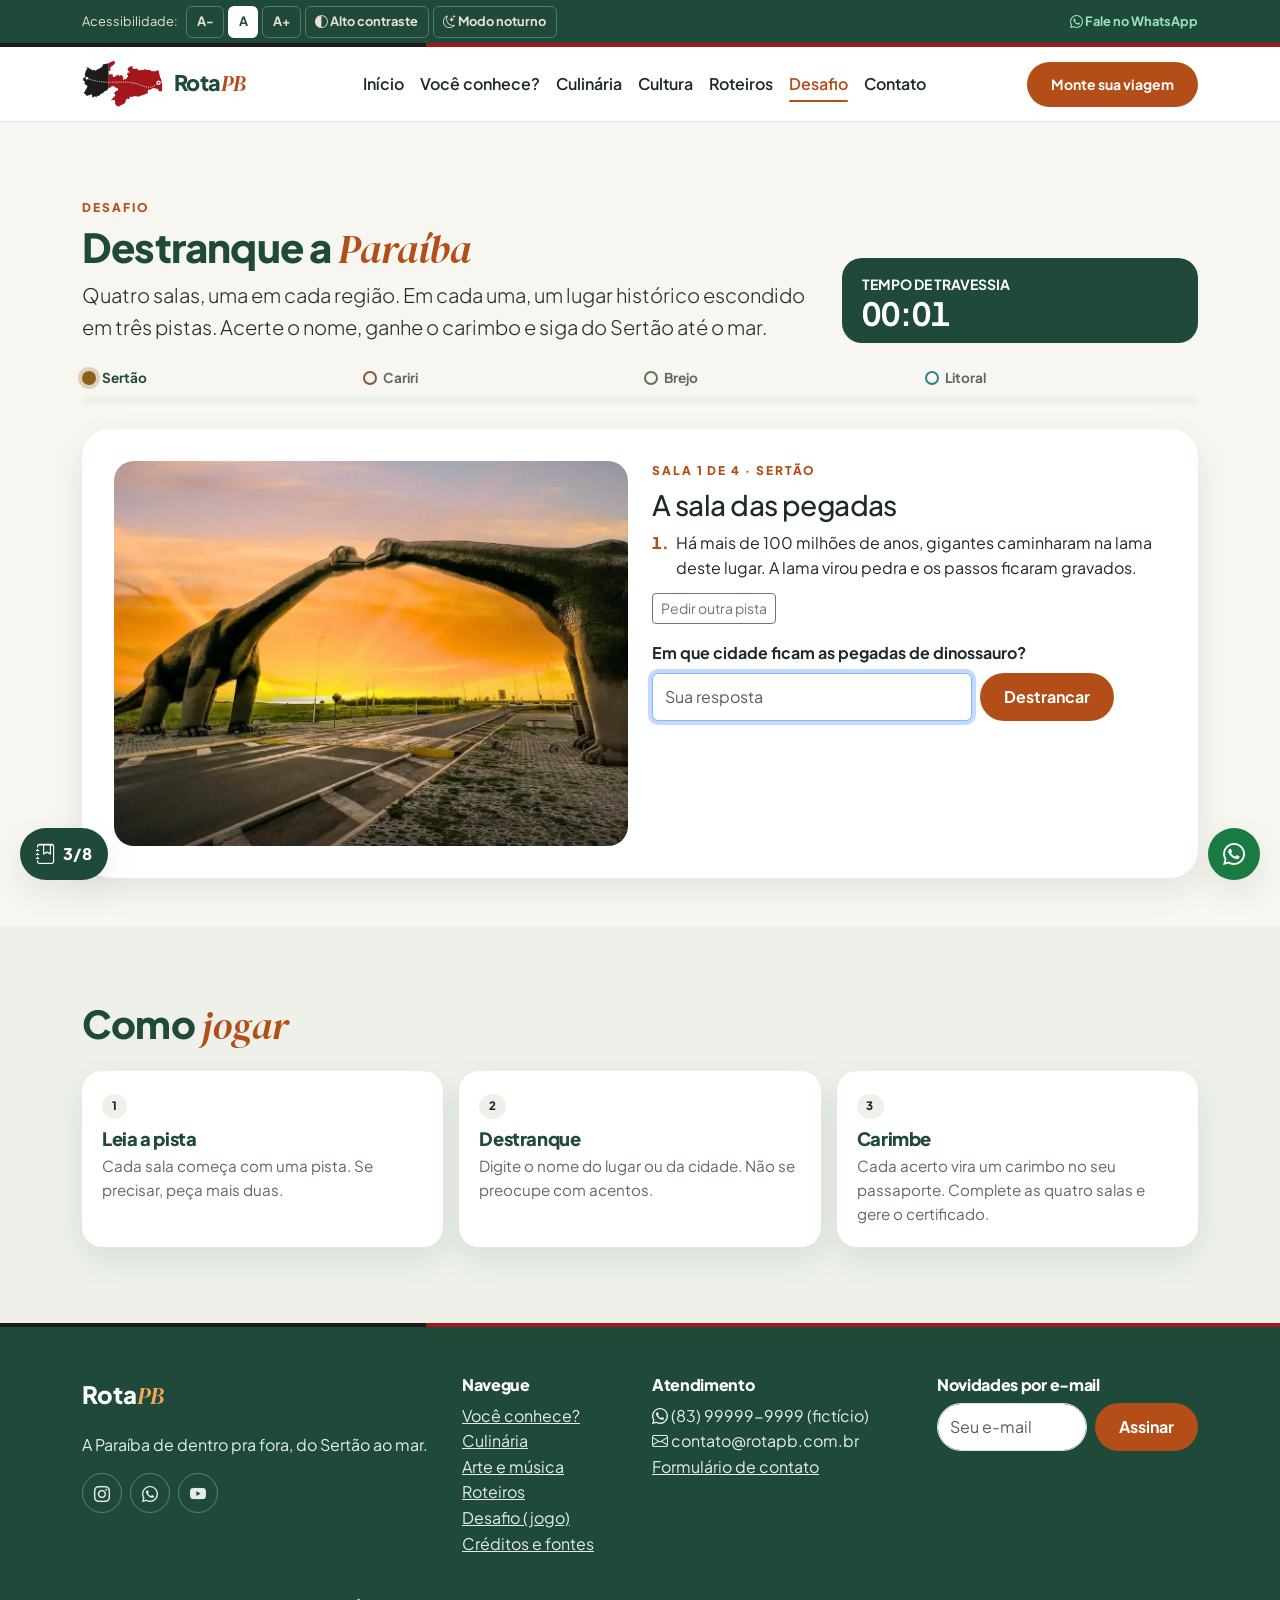
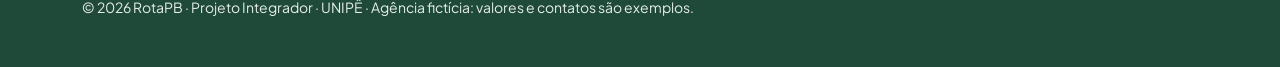
<file: pages/desafio.html>
<!DOCTYPE html>
<html lang="pt-BR">
<head>
  <meta charset="UTF-8">
  <meta name="viewport" content="width=device-width, initial-scale=1">
  <title>Desafio · RotaPB</title>
  <meta name="description" content="Escape room da Paraíba: destranque quatro salas, uma em cada região, e descubra os lugares históricos do estado.">
  <!-- Fontes: Plus Jakarta Sans (títulos e texto) + DM Serif Display itálico (palavras em destaque) -->
  <link rel="preconnect" href="https://fonts.googleapis.com">
  <link rel="preconnect" href="https://fonts.gstatic.com" crossorigin>
  <link href="https://fonts.googleapis.com/css2?family=DM+Serif+Display:ital@1&family=Plus+Jakarta+Sans:wght@400;600;700;800&display=swap" rel="stylesheet">
  <!-- ETAPA 12: Bootstrap (cópia local na pasta assets) -->
  <link rel="stylesheet" href="../assets/bootstrap/bootstrap.min.css">
  <link rel="stylesheet" href="../assets/bootstrap-icons/bootstrap-icons.min.css">
  <!-- ETAPA 7: nosso CSS vem DEPOIS do Bootstrap para poder sobrescrever -->
  <link rel="stylesheet" href="../css/style.css">
</head>
<body>
  <!-- ETAPA 13 (acessibilidade): link para pular direto ao conteúdo -->
  <a class="pular-conteudo" href="#conteudo">Pular para o conteúdo</a>

  <!-- ===================== BARRA DE ACESSIBILIDADE (ETAPA 13 + ETAPA 11) ===================== -->
  <div class="barra-acess">
    <div class="container d-flex flex-wrap align-items-center justify-content-between gap-2">
      <div class="d-flex flex-wrap align-items-center gap-1" role="group" aria-label="Acessibilidade">
        <span class="me-1 rotulo">Acessibilidade:</span>
        <button type="button" class="btn-acess" id="fonteMenor" aria-label="Diminuir texto">A-</button>
        <button type="button" class="btn-acess" id="fonteNormal" aria-label="Tamanho normal do texto">A</button>
        <button type="button" class="btn-acess" id="fonteMaior" aria-label="Aumentar texto">A+</button>
        <button type="button" class="btn-acess" id="altoContraste" aria-pressed="false" aria-label="Alto contraste"><i class="bi bi-circle-half" aria-hidden="true"></i><span class="rotulo"> Alto contraste</span></button>
        <button type="button" class="btn-acess" id="botaoTema" aria-pressed="false" aria-label="Modo noturno"><i class="bi bi-moon-stars" aria-hidden="true"></i><span class="rotulo"> Modo noturno</span></button>
      </div>
      <a class="link-whats-topo" href="https://wa.me/5583999999999?text=Ol%C3%A1!%20Quero%20conhecer%20a%20Para%C3%ADba" target="_blank" rel="noopener"><i class="bi bi-whatsapp" aria-hidden="true"></i> Fale no WhatsApp</a>
    </div>
  </div>

  <!-- ===================== CABEÇALHO (ETAPA 6: header + nav | ETAPA 12: navbar) ===================== -->
  <header class="topo">
    <div class="faixa-bandeira" aria-hidden="true"></div>
    <nav class="navbar navbar-expand-lg" aria-label="Menu principal">
      <div class="container">
        <a class="navbar-brand marca" href="../index.html">
          <img class="logo-mapa logo-claro" src="../images/logo-rotapb-mapa.svg" alt="" width="96" height="56">
          <img class="logo-mapa logo-escuro" src="../images/logo-rotapb-mapa-escuro.svg" alt="" width="96" height="56">
          <span class="marca-texto">Rota<em>PB</em></span>
        </a>
        <button class="navbar-toggler" type="button" data-bs-toggle="collapse" data-bs-target="#menu"
                aria-controls="menu" aria-expanded="false" aria-label="Abrir menu">
          <span class="navbar-toggler-icon"></span>
        </button>
        <div class="collapse navbar-collapse" id="menu">
          <ul class="navbar-nav mx-auto">
            <li class="nav-item"><a class="nav-link" href="../index.html">Início</a></li>
            <li class="nav-item"><a class="nav-link" href="conhece.html">Você conhece?</a></li>
            <li class="nav-item"><a class="nav-link" href="culinaria.html">Culinária</a></li>
            <li class="nav-item"><a class="nav-link" href="cultura.html">Cultura</a></li>
            <li class="nav-item"><a class="nav-link" href="roteiros.html">Roteiros</a></li>
            <li class="nav-item"><a class="nav-link active" aria-current="page" href="desafio.html">Desafio</a></li>
            <li class="nav-item"><a class="nav-link" href="contato.html">Contato</a></li>
          </ul>
          <a class="btn btn-pb btn-sm" href="contato.html">Monte sua viagem</a>
        </div>
      </div>
    </nav>
  </header>

  <!-- ======================================================================
       DESAFIO · escape room por regiões (ETAPA 11)
       As salas, pistas e respostas estão no array SALAS do script.js.
       A página só tem a "moldura": progresso, cronômetro e o palco (#desafioPalco).
       ====================================================================== -->
  <main id="conteudo">
    <section class="secao pb-4" aria-labelledby="tituloPagina">
      <div class="container">
        <div class="row g-4 align-items-end">
          <div class="col-12 col-lg-8">
            <p class="sobretitulo">Desafio</p>
            <h1 id="tituloPagina">Destranque a <em>Paraíba</em></h1>
            <p class="lead mb-0">Quatro salas, uma em cada região. Em cada uma, um lugar histórico escondido em três pistas. Acerte o nome, ganhe o carimbo e siga do Sertão até o mar.</p>
          </div>
          <div class="col-12 col-lg-4">
            <div class="desafio-tempo" aria-live="off">
              <span class="small text-uppercase fw-bold">Tempo de travessia</span>
              <strong id="desafioTempo">00:00</strong>
            </div>
          </div>
        </div>
      </div>
    </section>

    <section class="pb-5" aria-label="Salas do desafio">
      <div class="container">
        <ol class="desafio-passos" aria-label="Progresso das salas">
          <li class="desafio-passo regiao-sertao"><span class="ponto"></span>Sertão</li>
          <li class="desafio-passo regiao-borborema"><span class="ponto"></span>Cariri</li>
          <li class="desafio-passo regiao-brejo"><span class="ponto"></span>Brejo</li>
          <li class="desafio-passo regiao-litoral"><span class="ponto"></span>Litoral</li>
        </ol>
        <div class="progress desafio-barra" role="progressbar" aria-label="Salas vencidas" aria-valuemin="0" aria-valuemax="4" aria-valuenow="0">
          <div class="progress-bar" id="desafioProgresso" style="width: 0%"></div>
        </div>
        <div class="palco" id="desafioPalco">
          <noscript><p>O Desafio precisa de JavaScript ativado.</p></noscript>
        </div>
      </div>
    </section>

    <section class="secao secao-clara" aria-labelledby="tituloComoJogar">
      <div class="container">
        <h2 id="tituloComoJogar" class="titulo-secao">Como <em>jogar</em></h2>
        <div class="row g-3">
          <div class="col-12 col-md-4"><article class="card-prato"><span class="tag-cat">1</span><h3>Leia a pista</h3><p>Cada sala começa com uma pista. Se precisar, peça mais duas.</p></article></div>
          <div class="col-12 col-md-4"><article class="card-prato"><span class="tag-cat">2</span><h3>Destranque</h3><p>Digite o nome do lugar ou da cidade. Não se preocupe com acentos.</p></article></div>
          <div class="col-12 col-md-4"><article class="card-prato"><span class="tag-cat">3</span><h3>Carimbe</h3><p>Cada acerto vira um carimbo no seu passaporte. Complete as quatro salas e gere o certificado.</p></article></div>
        </div>
      </div>
    </section>
  </main>

  <!-- ===================== RODAPÉ (ETAPA 6: footer) ===================== -->
  <footer class="rodape">
    <div class="faixa-bandeira" aria-hidden="true"></div>
    <div class="container py-5">
      <div class="row g-4">
        <section class="col-12 col-lg-4">
          <p class="marca-rodape">Rota<em>PB</em></p>
          <p>A Paraíba de dentro pra fora, do Sertão ao mar.</p>
          <div class="d-flex gap-2">
            <a class="rede" href="https://instagram.com" target="_blank" rel="noopener" aria-label="Instagram"><i class="bi bi-instagram"></i></a>
            <a class="rede" href="https://wa.me/5583999999999?text=Ol%C3%A1!%20Quero%20conhecer%20a%20Para%C3%ADba" target="_blank" rel="noopener" aria-label="WhatsApp"><i class="bi bi-whatsapp"></i></a>
            <a class="rede" href="https://youtube.com" target="_blank" rel="noopener" aria-label="YouTube"><i class="bi bi-youtube"></i></a>
          </div>
        </section>
        <section class="col-12 col-sm-6 col-lg-2">
          <h2 class="h6">Navegue</h2>
          <ul class="list-unstyled">
            <li><a href="conhece.html">Você conhece?</a></li>
            <li><a href="culinaria.html">Culinária</a></li>
            <li><a href="cultura.html">Arte e música</a></li>
            <li><a href="roteiros.html">Roteiros</a></li>
            <li><a href="desafio.html">Desafio (jogo)</a></li>
            <li><a href="creditos.html">Créditos e fontes</a></li>
          </ul>
        </section>
        <section class="col-12 col-sm-6 col-lg-3">
          <h2 class="h6">Atendimento</h2>
          <ul class="list-unstyled">
            <li><i class="bi bi-whatsapp" aria-hidden="true"></i> (83) 99999-9999 <span class="text-nowrap">(fictício)</span></li>
            <li><i class="bi bi-envelope" aria-hidden="true"></i> contato@rotapb.com.br</li>
            <li><a href="contato.html">Formulário de contato</a></li>
          </ul>
        </section>
        <section class="col-12 col-lg-3">
          <h2 class="h6">Novidades por e-mail</h2>
          <form class="assinatura" novalidate>
            <label for="emailNews-i" class="visually-hidden">Seu e-mail</label>
            <input id="emailNews-i" type="email" class="form-control" placeholder="Seu e-mail" required>
            <button type="submit" class="btn btn-pb">Assinar</button>
          </form>
        </section>
      </div>
      <p class="small mt-4 mb-0">© <span class="js-ano">2026</span> RotaPB · Projeto Integrador · UNIPÊ · Agência fictícia: valores e contatos são exemplos.</p>
    </div>
  </footer>

  <!-- ===================== PASSAPORTE (ETAPA 11: localStorage) ===================== -->
  <button type="button" class="flutuante passaporte-botao" data-bs-toggle="modal" data-bs-target="#modalPassaporte" aria-label="Abrir meu passaporte">
    <i class="bi bi-journal-bookmark" aria-hidden="true"></i><span class="js-passaporte-contagem">0/8</span>
  </button>
  <div class="modal fade" id="modalPassaporte" tabindex="-1" aria-labelledby="tituloPassaporte" aria-hidden="true">
    <div class="modal-dialog modal-dialog-centered modal-lg">
      <div class="modal-content passaporte">
        <div class="modal-header">
          <h2 class="modal-title h4" id="tituloPassaporte">Meu passaporte paraibano</h2>
          <button type="button" class="btn-close" data-bs-dismiss="modal" aria-label="Fechar"></button>
        </div>
        <div class="modal-body">
          <p class="mb-2">Ganhe carimbos explorando o site e vencendo as salas do <a href="desafio.html">Desafio</a>. Os carimbos ficam salvos neste navegador.</p>
          <div class="progress passaporte-progresso" role="progressbar" aria-label="Carimbos conquistados" aria-valuemin="0" aria-valuemax="8" aria-valuenow="0">
            <div class="progress-bar" id="barraPassaporte" style="width: 0%"></div>
          </div>
          <ul class="grade-carimbos" id="gradeCarimbos" aria-label="Carimbos"></ul>
          <div id="passaporteCompleto" class="alert alert-success mt-3" hidden>
            <strong>Passaporte completo!</strong> Você ganhou <strong>10% de desconto</strong> em qualquer roteiro. Use o cupom <code class="cupom">ROTAPB10</code> ao <a href="contato.html">montar sua viagem</a>.
          </div>
        </div>
        <div class="modal-footer justify-content-between">
          <button type="button" class="btn btn-link text-decoration-none" id="zerarPassaporte">Zerar carimbos</button>
          <a class="btn btn-pb" href="desafio.html">Ir para o Desafio</a>
        </div>
      </div>
    </div>
  </div>

  <!-- Botões flutuantes: WhatsApp e voltar ao topo (ETAPA 11) -->
  <a class="flutuante whatsapp" href="https://wa.me/5583999999999?text=Ol%C3%A1!%20Quero%20conhecer%20a%20Para%C3%ADba" target="_blank" rel="noopener" aria-label="Falar no WhatsApp"><i class="bi bi-whatsapp" aria-hidden="true"></i></a>
  <button id="voltarTopo" class="flutuante voltar-topo" type="button" aria-label="Voltar ao topo"><i class="bi bi-arrow-up" aria-hidden="true"></i></button>

  <script src="../assets/bootstrap/bootstrap.bundle.min.js"></script>
  <script src="../js/script.js"></script>
</body>
</html>
</file>
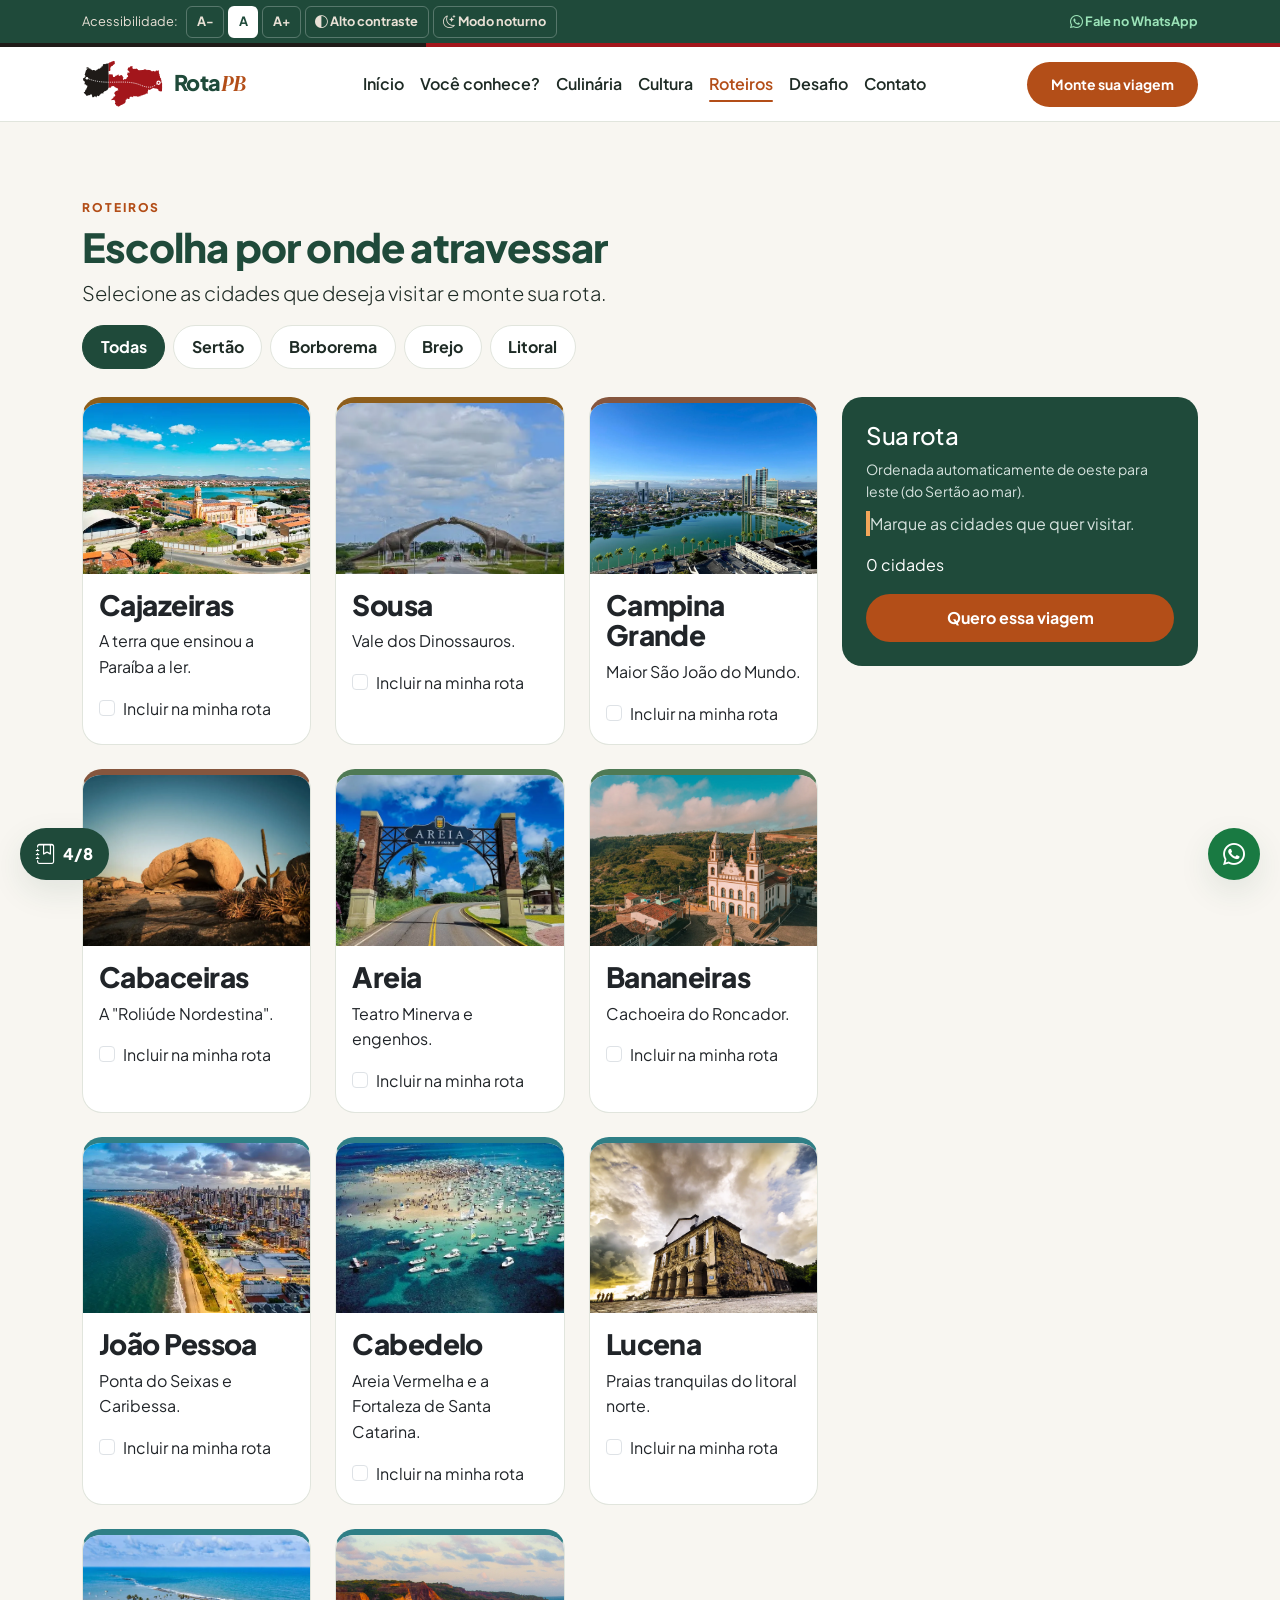
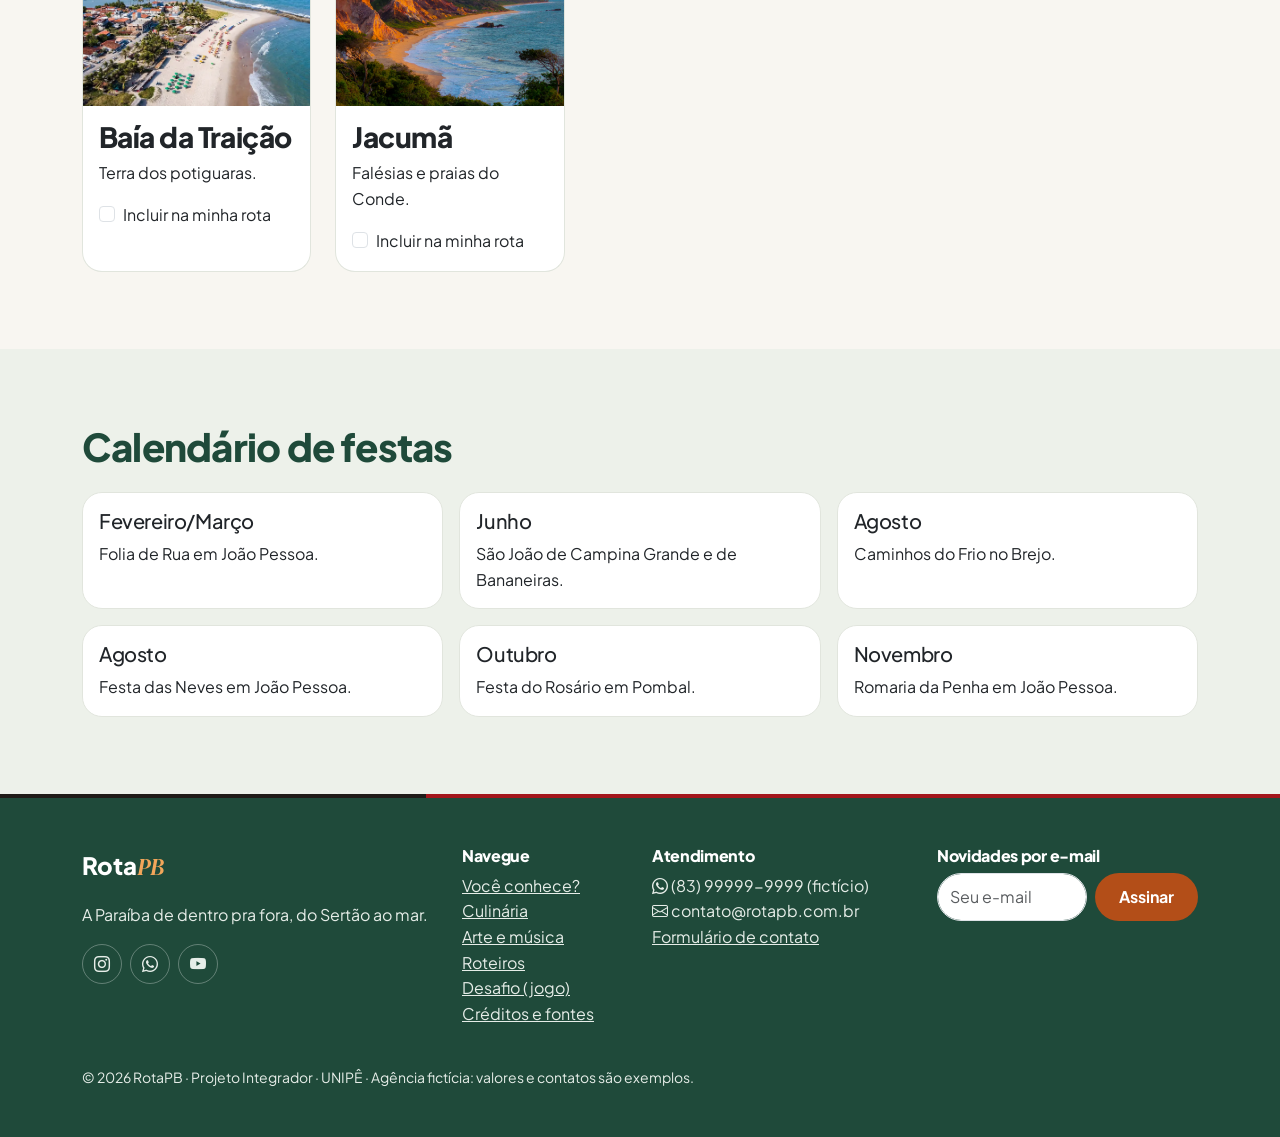
<file: pages/roteiros.html>
<!DOCTYPE html>
<html lang="pt-BR">
<head>
  <meta charset="UTF-8">
  <meta name="viewport" content="width=device-width, initial-scale=1">
  <title>Roteiros · RotaPB</title>
  <meta name="description" content="Roteiros pela Paraíba do Sertão ao Litoral: Cajazeiras, Campina Grande, Areia, Bananeiras e João Pessoa.">
  <!-- Fontes: Plus Jakarta Sans (títulos e texto) + DM Serif Display itálico (palavras em destaque) -->
  <link rel="preconnect" href="https://fonts.googleapis.com">
  <link rel="preconnect" href="https://fonts.gstatic.com" crossorigin>
  <link href="https://fonts.googleapis.com/css2?family=DM+Serif+Display:ital@1&family=Plus+Jakarta+Sans:wght@400;600;700;800&display=swap" rel="stylesheet">
  <!-- ETAPA 12: Bootstrap (cópia local na pasta assets) -->
  <link rel="stylesheet" href="../assets/bootstrap/bootstrap.min.css">
  <link rel="stylesheet" href="../assets/bootstrap-icons/bootstrap-icons.min.css">
  <!-- ETAPA 7: nosso CSS vem DEPOIS do Bootstrap para poder sobrescrever -->
  <link rel="stylesheet" href="../css/style.css">
</head>
<body>
  <!-- ETAPA 13 (acessibilidade): link para pular direto ao conteúdo -->
  <a class="pular-conteudo" href="#conteudo">Pular para o conteúdo</a>

  <!-- ===================== BARRA DE ACESSIBILIDADE (ETAPA 13 + ETAPA 11) ===================== -->
  <div class="barra-acess">
    <div class="container d-flex flex-wrap align-items-center justify-content-between gap-2">
      <div class="d-flex flex-wrap align-items-center gap-1" role="group" aria-label="Acessibilidade">
        <span class="me-1 rotulo">Acessibilidade:</span>
        <button type="button" class="btn-acess" id="fonteMenor" aria-label="Diminuir texto">A-</button>
        <button type="button" class="btn-acess" id="fonteNormal" aria-label="Tamanho normal do texto">A</button>
        <button type="button" class="btn-acess" id="fonteMaior" aria-label="Aumentar texto">A+</button>
        <button type="button" class="btn-acess" id="altoContraste" aria-pressed="false" aria-label="Alto contraste"><i class="bi bi-circle-half" aria-hidden="true"></i><span class="rotulo"> Alto contraste</span></button>
        <button type="button" class="btn-acess" id="botaoTema" aria-pressed="false" aria-label="Modo noturno"><i class="bi bi-moon-stars" aria-hidden="true"></i><span class="rotulo"> Modo noturno</span></button>
      </div>
      <a class="link-whats-topo" href="https://wa.me/5583999999999?text=Ol%C3%A1!%20Quero%20conhecer%20a%20Para%C3%ADba" target="_blank" rel="noopener"><i class="bi bi-whatsapp" aria-hidden="true"></i> Fale no WhatsApp</a>
    </div>
  </div>

  <!-- ===================== CABEÇALHO (ETAPA 6: header + nav | ETAPA 12: navbar) ===================== -->
  <header class="topo">
    <div class="faixa-bandeira" aria-hidden="true"></div>
    <nav class="navbar navbar-expand-lg" aria-label="Menu principal">
      <div class="container">
        <a class="navbar-brand marca" href="../index.html">
          <img class="logo-mapa logo-claro" src="../images/logo-rotapb-mapa.svg" alt="" width="96" height="56">
          <img class="logo-mapa logo-escuro" src="../images/logo-rotapb-mapa-escuro.svg" alt="" width="96" height="56">
          <span class="marca-texto">Rota<em>PB</em></span>
        </a>
        <button class="navbar-toggler" type="button" data-bs-toggle="collapse" data-bs-target="#menu"
                aria-controls="menu" aria-expanded="false" aria-label="Abrir menu">
          <span class="navbar-toggler-icon"></span>
        </button>
        <div class="collapse navbar-collapse" id="menu">
          <ul class="navbar-nav mx-auto">
            <li class="nav-item"><a class="nav-link" href="../index.html">Início</a></li>
            <li class="nav-item"><a class="nav-link" href="conhece.html">Você conhece?</a></li>
            <li class="nav-item"><a class="nav-link" href="culinaria.html">Culinária</a></li>
            <li class="nav-item"><a class="nav-link" href="cultura.html">Cultura</a></li>
            <li class="nav-item"><a class="nav-link active" aria-current="page" href="roteiros.html">Roteiros</a></li>
            <li class="nav-item"><a class="nav-link" href="desafio.html">Desafio</a></li>
            <li class="nav-item"><a class="nav-link" href="contato.html">Contato</a></li>
          </ul>
          <a class="btn btn-pb btn-sm" href="contato.html">Monte sua viagem</a>
        </div>
      </div>
    </nav>
  </header>

  <!-- ======================================================================
       PÁGINA DA PESSOA 3 · Roteiros
       JavaScript desta página: filtrarRoteiros() e montarRota()
       ====================================================================== -->
  <main id="conteudo">
    <section class="secao" aria-labelledby="tituloPagina">
      <div class="container">
        <p class="sobretitulo">Roteiros</p>
        <h1 id="tituloPagina">Escolha por onde atravessar</h1>
        <p class="lead">Selecione as cidades que deseja visitar e monte sua rota.</p>

        <!-- ETAPA 11: FILTRO DE CONTEÚDO (função filtrarRoteiros) -->
        <div class="filtros" role="group" aria-label="Filtrar por região">
          <button class="filtro ativo" type="button" data-filtro="todas" aria-pressed="true">Todas</button>
          <button class="filtro" type="button" data-filtro="sertao" aria-pressed="false">Sertão</button>
          <button class="filtro" type="button" data-filtro="borborema" aria-pressed="false">Borborema</button>
          <button class="filtro" type="button" data-filtro="brejo" aria-pressed="false">Brejo</button>
          <button class="filtro" type="button" data-filtro="litoral" aria-pressed="false">Litoral</button>
        </div>
        <div id="avisoBuscaHome" class="aviso-busca-home" role="status" hidden></div>

        <h2 class="visually-hidden">Cidades disponíveis por região</h2>
        <div class="row g-4 mt-1">
          <div class="col-12 col-lg-8">
            <div class="row g-4">
          <!-- data-regiao é o que o filtro usa para mostrar/esconder -->
          <div class="col-12 col-sm-6 col-xl-4 item-roteiro" data-regiao="sertao">
            <article class="card card-regiao regiao-sertao h-100">
              <img class="foto " src="../images/fotos/cajazeiras.webp" alt="Vista aérea de Cajazeiras no Sertão paraibano" loading="lazy">
              <div class="card-body">
                <h3 class="card-title">Cajazeiras</h3>
                <p class="card-text">A terra que ensinou a Paraíba a ler.</p>
                <div class="form-check">
                  <input class="form-check-input incluir-rota" type="checkbox" id="rota-1" value="Cajazeiras" data-ordem="1">
                  <label class="form-check-label" for="rota-1">Incluir na minha rota</label>
                </div>
              </div>
            </article>
          </div>
          <!-- data-regiao é o que o filtro usa para mostrar/esconder -->
          <div class="col-12 col-sm-6 col-xl-4 item-roteiro" data-regiao="sertao">
            <article class="card card-regiao regiao-sertao h-100">
              <img class="foto " src="../images/fotos/dinossauros-sousa.webp" alt="Portal dos dinossauros em Sousa" loading="lazy">
              <div class="card-body">
                <h3 class="card-title">Sousa</h3>
                <p class="card-text">Vale dos Dinossauros.</p>
                <div class="form-check">
                  <input class="form-check-input incluir-rota" type="checkbox" id="rota-2" value="Sousa" data-ordem="2">
                  <label class="form-check-label" for="rota-2">Incluir na minha rota</label>
                </div>
              </div>
            </article>
          </div>
          <!-- data-regiao é o que o filtro usa para mostrar/esconder -->
          <div class="col-12 col-sm-6 col-xl-4 item-roteiro" data-regiao="borborema">
            <article class="card card-regiao regiao-borborema h-100">
              <img class="foto " src="../images/fotos/campina-grande.webp" alt="Campina Grande na Serra da Borborema" loading="lazy">
              <div class="card-body">
                <h3 class="card-title">Campina Grande</h3>
                <p class="card-text">Maior São João do Mundo.</p>
                <div class="form-check">
                  <input class="form-check-input incluir-rota" type="checkbox" id="rota-3" value="Campina Grande" data-ordem="3">
                  <label class="form-check-label" for="rota-3">Incluir na minha rota</label>
                </div>
              </div>
            </article>
          </div>
          <!-- data-regiao é o que o filtro usa para mostrar/esconder -->
          <div class="col-12 col-sm-6 col-xl-4 item-roteiro" data-regiao="borborema">
            <article class="card card-regiao regiao-borborema h-100">
              <img class="foto " src="../images/fotos/lajedo-cariri.webp" alt="Rochas do Cariri" loading="lazy">
              <div class="card-body">
                <h3 class="card-title">Cabaceiras</h3>
                <p class="card-text">A "Roliúde Nordestina".</p>
                <div class="form-check">
                  <input class="form-check-input incluir-rota" type="checkbox" id="rota-4" value="Cabaceiras" data-ordem="4">
                  <label class="form-check-label" for="rota-4">Incluir na minha rota</label>
                </div>
              </div>
            </article>
          </div>
          <!-- data-regiao é o que o filtro usa para mostrar/esconder -->
          <div class="col-12 col-sm-6 col-xl-4 item-roteiro" data-regiao="brejo">
            <article class="card card-regiao regiao-brejo h-100">
              <img class="foto " src="../images/fotos/portal-areia.webp" alt="Portal de entrada de Areia" loading="lazy">
              <div class="card-body">
                <h3 class="card-title">Areia</h3>
                <p class="card-text">Teatro Minerva e engenhos.</p>
                <div class="form-check">
                  <input class="form-check-input incluir-rota" type="checkbox" id="rota-5" value="Areia" data-ordem="5">
                  <label class="form-check-label" for="rota-5">Incluir na minha rota</label>
                </div>
              </div>
            </article>
          </div>
          <!-- data-regiao é o que o filtro usa para mostrar/esconder -->
          <div class="col-12 col-sm-6 col-xl-4 item-roteiro" data-regiao="brejo">
            <article class="card card-regiao regiao-brejo h-100">
              <img class="foto " src="../images/fotos/bananeiras.webp" alt="Igreja Nossa Senhora do Livramento em Bananeiras" loading="lazy">
              <div class="card-body">
                <h3 class="card-title">Bananeiras</h3>
                <p class="card-text">Cachoeira do Roncador.</p>
                <div class="form-check">
                  <input class="form-check-input incluir-rota" type="checkbox" id="rota-6" value="Bananeiras" data-ordem="6">
                  <label class="form-check-label" for="rota-6">Incluir na minha rota</label>
                </div>
              </div>
            </article>
          </div>
          <!-- data-regiao é o que o filtro usa para mostrar/esconder -->
          <div class="col-12 col-sm-6 col-xl-4 item-roteiro" data-regiao="litoral">
            <article class="card card-regiao regiao-litoral h-100">
              <img class="foto " src="../images/fotos/orla-joao-pessoa.webp" alt="Orla de João Pessoa ao entardecer" loading="lazy">
              <div class="card-body">
                <h3 class="card-title">João Pessoa</h3>
                <p class="card-text">Ponta do Seixas e Caribessa.</p>
                <div class="form-check">
                  <input class="form-check-input incluir-rota" type="checkbox" id="rota-7" value="João Pessoa" data-ordem="7">
                  <label class="form-check-label" for="rota-7">Incluir na minha rota</label>
                </div>
              </div>
            </article>
          </div>
          <!-- data-regiao é o que o filtro usa para mostrar/esconder -->
          <div class="col-12 col-sm-6 col-xl-4 item-roteiro" data-regiao="litoral">
            <article class="card card-regiao regiao-litoral h-100">
              <img class="foto " src="../images/fotos/areia-vermelha.webp" alt="Barcos na piscina natural de Areia Vermelha" loading="lazy">
              <div class="card-body">
                <h3 class="card-title">Cabedelo</h3>
                <p class="card-text">Areia Vermelha e a Fortaleza de Santa Catarina.</p>
                <div class="form-check">
                  <input class="form-check-input incluir-rota" type="checkbox" id="rota-8" value="Cabedelo" data-ordem="8">
                  <label class="form-check-label" for="rota-8">Incluir na minha rota</label>
                </div>
              </div>
            </article>
          </div>
          <!-- data-regiao é o que o filtro usa para mostrar/esconder -->
          <div class="col-12 col-sm-6 col-xl-4 item-roteiro" data-regiao="litoral">
            <article class="card card-regiao regiao-litoral h-100">
              <img class="foto " src="../images/fotos/lucena.webp" alt="Capela de Nossa Senhora da Guia em Lucena" loading="lazy">
              <div class="card-body">
                <h3 class="card-title">Lucena</h3>
                <p class="card-text">Praias tranquilas do litoral norte.</p>
                <div class="form-check">
                  <input class="form-check-input incluir-rota" type="checkbox" id="rota-9" value="Lucena" data-ordem="9">
                  <label class="form-check-label" for="rota-9">Incluir na minha rota</label>
                </div>
              </div>
            </article>
          </div>
          <!-- data-regiao é o que o filtro usa para mostrar/esconder -->
          <div class="col-12 col-sm-6 col-xl-4 item-roteiro" data-regiao="litoral">
            <article class="card card-regiao regiao-litoral h-100">
              <img class="foto " src="../images/fotos/baia-da-traicao.webp" alt="Praia de Baía da Traição" loading="lazy">
              <div class="card-body">
                <h3 class="card-title">Baía da Traição</h3>
                <p class="card-text">Terra dos potiguaras.</p>
                <div class="form-check">
                  <input class="form-check-input incluir-rota" type="checkbox" id="rota-10" value="Baía da Traição" data-ordem="10">
                  <label class="form-check-label" for="rota-10">Incluir na minha rota</label>
                </div>
              </div>
            </article>
          </div>
          <!-- data-regiao é o que o filtro usa para mostrar/esconder -->
          <div class="col-12 col-sm-6 col-xl-4 item-roteiro" data-regiao="litoral">
            <article class="card card-regiao regiao-litoral h-100">
              <img class="foto " src="../images/fotos/falesias-litoral-sul.webp" alt="Falésias do litoral sul" loading="lazy">
              <div class="card-body">
                <h3 class="card-title">Jacumã</h3>
                <p class="card-text">Falésias e praias do Conde.</p>
                <div class="form-check">
                  <input class="form-check-input incluir-rota" type="checkbox" id="rota-11" value="Jacumã" data-ordem="11">
                  <label class="form-check-label" for="rota-11">Incluir na minha rota</label>
                </div>
              </div>
            </article>
          </div>
            </div>
          </div>
          <!-- ETAPA 11: MONTE SUA ROTA (função montarRota) -->
          <aside class="col-12 col-lg-4">
            <div class="painel-rota">
              <h2 class="h4">Sua rota</h2>
              <p class="small mb-2" style="color:#d5e2de;">Ordenada automaticamente de oeste para leste (do Sertão ao mar).</p>
              <ol id="listaRota"><li class="vazio">Marque as cidades que quer visitar.</li></ol>
              <p id="resumoRota" aria-live="polite">0 cidades</p>
              <a id="btnQueroViagem" class="btn btn-pb w-100" href="contato.html">Quero essa viagem</a>
              <button type="button" id="limparRota" class="btn-limpar-rota" hidden><i class="bi bi-trash3" aria-hidden="true"></i> Limpar rota</button>
            </div>
          </aside>
        </div>
      </div>
    </section>

    <section class="secao secao-clara" aria-labelledby="tituloFestas">
      <div class="container">
        <h2 id="tituloFestas" class="titulo-secao">Calendário de festas</h2>
        <div class="row g-3">
          <div class="col-12 col-md-4"><article class="card h-100"><div class="card-body"><h3 class="h5">Fevereiro/Março</h3><p class="mb-0">Folia de Rua em João Pessoa.</p></div></article></div>
          <div class="col-12 col-md-4"><article class="card h-100"><div class="card-body"><h3 class="h5">Junho</h3><p class="mb-0">São João de Campina Grande e de Bananeiras.</p></div></article></div>
          <div class="col-12 col-md-4"><article class="card h-100"><div class="card-body"><h3 class="h5">Agosto</h3><p class="mb-0">Caminhos do Frio no Brejo.</p></div></article></div>
          <div class="col-12 col-md-4"><article class="card h-100"><div class="card-body"><h3 class="h5">Agosto</h3><p class="mb-0">Festa das Neves em João Pessoa.</p></div></article></div>
          <div class="col-12 col-md-4"><article class="card h-100"><div class="card-body"><h3 class="h5">Outubro</h3><p class="mb-0">Festa do Rosário em Pombal.</p></div></article></div>
          <div class="col-12 col-md-4"><article class="card h-100"><div class="card-body"><h3 class="h5">Novembro</h3><p class="mb-0">Romaria da Penha em João Pessoa.</p></div></article></div>
        </div>
      </div>
    </section>
  </main>

  <!-- ===================== RODAPÉ (ETAPA 6: footer) ===================== -->
  <footer class="rodape">
    <div class="faixa-bandeira" aria-hidden="true"></div>
    <div class="container py-5">
      <div class="row g-4">
        <section class="col-12 col-lg-4">
          <p class="marca-rodape">Rota<em>PB</em></p>
          <p>A Paraíba de dentro pra fora, do Sertão ao mar.</p>
          <div class="d-flex gap-2">
            <a class="rede" href="https://instagram.com" target="_blank" rel="noopener" aria-label="Instagram"><i class="bi bi-instagram"></i></a>
            <a class="rede" href="https://wa.me/5583999999999?text=Ol%C3%A1!%20Quero%20conhecer%20a%20Para%C3%ADba" target="_blank" rel="noopener" aria-label="WhatsApp"><i class="bi bi-whatsapp"></i></a>
            <a class="rede" href="https://youtube.com" target="_blank" rel="noopener" aria-label="YouTube"><i class="bi bi-youtube"></i></a>
          </div>
        </section>
        <section class="col-12 col-sm-6 col-lg-2">
          <h2 class="h6">Navegue</h2>
          <ul class="list-unstyled">
            <li><a href="conhece.html">Você conhece?</a></li>
            <li><a href="culinaria.html">Culinária</a></li>
            <li><a href="cultura.html">Arte e música</a></li>
            <li><a href="roteiros.html">Roteiros</a></li>
            <li><a href="desafio.html">Desafio (jogo)</a></li>
            <li><a href="creditos.html">Créditos e fontes</a></li>
          </ul>
        </section>
        <section class="col-12 col-sm-6 col-lg-3">
          <h2 class="h6">Atendimento</h2>
          <ul class="list-unstyled">
            <li><i class="bi bi-whatsapp" aria-hidden="true"></i> (83) 99999-9999 <span class="text-nowrap">(fictício)</span></li>
            <li><i class="bi bi-envelope" aria-hidden="true"></i> contato@rotapb.com.br</li>
            <li><a href="contato.html">Formulário de contato</a></li>
          </ul>
        </section>
        <section class="col-12 col-lg-3">
          <h2 class="h6">Novidades por e-mail</h2>
          <form class="assinatura" novalidate>
            <label for="emailNews-i" class="visually-hidden">Seu e-mail</label>
            <input id="emailNews-i" type="email" class="form-control" placeholder="Seu e-mail" required>
            <button type="submit" class="btn btn-pb">Assinar</button>
          </form>
        </section>
      </div>
      <p class="small mt-4 mb-0">© <span class="js-ano">2026</span> RotaPB · Projeto Integrador · UNIPÊ · Agência fictícia: valores e contatos são exemplos.</p>
    </div>
  </footer>

  <!-- ===================== PASSAPORTE (ETAPA 11: localStorage) ===================== -->
  <button type="button" class="flutuante passaporte-botao" data-bs-toggle="modal" data-bs-target="#modalPassaporte" aria-label="Abrir meu passaporte">
    <i class="bi bi-journal-bookmark" aria-hidden="true"></i><span class="js-passaporte-contagem">0/8</span>
  </button>
  <div class="modal fade" id="modalPassaporte" tabindex="-1" aria-labelledby="tituloPassaporte" aria-hidden="true">
    <div class="modal-dialog modal-dialog-centered modal-lg">
      <div class="modal-content passaporte">
        <div class="modal-header">
          <h2 class="modal-title h4" id="tituloPassaporte">Meu passaporte paraibano</h2>
          <button type="button" class="btn-close" data-bs-dismiss="modal" aria-label="Fechar"></button>
        </div>
        <div class="modal-body">
          <p class="mb-2">Ganhe carimbos explorando o site e vencendo as salas do <a href="desafio.html">Desafio</a>. Os carimbos ficam salvos neste navegador.</p>
          <div class="progress passaporte-progresso" role="progressbar" aria-label="Carimbos conquistados" aria-valuemin="0" aria-valuemax="8" aria-valuenow="0">
            <div class="progress-bar" id="barraPassaporte" style="width: 0%"></div>
          </div>
          <ul class="grade-carimbos" id="gradeCarimbos" aria-label="Carimbos"></ul>
          <div id="passaporteCompleto" class="alert alert-success mt-3" hidden>
            <strong>Passaporte completo!</strong> Você ganhou <strong>10% de desconto</strong> em qualquer roteiro. Use o cupom <code class="cupom">ROTAPB10</code> ao <a href="contato.html">montar sua viagem</a>.
          </div>
        </div>
        <div class="modal-footer justify-content-between">
          <button type="button" class="btn btn-link text-decoration-none" id="zerarPassaporte">Zerar carimbos</button>
          <a class="btn btn-pb" href="desafio.html">Ir para o Desafio</a>
        </div>
      </div>
    </div>
  </div>

  <!-- Botões flutuantes: WhatsApp e voltar ao topo (ETAPA 11) -->
  <a class="flutuante whatsapp" href="https://wa.me/5583999999999?text=Ol%C3%A1!%20Quero%20conhecer%20a%20Para%C3%ADba" target="_blank" rel="noopener" aria-label="Falar no WhatsApp"><i class="bi bi-whatsapp" aria-hidden="true"></i></a>
  <button id="voltarTopo" class="flutuante voltar-topo" type="button" aria-label="Voltar ao topo"><i class="bi bi-arrow-up" aria-hidden="true"></i></button>

  <script src="../assets/bootstrap/bootstrap.bundle.min.js"></script>
  <script src="../js/script.js"></script>
</body>
</html>
</file>
<file: css/style.css>
/* ==========================================================================
   ROTAPB · style.css
   ETAPA 7: identidade visual própria (cores, tipografia, espaçamentos, hierarquia)
   Trabalhar com: Flexbox, CSS Grid, pseudo-classes e animações simples.

    1. Variáveis              7. Você conhece / oferta / números
    2. Base e botões          8. Páginas internas (abas, cartas, filtros, rota, culinária, formulário)
    3. Barra de acessibilidade 9. Rodapé e botões flutuantes
    4. Cabeçalho              10. Modo noturno e alto contraste
    5. Hero e busca           11. Responsividade (ETAPA 8)
    6. Vantagens, destinos e categorias
   ========================================================================== */

/* ---------- 1. VARIÁVEIS ----------
   Paleta sóbria, tirada das fotos (areia, pedra, mata, mar).
   A bandeira (vermelho + preto) aparece só como detalhe. */
:root {
  /* Paleta inspirada nas referências (fundo claro, verde floresta, laranja quente).
     Contraste conferido para WCAG AA (>= 4.5:1) em botões, selos e textos. */
  --pb-acento: #B34E18;     /* laranja-terracota: botões e destaques (5.22:1 com branco; 4.84:1 no fundo claro) */
  --pb-acento-claro: #F2A65A;
  --pb-escuro: #1F4A3A;     /* verde floresta: barra de cima, rodapé, faixas, botões escuros */
  --pb-titulo: #1F4A3A;     /* cor dos títulos (no noturno fica clara) */
  --pb-vermelho: #A3161B;   /* bandeira */
  --pb-preto: #1F1B18;      /* bandeira */
  --pb-fundo: #F8F6F1;
  --pb-papel: #FFFFFF;
  --pb-claro: #EDF1EA;      /* blocos verde-acinzentados claros */
  --pb-tinta: #1E2B25;
  --pb-suave: #5E6A63;
  --pb-linha: #E1E5DD;

  --pb-sertao: #8E5E1B;     /* 5.57:1 com branco nos selos */
  --pb-borborema: #86563E;  /* 6.15:1 com branco nos selos */
  --pb-brejo: #4F7A55;      /* 4.94:1 com branco nos selos */
  --pb-litoral: #2F7F86;    /* 4.67:1 com branco nos selos */

  --fonte: "Plus Jakarta Sans", "Segoe UI", system-ui, sans-serif;
  --fonte-destaque: "DM Serif Display", Georgia, serif;

  --raio: 20px;
  --sombra: 0 12px 32px rgba(31, 74, 58, .10);
  --espaco-secao: clamp(3rem, 6vw, 5rem);
  --escala: 100%;
}

/* ---------- 2. BASE E BOTÕES ---------- */
html { font-size: var(--escala); }
body { background: var(--pb-fundo); color: var(--pb-tinta); font-family: var(--fonte); line-height: 1.6; }
h1, h2, h3 { color: var(--pb-titulo); font-weight: 800; letter-spacing: -0.02em; line-height: 1.1; }
h1 em, h2 em, .marca em { font-family: var(--fonte-destaque); font-style: italic; font-weight: 400; letter-spacing: 0; }
a { color: var(--pb-acento); }
a:hover { color: var(--pb-escuro); }
:focus-visible { outline: 3px solid var(--pb-sertao); outline-offset: 3px; }

.pular-conteudo { position: absolute; left: 1rem; top: -100px; z-index: 2000; background: var(--pb-sertao); color: var(--pb-preto); padding: .5rem 1rem; font-weight: 800; }
.pular-conteudo:focus { top: 1rem; }

.sobretitulo { font-size: .75rem; font-weight: 800; letter-spacing: .16em; text-transform: uppercase; color: var(--pb-acento); margin-bottom: .5rem; }
.sobretitulo.claro { color: var(--pb-acento-claro); }
.titulo-secao { font-size: clamp(1.7rem, 3.2vw, 2.4rem); margin-bottom: 1.5rem; }
.titulo-secao em, h1 em { color: var(--pb-acento); }
.secao { padding-block: var(--espaco-secao); }
.secao-clara { background: var(--pb-claro); }
.nota { font-size: .85rem; color: var(--pb-suave); }

.btn-pb { background: var(--pb-acento); color: #fff; border: 0; border-radius: 999px; padding: .75rem 1.5rem; font-weight: 700; }
.btn-pb:hover { background: #9E4515; color: #fff; }
.btn-escuro { background: var(--pb-escuro); color: #fff; border: 0; border-radius: 999px; padding: .75rem 1.5rem; font-weight: 700; }
.btn-escuro:hover { background: var(--pb-preto); color: #fff; }
.link-seta { background: none; border: 0; padding: 0; font-weight: 700; color: var(--pb-tinta); }
.link-seta:hover { color: var(--pb-acento); }

/* ---------- 3. BARRA DE ACESSIBILIDADE ---------- */
.barra-acess { background: var(--pb-escuro); color: #E9E1D6; font-size: .8rem; padding-block: .35rem; }
.btn-acess {
  background: transparent; color: #E9E1D6; border: 1px solid rgba(255,255,255,.25); border-radius: 6px;
  min-height: 32px; padding: .15rem .6rem; font-size: .8rem; font-weight: 700;
}
.btn-acess:hover, .btn-acess[aria-pressed="true"] { background: #fff; color: var(--pb-escuro); }
.link-whats-topo { color: #9BE3B8; font-weight: 700; text-decoration: none; }

/* ---------- 4. CABEÇALHO ---------- */
.faixa-bandeira { height: 4px; background: linear-gradient(90deg, var(--pb-preto) 0 33.3%, var(--pb-vermelho) 33.3% 100%); }
.topo { background: var(--pb-papel); position: sticky; top: 0; z-index: 1030; box-shadow: 0 1px 0 var(--pb-linha); }
.marca { display: flex; align-items: center; gap: .6rem; font-weight: 800; color: var(--pb-escuro); font-size: 1.25rem; }
.marca em { color: var(--pb-acento); }
.navbar .nav-link { color: var(--pb-tinta); font-weight: 600; position: relative; }
.navbar .nav-link:hover, .navbar .nav-link.active { color: var(--pb-acento); }
/* pseudo-elemento: tracinho embaixo do link ativo */
.navbar .nav-link.active::after { content: ""; position: absolute; left: .5rem; right: .5rem; bottom: .2rem; height: 2px; background: var(--pb-acento); border-radius: 2px; }

/* ---------- 5. HERO E BUSCA ---------- */
.hero { padding-top: 1.25rem; }
.hero-foto { position: relative; border-radius: calc(var(--raio) + 8px); overflow: hidden; min-height: clamp(420px, 62vh, 620px); display: flex; align-items: flex-end; }
.hero-foto > img { position: absolute; inset: 0; width: 100%; height: 100%; object-fit: cover; }
.hero-foto::after { content: ""; position: absolute; inset: 0; background: linear-gradient(90deg, rgba(20, 16, 14, .72) 0%, rgba(20, 16, 14, .25) 55%, rgba(20, 16, 14, 0) 100%); }
.hero-texto { position: relative; z-index: 1; color: #fff; padding: clamp(1.5rem, 5vw, 4rem); padding-bottom: clamp(5rem, 9vw, 6.5rem); max-width: 640px; }
.hero-texto h1 { font-size: clamp(2.6rem, 6vw, 4.6rem); color: #fff; }
.hero-texto h1 em { color: var(--pb-acento-claro); }
.hero-texto p { font-size: 1.1rem; }

.busca {
  position: relative; z-index: 2; margin: -3.25rem auto 0; max-width: 980px;
  background: var(--pb-papel); border-radius: 999px; box-shadow: var(--sombra);
  display: flex; align-items: center; gap: .5rem; padding: .6rem .6rem .6rem 1.5rem;
}
.busca-campo { flex: 1; display: flex; align-items: center; gap: .7rem; padding-inline: .5rem; border-right: 1px solid var(--pb-linha); }
.busca-campo:last-of-type { border-right: 0; }
.busca-campo > i { font-size: 1.2rem; color: var(--pb-suave); }
.busca-campo label { display: block; font-size: .75rem; font-weight: 800; }
.busca-campo .form-select, .busca-campo .form-control { border: 0; padding: 0 1.5rem 0 0; background-color: transparent; color: var(--pb-suave); box-shadow: none; }

/* ---------- 6. VANTAGENS, DESTINOS E CATEGORIAS ---------- */
.vantagens { background: var(--pb-papel); border-radius: var(--raio); box-shadow: var(--sombra); padding: 1.25rem .75rem; margin-inline: 0; }
.vantagem { display: flex; gap: .8rem; align-items: flex-start; }
.vantagem > i { font-size: 1.6rem; color: var(--pb-litoral); }
.vantagem strong { display: block; font-size: .95rem; }
.vantagem span { font-size: .85rem; color: var(--pb-suave); }

.card-destino { position: relative; border-radius: var(--raio); overflow: hidden; aspect-ratio: 3 / 4; box-shadow: var(--sombra); }
.card-destino img { width: 100%; height: 100%; object-fit: cover; transition: transform .5s ease; }
.card-destino:hover img { transform: scale(1.06); }
.card-destino::after { content: ""; position: absolute; inset: 0; background: linear-gradient(transparent 45%, rgba(15, 12, 10, .85)); }
.selo-regiao { position: absolute; top: .9rem; left: .9rem; z-index: 1; background: var(--cor-regiao, var(--pb-preto)); color: #fff; font-size: .75rem; font-weight: 800; padding: .25rem .7rem; border-radius: 999px; }
.card-destino-texto { position: absolute; left: 1.1rem; right: 1.1rem; bottom: 1rem; z-index: 1; color: #fff; }
.card-destino-texto h3 { font-size: 1.35rem; margin: 0; color: #fff; }
.card-destino-texto p { margin: 0; font-size: .9rem; opacity: .9; }
.card-destino-texto .preco strong { color: var(--pb-acento-claro); font-size: 1.1rem; }

.regiao-sertao { --cor-regiao: var(--pb-sertao); }
.regiao-borborema { --cor-regiao: var(--pb-borborema); }
.regiao-brejo { --cor-regiao: var(--pb-brejo); }
.regiao-litoral { --cor-regiao: var(--pb-litoral); }
.regiao-mapa { --cor-regiao: var(--pb-vermelho); }

.categorias { display: flex; flex-wrap: wrap; justify-content: center; gap: 1rem 2rem; margin-top: 2.5rem; }
.chip-cat { display: flex; align-items: center; gap: .6rem; color: var(--pb-tinta); text-decoration: none; font-weight: 700; font-size: .9rem; }
.chip-icone { width: 48px; height: 48px; border-radius: 50%; display: grid; place-items: center; background: var(--pb-claro); color: var(--pb-escuro); font-size: 1.2rem; transition: background .2s, color .2s; }
.chip-cat:hover .chip-icone { background: var(--pb-escuro); color: #fff; }

/* fotos e lugares de foto */
.foto { display: block; width: 100%; max-width: 100%; aspect-ratio: 4 / 3; object-fit: cover; }
figure .foto { border-radius: 14px; }
figure figcaption { font-size: .8rem; color: var(--pb-suave); margin-top: .3rem; }
.foto-placeholder { aspect-ratio: 4 / 3; max-width: 100%; display: grid; place-items: center; text-align: center; font-size: .8rem; font-weight: 800; letter-spacing: .06em; color: var(--pb-suave); background: repeating-linear-gradient(135deg, #EAE1D3 0 12px, #F4EEE4 12px 24px); border-radius: 14px; }
.card { border: 1px solid var(--pb-linha); border-radius: var(--raio); overflow: hidden; background: var(--pb-papel); }

/* ---------- 7. VOCÊ CONHECE / OFERTA / NÚMEROS ---------- */
.bloco-claro { background: var(--pb-claro); border-radius: calc(var(--raio) + 8px); padding: clamp(1.5rem, 4vw, 3rem); }
.carneirinho { display: block; width: 100%; max-width: 360px; height: auto; margin-bottom: 1rem; }
.card-historia { background: var(--pb-papel); border-radius: var(--raio); overflow: hidden; box-shadow: var(--sombra); height: 100%; }
.card-historia img { width: 100%; aspect-ratio: 4 / 3; object-fit: cover; }
.card-historia h3 { font-size: 1rem; margin: .9rem 1rem .3rem; }
.card-historia p { font-size: .8rem; color: var(--pb-suave); margin: 0 1rem 1rem; }

.oferta { display: grid; grid-template-columns: 1.1fr 1fr; border-radius: calc(var(--raio) + 8px); overflow: hidden; background: var(--pb-escuro); color: #fff; }
.oferta > img { width: 100%; height: 100%; min-height: 280px; object-fit: cover; }
.oferta-texto { padding: clamp(1.5rem, 4vw, 3rem); display: flex; flex-direction: column; justify-content: center; align-items: flex-start; gap: .5rem; }
.oferta-texto h2 { font-size: clamp(1.7rem, 3vw, 2.4rem); }
.oferta-texto h2 { color: #fff; }
.oferta-texto h2 em { color: var(--pb-acento-claro); }
.oferta-simples { grid-template-columns: 1fr; text-align: left; }

.numeros > div { display: flex; flex-direction: column; align-items: center; }
.numeros i { font-size: 1.6rem; color: var(--pb-litoral); }
.numeros strong { font-size: 2.2rem; font-weight: 800; line-height: 1.1; }
.numeros span { font-size: .8rem; font-weight: 700; color: var(--pb-suave); text-transform: uppercase; letter-spacing: .06em; }
.video { border-radius: var(--raio); overflow: hidden; }

/* ---------- 8. PÁGINAS INTERNAS ---------- */
/* mapa do carneiro (contorno real) */
.mapa-pb { width: 100%; height: auto; overflow: visible; }
.mapa-pb .contorno { fill: url(#gradRegioes); stroke: var(--pb-escuro); stroke-width: 3; stroke-linejoin: round; filter: drop-shadow(0 10px 14px rgba(42, 35, 32, .2)); }
.mapa-pb .pin { cursor: pointer; }
.mapa-pb .pin circle { fill: var(--pb-acento); stroke: #fff; stroke-width: 4; transform-box: fill-box; transform-origin: center; transition: transform .25s ease, fill .25s ease; animation: pulsarPino 2.8s ease-in-out infinite; }
.mapa-pb .pin:hover circle, .mapa-pb .pin:focus-visible circle { transform: scale(1.32); fill: var(--pb-escuro); animation: none; }
.mapa-pb .pin text { font-family: var(--fonte); font-weight: 700; font-size: 24px; fill: var(--pb-escuro); paint-order: stroke; stroke: #fff; stroke-width: 6px; transition: fill .2s ease; }
.mapa-pb .pin:hover text, .mapa-pb .pin:focus-visible text { fill: var(--pb-acento); }
@keyframes pulsarPino {
  0%, 100% { transform: scale(1); }
  50% { transform: scale(1.12); }
}

/* abas (Pessoa 2) */
.abas { display: flex; gap: .35rem; margin-top: 1.5rem; }
.aba { border: 0; border-radius: 999px; background: var(--pb-claro); color: var(--pb-titulo); padding: .6rem 1.2rem; font-weight: 800; min-height: 44px; }
.aba.ativa { background: var(--pb-escuro); color: #fff; }
.painel { margin-top: 1rem; padding: clamp(1.25rem, 3vw, 2rem); background: var(--pb-papel); border-radius: calc(var(--raio) + 8px); box-shadow: var(--sombra); }
.mapa-vizinhos { width: 100%; height: auto; }
.mapa-vizinhos .estado { fill: var(--pb-claro); stroke: var(--pb-escuro); stroke-width: 2.5; }
.mapa-vizinhos .estado-pb { fill: var(--pb-escuro); }
.mapa-vizinhos text { font-family: var(--fonte); font-weight: 800; font-size: 30px; text-anchor: middle; fill: var(--pb-escuro); }
.mapa-vizinhos .rotulo-pb { fill: #fff; }
.mapa-vizinhos .rotulo-mar { fill: var(--pb-litoral); font-size: 26px; }

/* cartas que viram: animação 3D com rotateY */
.carta { width: 100%; min-height: 240px; padding: 0; border: 0; background: transparent; perspective: 1000px; text-align: left; color: var(--pb-tinta); }
.carta-frente, .carta-verso {
  display: flex; flex-direction: column; gap: .4rem; min-height: 240px; padding: 1.25rem;
  border-radius: var(--raio); background: var(--pb-papel); box-shadow: var(--sombra);
  border-top: 8px solid var(--cor-regiao, var(--pb-escuro));
  backface-visibility: hidden; transition: transform .6s ease;
}
.carta-frente strong { font-size: 1.25rem; color: var(--pb-titulo); }
.carta .dica { font-size: .8rem; color: var(--pb-suave); margin-top: auto; }
.carta-verso { position: absolute; inset: 0; transform: rotateY(180deg); justify-content: center; }
.carta { position: relative; }
.carta.virada .carta-frente { transform: rotateY(180deg); }
.carta.virada .carta-verso { transform: rotateY(0); }
.carta:focus-visible { outline-offset: 6px; }
.pergunta { font-size: .8rem; font-weight: 800; letter-spacing: .1em; text-transform: uppercase; color: var(--pb-acento); }

/* filtros (Pessoa 2 e 3) */
.filtros { display: flex; flex-wrap: wrap; gap: .5rem; }
.filtro { min-height: 44px; padding: .45rem 1.1rem; border-radius: 999px; border: 1px solid var(--pb-linha); background: var(--pb-papel); font-weight: 700; color: var(--pb-tinta); }
.filtro:hover { border-color: var(--pb-escuro); }
.filtro.ativo { background: var(--pb-escuro); border-color: var(--pb-escuro); color: #fff; }

/* culinária (Pessoa 2) */
.atalhos { display: flex; flex-wrap: wrap; gap: .5rem; margin-top: 1rem; }
.atalhos a { padding: .4rem 1rem; border-radius: 999px; background: var(--pb-claro); color: var(--pb-tinta); text-decoration: none; font-weight: 700; font-size: .9rem; }
.atalhos a:hover { background: var(--pb-escuro); color: #fff; }
.card-prato { background: var(--pb-papel); border-radius: var(--raio); padding: 1.25rem; height: 100%; box-shadow: var(--sombra); }
.card-prato h3 { font-size: 1.15rem; margin: .6rem 0 .3rem; }
.card-prato p { margin: 0; color: var(--pb-suave); font-size: .95rem; }
.tag-cat { display: inline-block; font-size: .72rem; font-weight: 800; letter-spacing: .06em; text-transform: uppercase; padding: .2rem .6rem; border-radius: 999px; background: var(--pb-claro); color: var(--pb-tinta); }
.cat-pratos { background: #F1E3CC; }
.cat-mar { background: #D9EAE8; }
.cat-doces { background: #F2DDD6; }
.cat-drink { background: #E6DFF0; }
.card-restaurante .foto, .card-restaurante .foto-placeholder { border-radius: 0; }

/* roteiros (Pessoa 3) */
.card-regiao { border-top: 6px solid var(--cor-regiao, var(--pb-preto)); }
.aviso-busca-home { background: var(--pb-claro); color: var(--pb-tinta); border-left: 4px solid var(--pb-acento); border-radius: 12px; padding: .75rem 1rem; font-size: .9rem; margin-top: 1rem; display: flex; align-items: center; gap: .6rem; flex-wrap: wrap; }
.painel-rota { position: sticky; top: 100px; background: var(--pb-escuro); color: #fff; padding: 1.5rem; border-radius: var(--raio); }
.painel-rota h2 { color: #fff; }
.painel-rota ol { border-left: 4px solid var(--pb-acento-claro); padding-left: 1.25rem; list-style: none; display: grid; gap: .45rem; }
.painel-rota .vazio { color: #d5e2de; list-style: none; margin-left: -1.25rem; }
.rota-item { display: flex; align-items: center; justify-content: space-between; gap: .5rem; background: rgba(255, 255, 255, .10); padding: .35rem .55rem .35rem .75rem; border-radius: 10px; font-weight: 600; font-size: .95rem; }
.btn-remover-cidade { background: transparent; border: 0; color: #E6EDE8; width: 28px; height: 28px; border-radius: 50%; display: grid; place-items: center; font-size: 1.1rem; line-height: 1; transition: background .2s ease; }
.btn-remover-cidade:hover { background: rgba(255, 255, 255, .2); color: #fff; }
.btn-limpar-rota { background: transparent; border: 1px solid rgba(255, 255, 255, .35); color: #E6EDE8; border-radius: 999px; padding: .45rem 1rem; font-size: .85rem; font-weight: 700; width: 100%; margin-top: .5rem; }
.btn-limpar-rota:hover { background: rgba(255, 255, 255, .14); color: #fff; }

/* resumo de rota importada em Contato */
.resumo-rota-contato { background: var(--pb-claro); border: 1px solid var(--pb-linha); border-left: 5px solid var(--pb-acento); border-radius: var(--raio); padding: 1rem 1.25rem; margin-bottom: 1.25rem; }
.resumo-rota-contato-topo { display: flex; flex-wrap: wrap; align-items: center; justify-content: space-between; gap: .5rem; margin-bottom: .65rem; }
.resumo-rota-contato-acoes { display: flex; gap: .5rem; flex-wrap: wrap; }
.chips-rota-contato { list-style: none; padding: 0; margin: 0; display: flex; flex-wrap: wrap; gap: .45rem; }
.chip-cidade { background: var(--pb-papel); color: var(--pb-tinta); border: 1px solid var(--pb-linha); border-radius: 999px; padding: .25rem .75rem; font-size: .85rem; }
.chip-cidade strong { color: var(--pb-acento); margin-right: .25rem; }

/* formulário (Pessoa 3) — retorno estilizado de sucesso/erro */
.formulario { background: var(--pb-papel); border-radius: var(--raio); box-shadow: var(--sombra); padding: clamp(1.25rem, 3vw, 2rem); }
.form-label { font-weight: 700; }
.mapa-embed { border-radius: var(--raio); overflow: hidden; }
.retorno-form { display: flex; align-items: flex-start; gap: .8rem; padding: 1rem 1.2rem; border-radius: 14px; border-left: 5px solid transparent; animation: surgir .35s ease both; }
.retorno-form > i { font-size: 1.35rem; line-height: 1.2; flex: 0 0 auto; }
.retorno-sucesso { background: #E7F5EC; color: #124024; border-left-color: #197A42; }
.retorno-sucesso > i { color: #197A42; }
.retorno-erro { background: #FCEBEC; color: #6B1117; border-left-color: #A3161B; }
.retorno-erro > i { color: #A3161B; }

/* ---------- 9. RODAPÉ E BOTÕES FLUTUANTES ---------- */
.rodape { background: var(--pb-escuro); color: #E6EDE8; }
.rodape a { color: #E6EDE8; }
.rodape h2 { color: #fff; font-weight: 800; }
.marca-rodape { font-size: 1.5rem; font-weight: 800; color: #fff; }
.marca-rodape em { font-family: var(--fonte-destaque); font-weight: 400; color: var(--pb-acento-claro); }
.rede { width: 40px; height: 40px; border-radius: 50%; display: grid; place-items: center; border: 1px solid rgba(255,255,255,.3); text-decoration: none; }
.rede:hover { background: #E9E1D6; color: var(--pb-preto); }
.assinatura { display: flex; gap: .5rem; }
.assinatura .form-control { border-radius: 999px; }

.flutuante { position: fixed; right: 1.25rem; z-index: 1040; width: 52px; height: 52px; border-radius: 50%; border: 0; display: grid; place-items: center; font-size: 1.4rem; box-shadow: var(--sombra); }
.whatsapp { bottom: 1.25rem; background: #197A42; color: #fff; text-decoration: none; }   /* contraste 5.38:1 com ícone branco */
.whatsapp:hover { background: #136034; color: #fff; }
.voltar-topo { bottom: 5.25rem; background: var(--pb-escuro); color: #fff; opacity: 0; visibility: hidden; transition: opacity .3s ease; }
.voltar-topo.visivel { opacity: 1; visibility: visible; }

/* ---------- 10. MODO NOTURNO E ALTO CONTRASTE ----------
   O JS coloca data-tema="escuro" ou data-contraste="alto" no <html>.
   Cores ajustadas para manter contraste WCAG AA (>= 4.5:1) em todos os componentes. */
:root[data-tema="escuro"] {
  --pb-fundo: #151311; --pb-papel: #1F1C19; --pb-claro: #26221E;
  --pb-tinta: #F1EAE0; --pb-suave: #C4B8AC; --pb-linha: #3A332D;
  --pb-titulo: #F6F1E8; --pb-acento: #E8853F; --pb-acento-claro: #F2A65A;
  --sombra: 0 12px 32px rgba(0, 0, 0, .35);
}
:root[data-tema="escuro"] .btn-pb, :root[data-tema="escuro"] .faixa.ativa { color: #151311; }
:root[data-tema="escuro"] .btn-pb:hover { background: #F2A65A; color: #151311; }
:root[data-tema="escuro"] .tag-cat { color: #1E2B25; }            /* etiquetas têm fundo claro: texto fixo escuro */
:root[data-tema="escuro"] .vantagens, :root[data-tema="escuro"] .busca { background: var(--pb-papel); }
:root[data-tema="escuro"] .busca-campo .form-select, :root[data-tema="escuro"] .busca-campo .form-control { color: var(--pb-tinta); }
:root[data-tema="escuro"] .form-control, :root[data-tema="escuro"] .form-select { background-color: #26221E; color: var(--pb-tinta); border-color: var(--pb-linha); }
:root[data-tema="escuro"] .form-control::placeholder { color: #A69A8E; }
:root[data-tema="escuro"] .text-muted, :root[data-tema="escuro"] .form-text { color: var(--pb-suave) !important; }
:root[data-tema="escuro"] .modal-content, :root[data-tema="escuro"] .card { background: var(--pb-papel); color: var(--pb-tinta); }
:root[data-tema="escuro"] .table { --bs-table-bg: transparent; --bs-table-color: var(--pb-tinta); --bs-table-border-color: var(--pb-linha); }
:root[data-tema="escuro"] .retorno-sucesso { background: #173322; color: #D4F3DF; border-left-color: #4AD182; }
:root[data-tema="escuro"] .retorno-sucesso > i { color: #4AD182; }
:root[data-tema="escuro"] .retorno-erro { background: #3B181A; color: #FAD6D8; border-left-color: #F06D73; }
:root[data-tema="escuro"] .retorno-erro > i { color: #F06D73; }
:root[data-tema="escuro"] .btn-close { filter: invert(1); }
:root[data-tema="escuro"] .certificado { background: #fff; color: #1E2B25; }
:root[data-tema="escuro"] .mapa-pb .pin text { fill: var(--pb-tinta); stroke: var(--pb-fundo); }
:root[data-tema="escuro"] .mapa-pb .contorno { stroke: var(--pb-fundo); }
:root[data-tema="escuro"] .foto-placeholder { background: repeating-linear-gradient(135deg, #2A2520 0 12px, #332D27 12px 24px); }
:root[data-tema="escuro"] .mapa-vizinhos text { fill: var(--pb-tinta); }
:root[data-tema="escuro"] .mapa-vizinhos .estado { stroke: var(--pb-fundo); }
:root[data-tema="escuro"] .topo { background: #1F1C19; }
:root[data-tema="escuro"] .navbar-toggler-icon { filter: invert(1); }

:root[data-contraste="alto"] {
  --pb-fundo: #FFFFFF; --pb-papel: #FFFFFF; --pb-claro: #FFFFFF;
  --pb-tinta: #000000; --pb-suave: #000000; --pb-linha: #000000;
  --pb-titulo: #000000; --pb-acento: #8A0000; --pb-vermelho: #8A0000; --pb-escuro: #000000; --sombra: none;
}
:root[data-contraste="alto"] a { text-decoration: underline; }
:root[data-contraste="alto"] .card,
:root[data-contraste="alto"] .card-prato,
:root[data-contraste="alto"] .card-pessoa,
:root[data-contraste="alto"] .restaurante,
:root[data-contraste="alto"] .formulario,
:root[data-contraste="alto"] .painel,
:root[data-contraste="alto"] .palco,
:root[data-contraste="alto"] .resumo-rota-contato,
:root[data-contraste="alto"] .vantagens,
:root[data-contraste="alto"] .busca { border: 2px solid #000; }

@keyframes surgir { from { opacity: 0; transform: translateY(14px); } to { opacity: 1; transform: none; } }
.hero-texto { animation: surgir .7s ease both; }
@media (prefers-reduced-motion: reduce) { * { animation: none !important; transition: none !important; } }

/* ---------- 11. RESPONSIVIDADE (ETAPA 8) ----------
   Testar em 1920, 1366, 768, 425 e 375 px. */
@media (max-width: 991.98px) {
  .navbar-nav { padding-block: .5rem; }
  .navbar .nav-link.active::after { display: none; }
  .busca { flex-wrap: wrap; border-radius: var(--raio); padding: 1rem; margin-top: -2.5rem; }
  .busca-campo { flex: 1 1 45%; border-right: 0; padding-block: .3rem; }
  .busca .btn { flex: 1 1 100%; }
  .oferta { grid-template-columns: 1fr; }
  .painel-rota { position: static; }
}
@media (max-width: 575.98px) {
  .busca-campo { flex: 1 1 100%; }
  .barra-acess .rotulo, .barra-acess .link-whats-topo { display: none; }   /* no celular: só ícones; o WhatsApp já tem botão flutuante */
  .barra-acess { padding-block: .25rem; }
  .btn-acess { min-width: 36px; }
  .assinatura { flex-direction: column; }
  .mapa-pb .pin text { font-size: 34px; }
}

.rodape li { overflow-wrap: anywhere; }

/* cultura: cards de artistas (sem fotos de pessoas: monograma no lugar) */
.card-pessoa { background: var(--pb-papel); border-radius: var(--raio); box-shadow: var(--sombra); padding: 1.5rem; height: 100%; }
.card-pessoa h3 { font-size: 1.25rem; margin: .8rem 0 .2rem; }
.card-pessoa .dados { font-size: .8rem; font-weight: 700; color: var(--pb-acento); text-transform: uppercase; letter-spacing: .05em; margin-bottom: .6rem; }
.card-pessoa p { color: var(--pb-suave); }
.card-pessoa.compacto h3 { font-size: 1.05rem; }
.monograma {
  width: 56px; height: 56px; border-radius: 50%; display: grid; place-items: center;
  background: var(--pb-claro); color: var(--pb-escuro); font-family: var(--fonte-destaque); font-style: italic; font-size: 1.4rem;
}

/* cultura: chapéu, player e cordel */
.chapeu { width: 100%; max-width: 380px; height: auto; }
.foto-alta { aspect-ratio: 3 / 4; }
.player { display: grid; grid-template-columns: 1fr 1.3fr; gap: 1.5rem; background: var(--pb-escuro); color: #fff; border-radius: calc(var(--raio) + 8px); padding: clamp(1.25rem, 3vw, 2rem); }
.player > * { min-width: 0; }
.player h2 { font-size: clamp(1.7rem, 3vw, 2.2rem); }
.player h2 { color: #fff; }
.player h2 em { color: var(--pb-acento-claro); }
.player-botoes { display: flex; flex-direction: column; gap: .5rem; margin-top: 1rem; }
.faixa { text-align: left; min-height: 44px; padding: .55rem 1rem; border-radius: 12px; border: 1px solid rgba(255, 255, 255, .25); background: transparent; color: #fff; font-weight: 700; }
.faixa:hover { background: rgba(255, 255, 255, .1); }
.faixa.ativa { background: var(--pb-acento); color: #fff; border-color: var(--pb-acento); }
.player-tela iframe { display: block; border: 0; border-radius: 14px; background: rgba(255, 255, 255, .08); }
@media (max-width: 991.98px) { .player { grid-template-columns: 1fr; } }

/* lista das regiões (página Você conhece?) */
.lista-regioes { list-style: none; padding: 0; margin: 1.25rem 0 0; display: grid; gap: .6rem; }
.lista-regioes li { display: flex; gap: .8rem; align-items: center; padding: .7rem 1rem; border-radius: 14px; background: var(--pb-claro); }
.lista-regioes .ponto { width: 14px; height: 14px; border-radius: 50%; background: var(--cor-regiao); flex: 0 0 auto; }
.lista-regioes strong { display: block; color: var(--pb-titulo); }
.lista-regioes span { font-size: .85rem; color: var(--pb-suave); }
.secao-clara { background: var(--pb-claro); }

/* logo do cabeçalho: só o mapa */
.logo-mapa { display: block; height: 48px; width: auto; }
.logo-escuro { display: none; }
:root[data-tema="escuro"] .logo-claro { display: none; }
:root[data-tema="escuro"] .logo-escuro { display: block; }
:root[data-tema="escuro"] .topo { background: var(--pb-papel); }
.marca-texto { font-size: 1.35rem; font-weight: 800; color: var(--pb-titulo); letter-spacing: -0.02em; }
.marca-texto em { font-family: var(--fonte-destaque); font-style: italic; font-weight: 400; color: var(--pb-acento); }

/* ---------- PASSAPORTE ---------- */
.passaporte-botao { bottom: 1.25rem; left: 1.25rem; right: auto; width: auto; height: 52px; padding: 0 1rem; display: flex; align-items: center; gap: .45rem; border-radius: 999px; background: var(--pb-escuro); color: #fff; font-weight: 800; font-size: 1rem; }
.passaporte-botao i { font-size: 1.25rem; line-height: 1; }
#zerarPassaporte { color: var(--pb-suave); }
.passaporte-progresso { height: 10px; border-radius: 999px; background: var(--pb-claro); margin-bottom: 1.25rem; }
.passaporte-progresso .progress-bar { background: var(--pb-acento); transition: width .6s ease; }
.grade-carimbos { list-style: none; padding: 0; margin: 0; display: grid; grid-template-columns: repeat(4, minmax(0, 1fr)); gap: .75rem; }
.carimbo { display: flex; flex-direction: column; align-items: center; text-align: center; gap: .3rem; padding: 1rem .5rem; border-radius: 14px; background: var(--pb-claro); color: var(--pb-suave); font-size: .85rem; }
.carimbo strong { color: var(--pb-suave); }
.carimbo-detalhe { font-size: .75rem; }
.carimbo-selo { width: 56px; height: 56px; border-radius: 50%; display: grid; place-items: center; font-size: 1.4rem; border: 3px dashed var(--pb-linha); color: var(--pb-linha); background: transparent; }
.carimbo.carimbado { background: var(--pb-papel); color: var(--pb-tinta); box-shadow: var(--sombra); }
.carimbo.carimbado strong { color: var(--pb-titulo); }
.carimbo.carimbado .carimbo-selo { border: 3px solid var(--cor-regiao, var(--pb-escuro)); color: #fff; background: var(--cor-regiao, var(--pb-escuro)); transform: rotate(-8deg); animation: carimbar .4s ease; }
.carimbo-selo.grande { width: 84px; height: 84px; font-size: 2.2rem; border: 4px solid var(--cor-regiao, var(--pb-escuro)); background: var(--cor-regiao, var(--pb-escuro)); color: #fff; transform: rotate(-8deg); margin-bottom: .75rem; animation: carimbar .5s ease; }
@keyframes carimbar { from { transform: rotate(-8deg) scale(1.6); opacity: 0; } to { transform: rotate(-8deg) scale(1); opacity: 1; } }
.regiao-conhece { --cor-regiao: #7A6AA6; } .regiao-culinaria { --cor-regiao: #B8562E; } .regiao-cultura { --cor-regiao: #2F6F8F; } .regiao-roteiros { --cor-regiao: var(--pb-escuro); }

/* ---------- DESAFIO ---------- */
.desafio-tempo { display: flex; flex-direction: column; align-items: flex-start; gap: .1rem; padding: .9rem 1.25rem; border-radius: var(--raio); background: var(--pb-escuro); color: #fff; }
.desafio-tempo strong { font-size: 2rem; line-height: 1; font-variant-numeric: tabular-nums; }
.desafio-passos { list-style: none; padding: 0; margin: 0 0 .5rem; display: grid; grid-template-columns: repeat(4, minmax(0, 1fr)); gap: .5rem; font-size: .85rem; font-weight: 700; color: var(--pb-suave); }
.desafio-passo { display: flex; align-items: center; gap: .4rem; }
.desafio-passo .ponto { width: 14px; height: 14px; border-radius: 50%; border: 2px solid var(--cor-regiao); background: transparent; }
.desafio-passo.atual { color: var(--pb-titulo); }
.desafio-passo.atual .ponto { background: var(--cor-regiao); box-shadow: 0 0 0 4px color-mix(in srgb, var(--cor-regiao) 25%, transparent); }
.desafio-passo.feito .ponto { background: var(--cor-regiao); }
.desafio-barra { height: 8px; border-radius: 999px; background: var(--pb-claro); margin-bottom: 1.5rem; }
.desafio-barra .progress-bar { background: var(--pb-acento); transition: width .6s ease; }
.palco { background: var(--pb-papel); border-radius: calc(var(--raio) + 8px); box-shadow: var(--sombra); padding: clamp(1.25rem, 3vw, 2rem); min-height: 320px; }
.desafio-foto { width: 100%; aspect-ratio: 4 / 3; object-fit: cover; border-radius: var(--raio); }
.pistas { padding-left: 1.25rem; margin: 0 0 .75rem; display: grid; gap: .5rem; }
.pistas li { padding-left: .25rem; }
.pistas li::marker { color: var(--pb-acento); font-weight: 800; }
.form-sala .form-control { max-width: 320px; }
.form-sala .is-invalid { animation: tremer .3s ease; }
@keyframes tremer { 25% { transform: translateX(-5px); } 75% { transform: translateX(5px); } }
.descoberta { text-align: center; max-width: 640px; margin: 0 auto; display: flex; flex-direction: column; align-items: center; }
.descoberta .d-flex { justify-content: center; }
.certificado-form { width: 100%; max-width: 480px; margin: 1.25rem auto 0; text-align: left; }
.certificado { margin-top: 1.5rem; padding: 2rem; border: 6px double var(--pb-acento); border-radius: 12px; background: #fff; color: #1E2B25; width: 100%; }
.certificado-logo { width: 150px; height: auto; margin-bottom: .75rem; }
.certificado-titulo { font-size: 1.5rem; font-weight: 800; color: var(--pb-titulo); margin-bottom: .5rem; }
@media print {
  body > *:not(main), .barra-acess, .topo, .rodape, .flutuante, .desafio-tempo, .desafio-passos, .desafio-barra, .no-print, .descoberta > *:not(#certificado) { display: none !important; }
  #certificado { display: block !important; border-color: #000; box-shadow: none; }
  .palco { box-shadow: none; }
}
@media (max-width: 767.98px) {
  .grade-carimbos { grid-template-columns: repeat(2, minmax(0, 1fr)); }
  .desafio-passos { grid-template-columns: repeat(2, minmax(0, 1fr)); }
}

/* pinos menores no litoral (cidades próximas) */
.mapa-pb .pin-mini text { font-size: 20px; }
/* restaurantes fictícios: lista simples */
.lista-restaurantes { list-style: none; padding: 0; margin: 0; display: grid; grid-template-columns: repeat(auto-fill, minmax(280px, 1fr)); gap: 1rem; }
.restaurante { background: var(--pb-papel); border-radius: var(--raio); padding: 1.1rem 1.25rem; box-shadow: var(--sombra); display: grid; grid-template-columns: 1fr auto; gap: .35rem .75rem; align-items: start; }
.restaurante strong { display: block; color: var(--pb-titulo); font-size: 1.05rem; }
.restaurante-cidade { font-size: .8rem; color: var(--pb-suave); }
.restaurante p { grid-column: 1 / -1; margin: 0; color: var(--pb-suave); font-size: .95rem; }
.cat-fruta { background: #E4EFD9; }
/* créditos */
.lista-creditos { list-style: none; padding: 0; margin: 0; display: grid; grid-template-columns: repeat(auto-fill, minmax(300px, 1fr)); gap: 1rem; }
.credito-foto { display: flex; gap: .9rem; align-items: center; background: var(--pb-papel); border-radius: 14px; padding: .75rem; box-shadow: var(--sombra); }
.credito-foto img { width: 84px; height: 64px; object-fit: cover; border-radius: 8px; flex: 0 0 auto; }
.credito-foto strong { display: block; font-size: .95rem; color: var(--pb-titulo); }
.credito-foto span { font-size: .8rem; color: var(--pb-suave); }
.fontes { padding-left: 1.2rem; display: grid; gap: .5rem; }
.cupom { background: var(--pb-claro); color: var(--pb-tinta); padding: .15rem .5rem; border-radius: 6px; font-weight: 800; }
</file>
